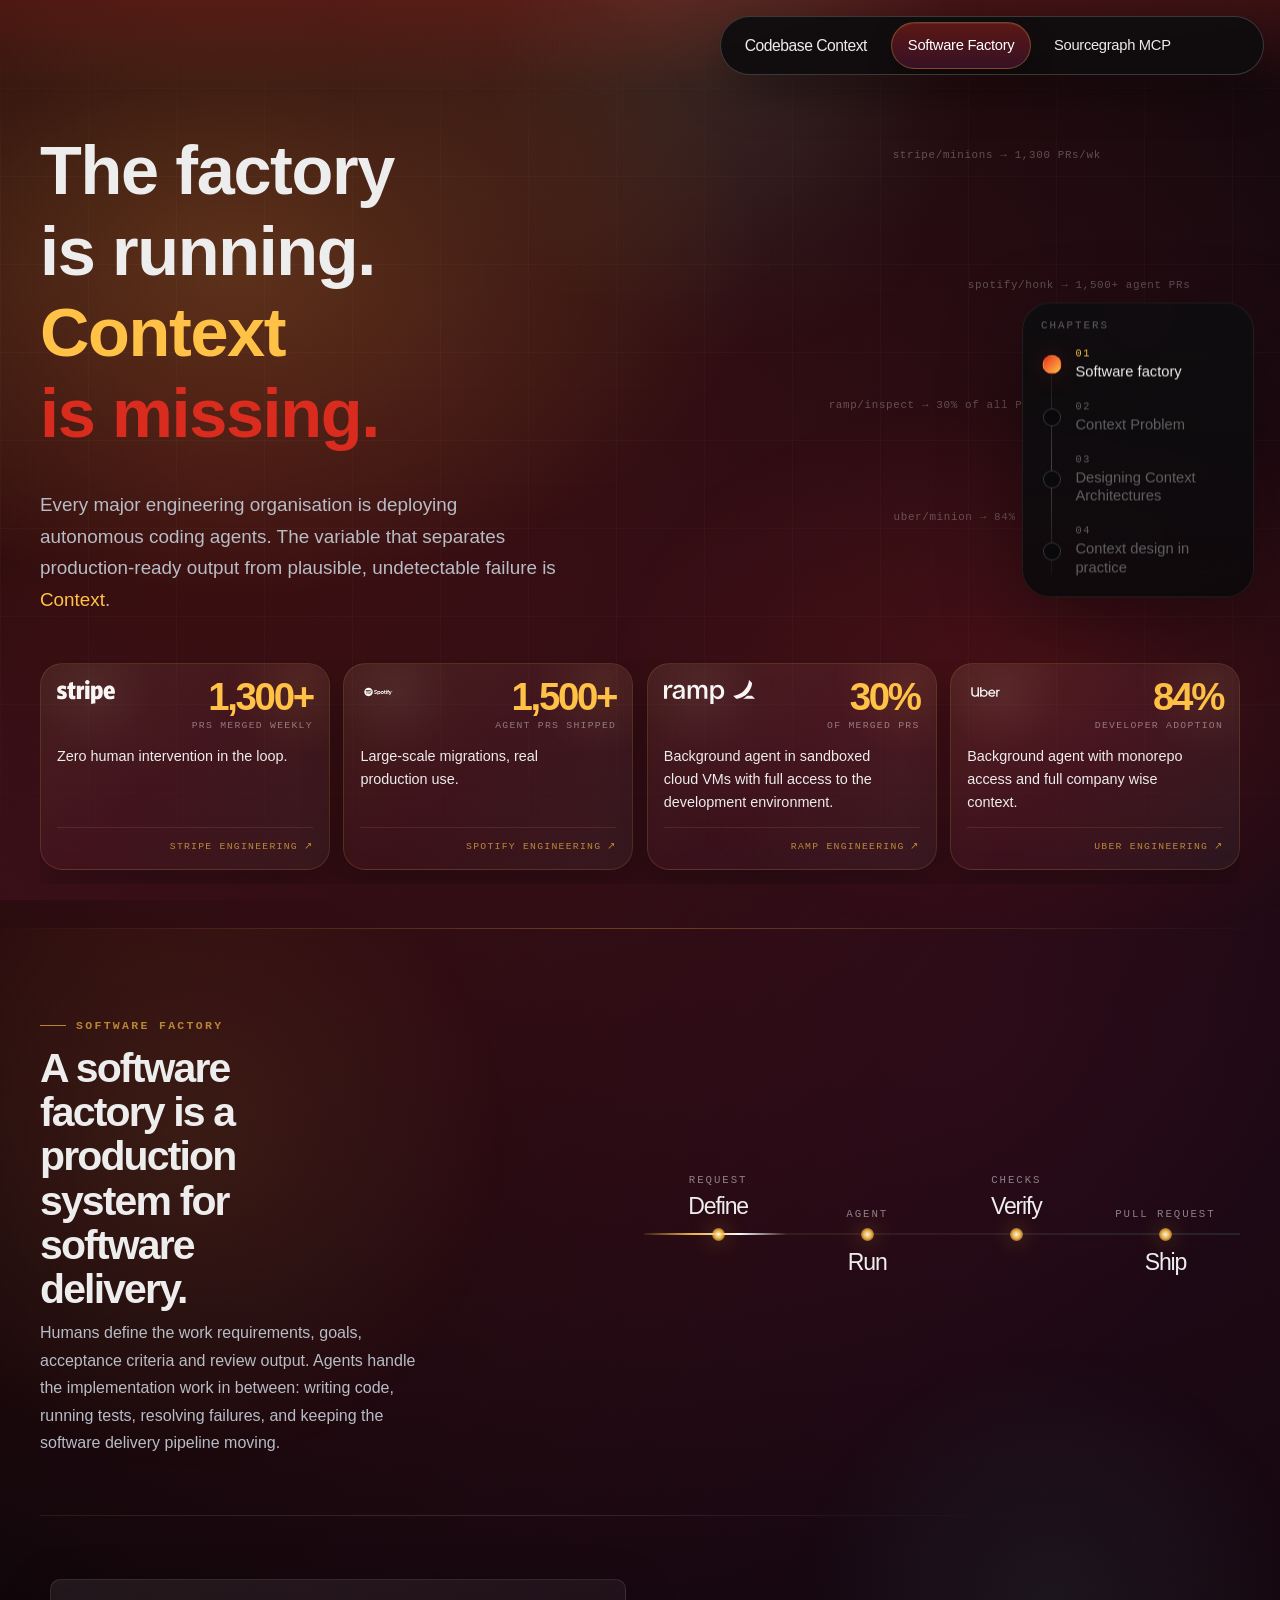
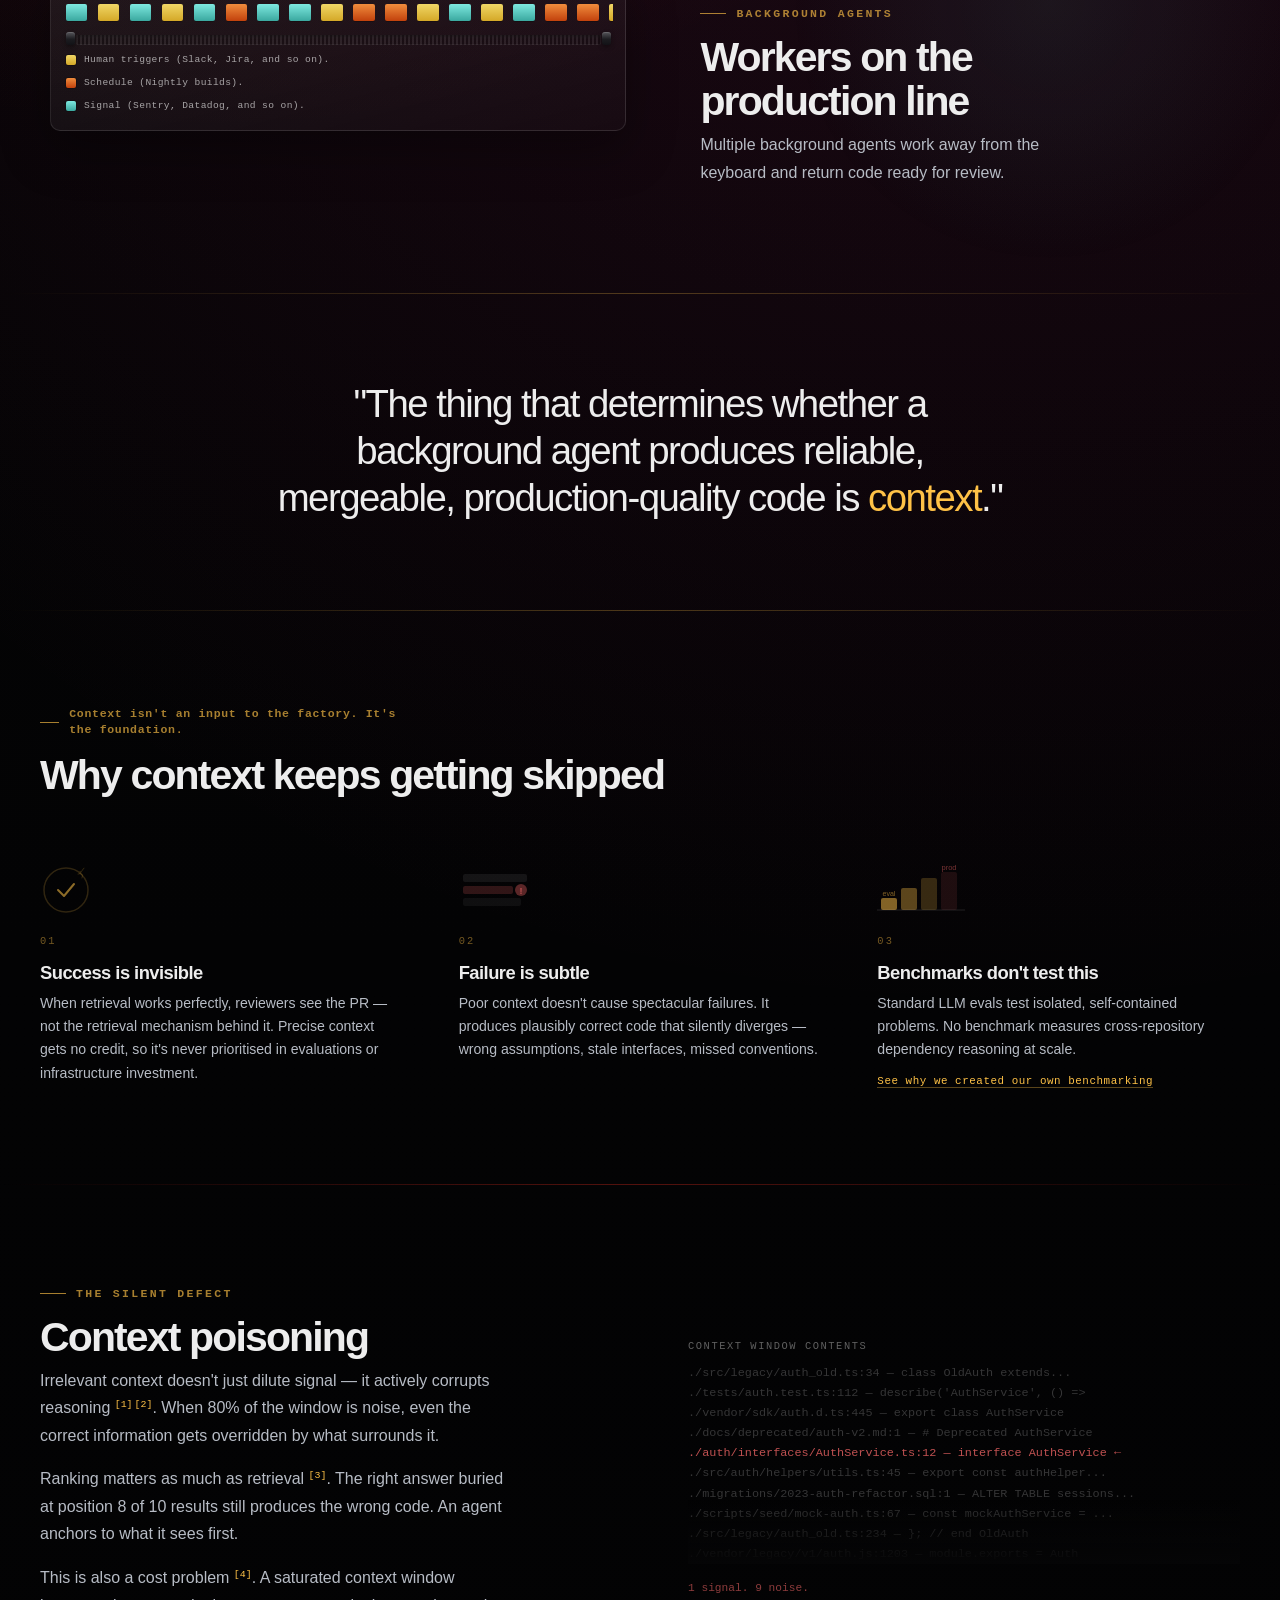
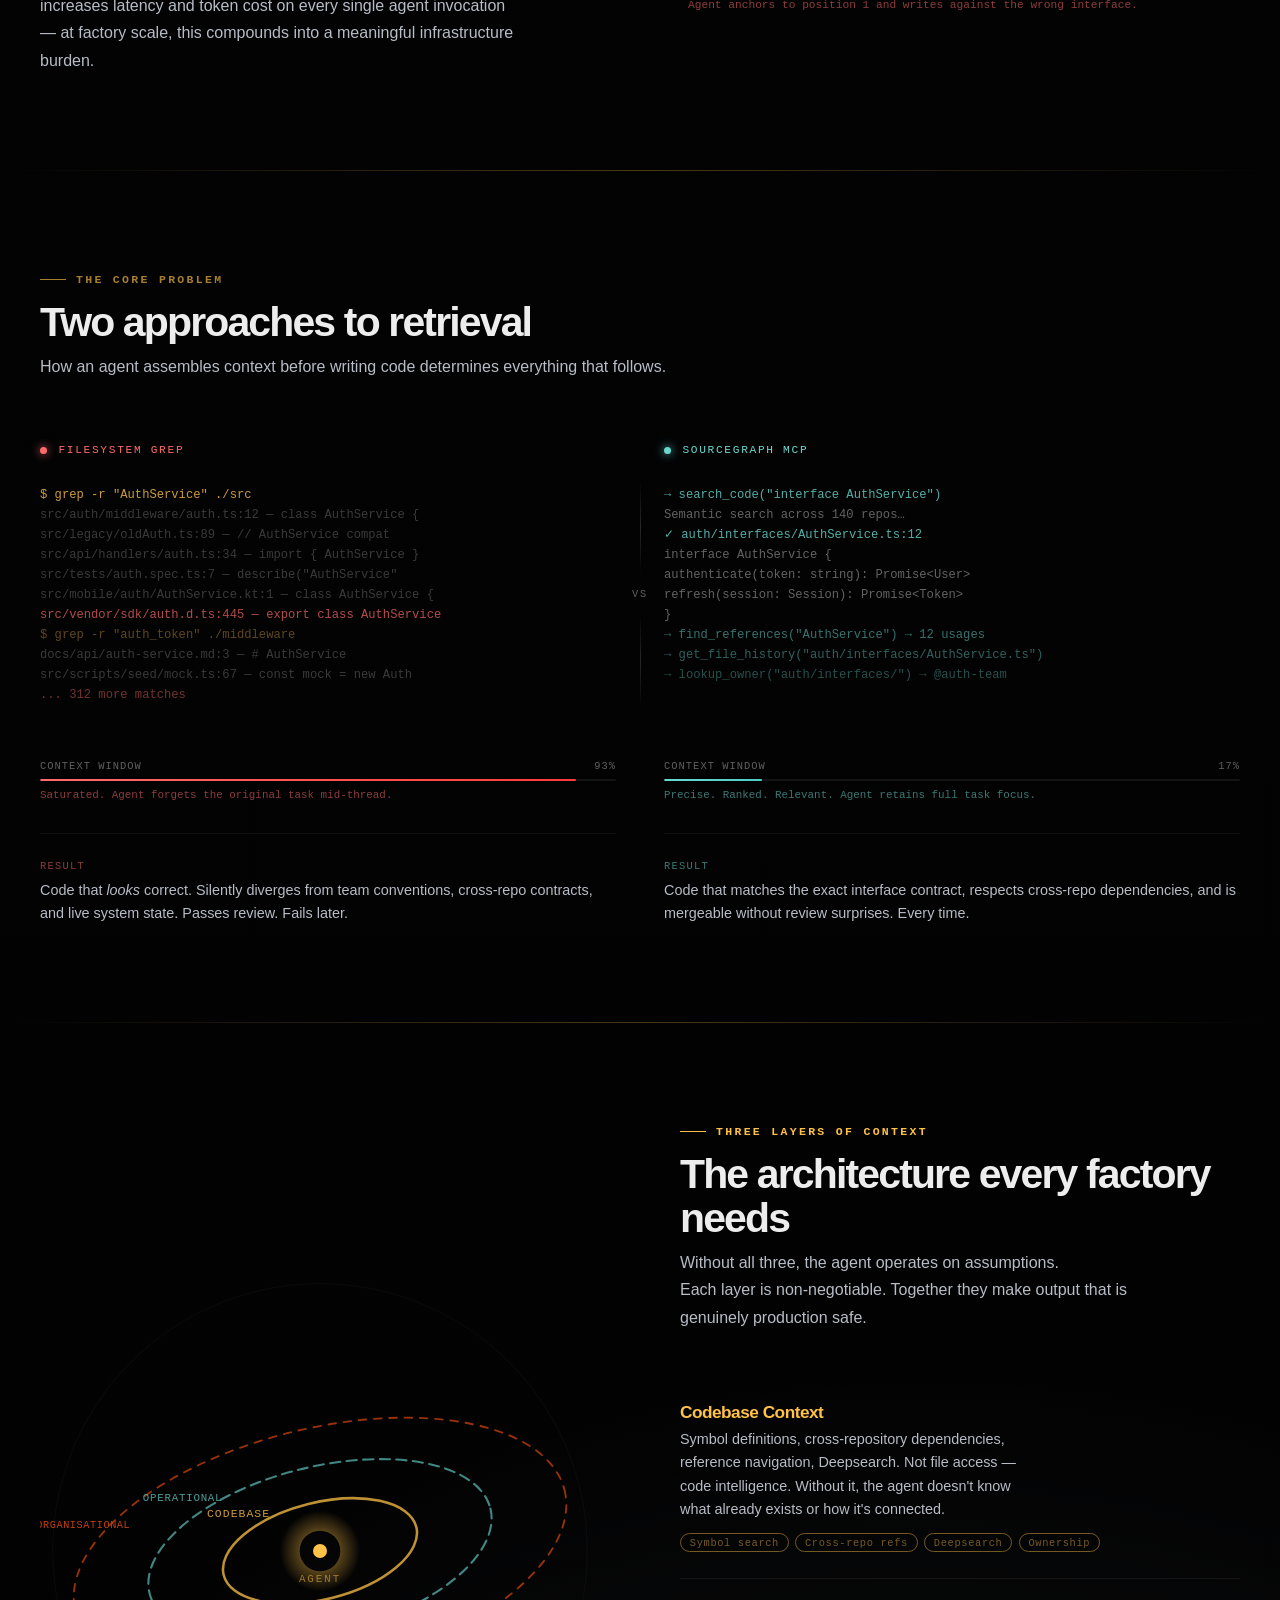
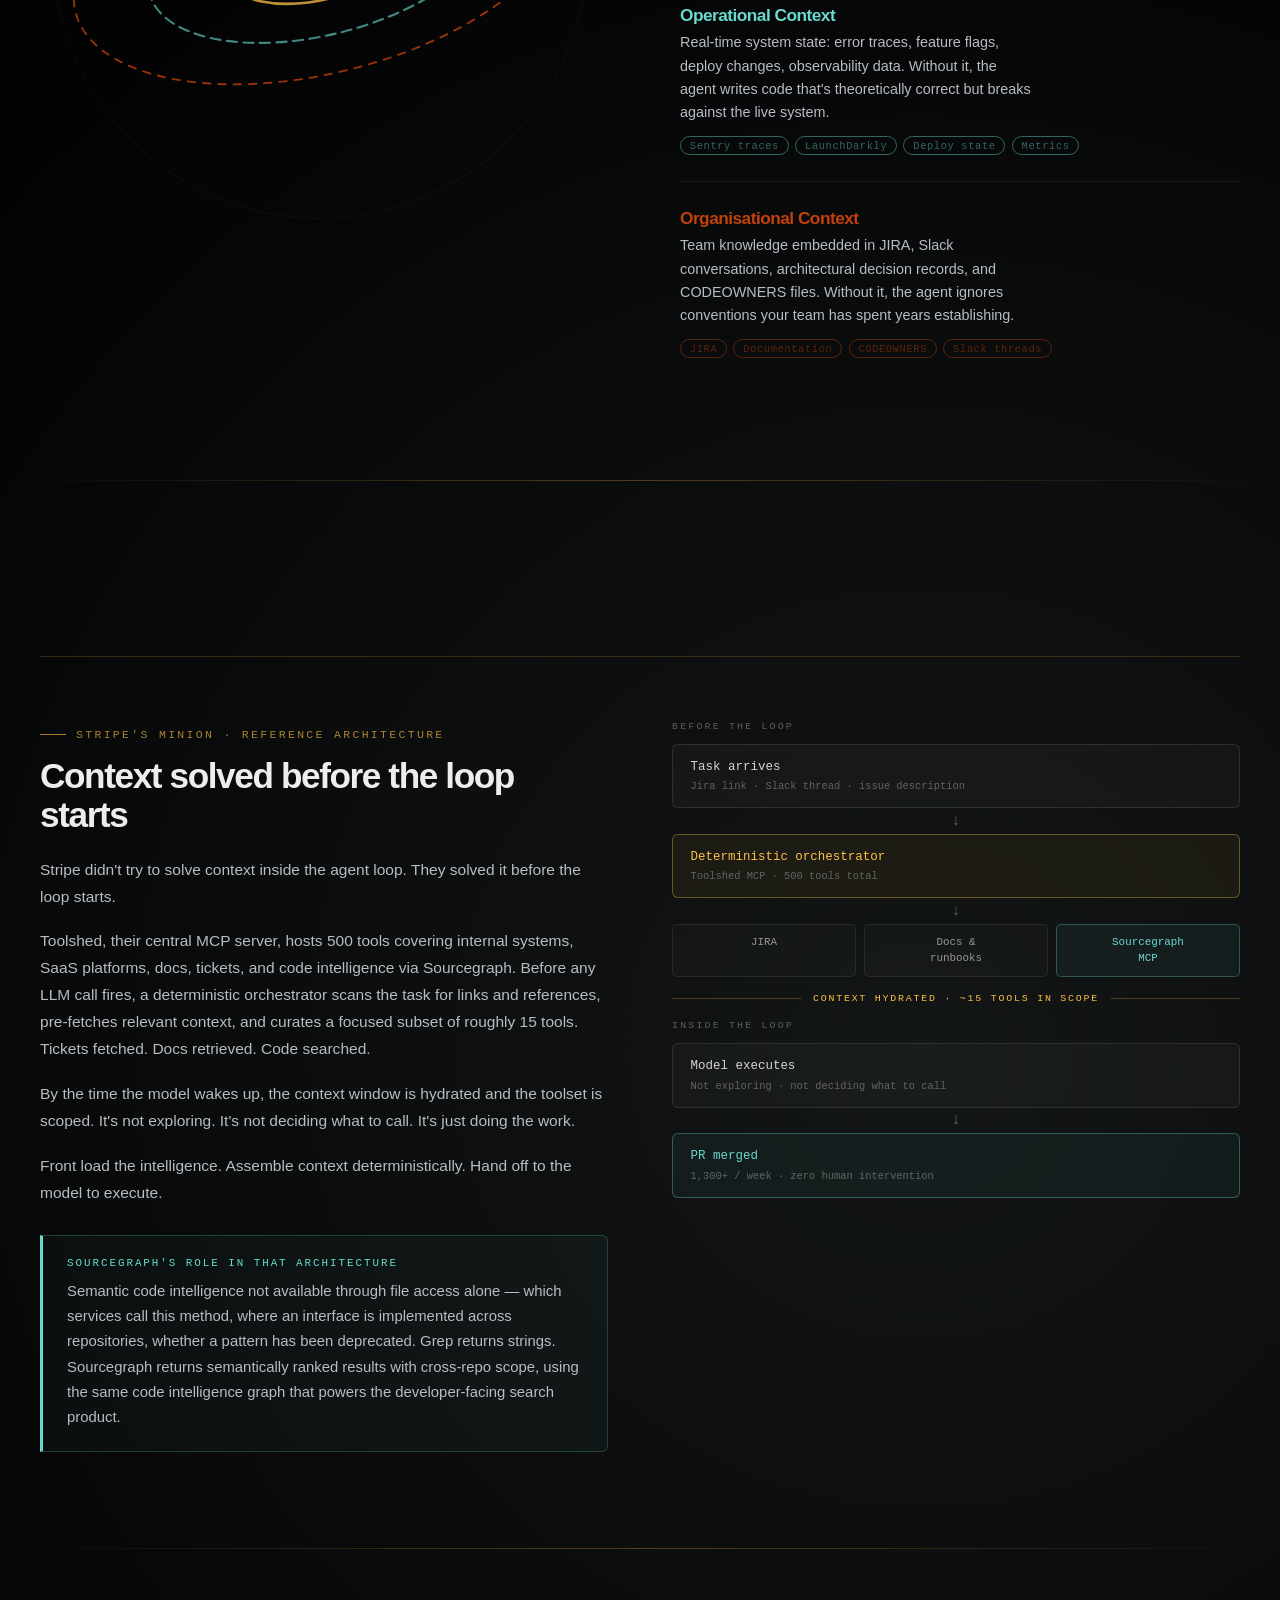
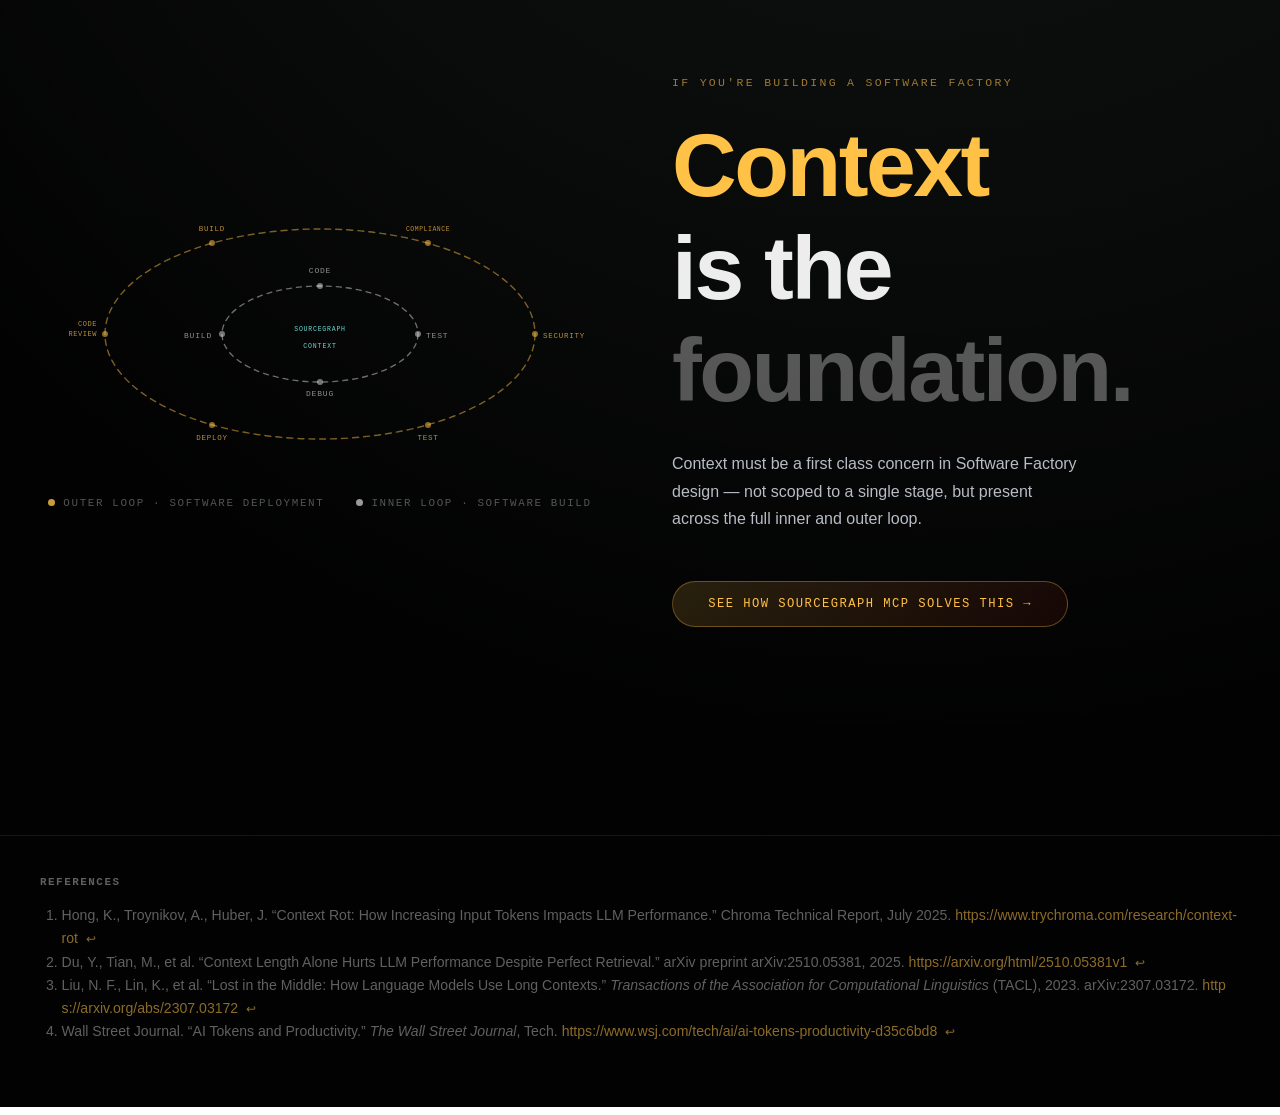
<file: context-problem.html>
<!DOCTYPE html>
<html lang="en">
<head>
  <meta charset="UTF-8">
  <meta name="viewport" content="width=device-width, initial-scale=1.0">
  <title>The Software Factory Is Here. Context Is Still Missing.</title>
  <meta name="description" content="Every major engineering organisation is building a software factory. The variable that separates production-ready output from plausible failure is always the same: context.">
  <link rel="icon" href="data:image/svg+xml,%3Csvg xmlns='http://www.w3.org/2000/svg' viewBox='0 0 64 64'%3E%3Cdefs%3E%3ClinearGradient id='g' x1='0%25' y1='0%25' x2='100%25' y2='100%25'%3E%3Cstop offset='0%25' stop-color='%23ffc247'/%3E%3Cstop offset='100%25' stop-color='%23ed2e20'/%3E%3C/linearGradient%3E%3C/defs%3E%3Crect width='64' height='64' rx='18' fill='%23040506'/%3E%3Ccircle cx='32' cy='32' r='18' fill='none' stroke='url(%23g)' stroke-width='2.5'/%3E%3Ccircle cx='32' cy='32' r='6' fill='url(%23g)'/%3E%3C/svg%3E">
  <link rel="preconnect" href="https://cdn.prod.website-files.com" crossorigin>
  <link rel="stylesheet" href="./assets/site.css">
  <style>
    /* ─── Palette ─────────────────────────────────────── */
    .factory-page {
      --f-gold:   #ffc247;
      --f-amber:  #ed2e20;
      --f-teal:   #69d9d0;
      /* Organisational layer: dark orange (readable on dark bg; replaces magenta) */
      --f-organisational: #c2410c;
      --f-dim:    rgba(255,255,255,0.32);
      --f-line:   rgba(255,194,71,0.18);
    }

    /* ─── Shared section chrome ───────────────────────── */
    .f-section {
      position: relative;
      padding: 6rem 0;
    }
    .f-section::before {
      content: "";
      position: absolute;
      inset: 0 0 auto;
      height: 1px;
      background: linear-gradient(90deg, transparent, rgba(255,194,71,0.28), transparent);
    }

    .f-kicker {
      display: inline-flex;
      align-items: center;
      gap: 0.65rem;
      margin-bottom: 0.9rem;
      font-family: var(--mono);
      font-size: 0.72rem;
      font-weight: 600;
      letter-spacing: 0.2em;
      text-transform: uppercase;
      color: var(--f-gold);
      opacity: 0.65;
    }
    .f-kicker::before {
      content: "";
      display: inline-block;
      width: 1.6rem;
      height: 1px;
      background: currentColor;
    }

    .f-kicker--sentence {
      text-transform: none;
      letter-spacing: 0.06em;
      line-height: 1.45;
      max-width: min(52ch, 100%);
    }

    .f-h2 {
      margin: 0 0 0.5rem;
      font-family: var(--display);
      font-size: clamp(1.7rem, 3.2vw, 2.6rem);
      font-weight: 700;
      line-height: 1.08;
      letter-spacing: -0.045em;
      max-width: 28ch;
    }

    .f-lead {
      max-width: 54ch;
      color: var(--text-dim);
      font-size: 1rem;
      line-height: 1.72;
      margin: 0.5rem 0 0;
    }

    /* Single-line lead when viewport is wide enough (avoids overflow on narrow screens) */
    .f-lead-one-line {
      max-width: none;
    }

    @media (min-width: 900px) {
      .f-lead-one-line {
        white-space: nowrap;
      }
    }

    .f-ref {
      font-family: var(--mono);
      font-size: 0.62em;
      line-height: 0;
      vertical-align: super;
    }

    .f-ref + .f-ref {
      margin-left: 0.2em;
    }

    .f-ref a {
      color: var(--f-gold);
      text-decoration: none;
      font-weight: 500;
    }

    .f-ref a:hover {
      text-decoration: underline;
      text-underline-offset: 0.1em;
    }

    .f-footnotes-wrap {
      margin-top: 4rem;
      padding: 2.5rem 0 4rem;
      border-top: 1px solid rgba(255, 255, 255, 0.08);
    }

    .f-footnotes-heading {
      margin: 0 0 1rem;
      font-family: var(--mono);
      font-size: 0.68rem;
      font-weight: 700;
      letter-spacing: 0.14em;
      text-transform: uppercase;
      color: var(--text-soft);
    }

    .f-footnotes-list {
      margin: 0;
      padding: 0 0 0 1.35rem;
      color: var(--text-soft);
      font-size: 0.88rem;
      line-height: 1.65;
    }

    .f-footnotes-list a {
      color: rgba(255, 194, 71, 0.55);
      word-break: break-all;
    }

    .f-footnotes-list a:hover {
      color: rgba(255, 194, 71, 0.85);
      text-decoration: underline;
    }

    .f-footnotes-back {
      margin-left: 0.25rem;
      color: var(--text-soft);
      text-decoration: none;
      font-size: 0.85em;
    }

    .f-footnotes-back:hover {
      color: var(--f-gold);
    }

    /* ─── Scroll reveal ───────────────────────────────── */
    .reveal {
      opacity: 0;
      transform: translateY(1.2rem);
      transition: opacity 0.65s ease, transform 0.65s ease;
    }
    .reveal.is-visible { opacity: 1; transform: none; }
    .reveal-d1 { transition-delay: 0.1s; }
    .reveal-d2 { transition-delay: 0.2s; }
    .reveal-d3 { transition-delay: 0.32s; }

    /* ─── HERO ────────────────────────────────────────── */
    .factory-hero {
      position: relative;
      min-height: 100svh;
      display: flex;
      align-items: flex-start;
      padding: calc(var(--utility-offset) + 2.5rem) 0 2.75rem;
      overflow: clip;
    }

    .factory-hero-bg {
      position: absolute;
      inset: 0;
      pointer-events: none;
    }
    .factory-hero-bg::before {
      content: "";
      position: absolute;
      inset: 0;
      background:
        radial-gradient(ellipse at 18% 28%, rgba(255,194,71,0.2) 0%, transparent 36%),
        radial-gradient(ellipse at 82% 72%, rgba(237,46,32,0.14) 0%, transparent 30%),
        radial-gradient(ellipse at 58% 8%,  rgba(105,217,208,0.08) 0%, transparent 24%);
    }
    .factory-hero-grid {
      position: absolute;
      inset: 0;
      background-image:
        linear-gradient(rgba(255,255,255,0.022) 1px, transparent 1px),
        linear-gradient(90deg, rgba(255,255,255,0.022) 1px, transparent 1px);
      background-size: 5.5rem 5.5rem;
      mask-image: linear-gradient(180deg, transparent 0%, black 16%, black 72%, transparent 100%);
      animation: gridDrift 28s linear infinite;
    }
    @keyframes gridDrift {
      from { background-position: 0 0; }
      to   { background-position: 5.5rem 5.5rem; }
    }

    .factory-hero-inner {
      position: relative;
      z-index: 1;
      width: 100%;
      min-height: calc(100svh - var(--utility-offset) - 5.25rem);
      display: flex;
      flex-direction: column;
      justify-content: space-between;
      gap: 2.5rem;
    }

    .factory-hero-copy {
      max-width: 40rem;
      padding-top: 0.35rem;
    }

    .factory-hero-eyebrow {
      display: inline-flex;
      align-items: center;
      gap: 0.75rem;
      margin-bottom: 2.2rem;
      font-family: var(--mono);
      font-size: 0.72rem;
      letter-spacing: 0.22em;
      text-transform: uppercase;
      color: var(--f-gold);
      opacity: 0.7;
    }
    .factory-hero-eyebrow::before {
      content: "";
      display: inline-block;
      width: 2.8rem;
      height: 1px;
      background: currentColor;
    }

    .factory-hero-title {
      display: flex;
      flex-direction: column;
      align-items: flex-start;
      gap: clamp(0.2rem, 0.55vw, 0.45rem);
      margin: 0 0 2.4rem;
      font-family: var(--display);
      font-size: clamp(2.15rem, 5.35vw, 4.7rem);
      font-weight: 700;
      line-height: 1.08;
      letter-spacing: -0.02em;
    }
    .factory-hero-title .line-white  { display: block; color: var(--text); }
    .factory-hero-title .line-gold   { display: block; color: var(--f-gold); }
    .factory-hero-title .line-red    { display: block; color: rgba(237,46,32,0.88); }
    .factory-hero-title .line-dim    { display: block; color: var(--f-dim); font-size: 0.58em; letter-spacing: 0.02em; margin-top: 0.08em; }

    .factory-hero-lede {
      max-width: 50ch;
      font-size: clamp(1rem, 1.5vw, 1.18rem);
      line-height: 1.68;
      color: var(--text-dim);
      margin: 0;
    }

    .factory-hero-lede-emphasis {
      color: var(--f-gold);
      font-weight: 500;
    }

    /* floating chips */
    .hero-chip {
      position: absolute;
      font-family: var(--mono);
      font-size: 0.68rem;
      color: rgba(255,255,255,0.28);
      white-space: nowrap;
      pointer-events: none;
      letter-spacing: 0.06em;
    }
    .hero-chip-1 { top: 16%; right: 14%; animation: chipFloat 9s ease-in-out infinite; }
    .hero-chip-2 { top: 30%; right: 7%;  animation: chipFloat 11s ease-in-out infinite 1.5s; }
    .hero-chip-3 { top: 43%; right: 19%; animation: chipFloat 8s ease-in-out infinite 3s; }
    .hero-chip-4 { top: 55%; right: 10%; animation: chipFloat 10s ease-in-out infinite 0.8s; }
    @keyframes chipFloat {
      0%,100% { transform: translateY(0); opacity: 0.28; }
      50%      { transform: translateY(-0.9rem); opacity: 0.55; }
    }

    /* ─── PRODUCTION GALLERY ─────────────────────────── */
    .factory-gallery {
      position: relative;
      overflow: clip;
    }

    .factory-gallery::after {
      content: "";
      position: absolute;
      inset: auto 0 0;
      height: 1px;
      background: linear-gradient(90deg, transparent, rgba(255,194,71,0.18), transparent);
      opacity: 0.8;
    }

    .factory-gallery-note {
      color: rgba(255,255,255,0.42);
      font-family: var(--mono);
      font-size: 0.68rem;
      letter-spacing: 0.14em;
      text-transform: uppercase;
      white-space: nowrap;
      display: block;
      width: fit-content;
      margin: 0 0 1.25rem auto;
    }

    .factory-gallery-track {
      display: grid;
      grid-auto-flow: column;
      grid-auto-columns: minmax(21rem, 29rem);
      align-items: stretch;
      gap: 1rem;
      overflow-x: auto;
      padding: 0.5rem 0 1.25rem;
      scroll-snap-type: x mandatory;
      scrollbar-width: thin;
      scrollbar-color: rgba(255,194,71,0.52) rgba(255,255,255,0.04);
    }

    .factory-gallery-track::-webkit-scrollbar {
      height: 10px;
    }

    .factory-gallery-track::-webkit-scrollbar-track {
      background: rgba(255,255,255,0.035);
      border-radius: 999px;
    }

    .factory-gallery-track::-webkit-scrollbar-thumb {
      background: linear-gradient(90deg, rgba(255,194,71,0.86), rgba(237,46,32,0.8));
      border-radius: 999px;
    }

    .factory-gallery-card {
      position: relative;
      min-height: 0;
      height: 100%;
      align-self: stretch;
      padding: 1.35rem 1.35rem 1.4rem;
      border-radius: 1.7rem;
      border: 1px solid rgba(255,194,71,0.14);
      background:
        linear-gradient(180deg, rgba(255,255,255,0.035), rgba(255,255,255,0.01)),
        linear-gradient(135deg, rgba(255,194,71,0.05), rgba(214,38,135,0.035) 48%, rgba(105,217,208,0.045));
      box-shadow: 0 26px 60px rgba(0,0,0,0.26);
      scroll-snap-align: start;
      display: flex;
      flex-direction: column;
      gap: 0.95rem;
    }

    .factory-gallery-card::before {
      content: "";
      position: absolute;
      inset: 0;
      border-radius: inherit;
      background:
        radial-gradient(circle at 18% 14%, rgba(255,255,255,0.05), transparent 22%),
        radial-gradient(circle at 90% 10%, rgba(255,194,71,0.08), transparent 24%);
      pointer-events: none;
    }

    .factory-gallery-top,
    .factory-gallery-bottom {
      position: relative;
      z-index: 1;
    }

    .factory-gallery-top {
      display: grid;
      gap: 1.1rem;
    }

    .factory-gallery-meta {
      display: flex;
      align-items: start;
      justify-content: space-between;
      gap: 1rem;
    }

    .factory-gallery-logo {
      height: clamp(1.9rem, 2.4vw, 2.45rem);
      width: auto;
      max-width: 8rem;
      filter: brightness(0) invert(1);
      opacity: 0.96;
    }

    .factory-gallery-value {
      text-align: right;
    }

    .factory-gallery-value strong {
      display: block;
      font-size: clamp(2.1rem, 4vw, 3.2rem);
      line-height: 0.9;
      letter-spacing: -0.06em;
      color: var(--f-gold);
    }

    .factory-gallery-value span {
      display: block;
      margin-top: 0.35rem;
      color: rgba(255,255,255,0.42);
      font-family: var(--mono);
      font-size: 0.68rem;
      letter-spacing: 0.14em;
      text-transform: uppercase;
    }

    .factory-gallery-body {
      margin: 0;
      color: rgba(236,236,239,0.82);
      font-size: 1rem;
      line-height: 1.7;
      max-width: 34ch;
    }

    .factory-gallery-body strong {
      color: var(--text);
      font-weight: 500;
    }

    .factory-gallery-bottom {
      display: flex;
      align-items: center;
      justify-content: flex-end;
      gap: 1rem;
      margin-top: auto;
      padding-top: 0.75rem;
      border-top: 1px solid rgba(255,194,71,0.12);
    }

    .factory-gallery-tag {
      color: rgba(255,194,71,0.7);
      font-family: var(--mono);
      font-size: 0.68rem;
      letter-spacing: 0.14em;
      text-transform: uppercase;
    }

    .factory-gallery-link {
      display: inline-flex;
      align-items: center;
      gap: 0.35rem;
      color: var(--f-gold);
      font-family: var(--mono);
      font-size: 0.68rem;
      letter-spacing: 0.12em;
      text-transform: uppercase;
      opacity: 0.66;
      transition: opacity 0.2s ease;
    }

    .factory-gallery-link:hover {
      opacity: 1;
    }

    .factory-gallery-link::after {
      content: "↗";
    }

    .factory-hero-gallery {
      position: relative;
      width: 100%;
      margin-top: 0.25rem;
    }

    .factory-hero-gallery .factory-gallery-note {
      margin-bottom: 0.8rem;
      font-size: 0.63rem;
      letter-spacing: 0.18em;
    }

    .factory-hero-gallery .factory-gallery-track {
      grid-auto-columns: minmax(17rem, 21rem);
      align-items: stretch;
      gap: 0.85rem;
      padding: 0.2rem 0 0.9rem;
    }

    .factory-hero-gallery .factory-gallery-card {
      min-height: 0;
      height: 100%;
      align-self: stretch;
      padding: 1rem 1rem 1.05rem;
      border-radius: 1.4rem;
      gap: 0.85rem;
      box-shadow: 0 18px 42px rgba(0,0,0,0.24);
    }

    .factory-hero-gallery .factory-gallery-top {
      gap: 0.9rem;
    }

    .factory-hero-gallery .factory-gallery-logo {
      height: clamp(1.45rem, 1.9vw, 1.85rem);
      max-width: 7.1rem;
    }

    .factory-hero-gallery .factory-gallery-value strong {
      font-size: clamp(1.85rem, 3vw, 2.75rem);
    }

    .factory-hero-gallery .factory-gallery-value span,
    .factory-hero-gallery .factory-gallery-tag,
    .factory-hero-gallery .factory-gallery-link {
      font-size: 0.61rem;
      letter-spacing: 0.13em;
    }

    .factory-hero-gallery .factory-gallery-body {
      font-size: 0.9rem;
      line-height: 1.58;
      max-width: 29ch;
    }

    .factory-hero-gallery .factory-gallery-bottom {
      padding-top: 0.75rem;
    }

    /* ─── SOFTWARE FACTORY PRIMER ────────────────────── */
    .factory-primer {
      position: relative;
      padding: 5.2rem 0 5rem;
      overflow: clip;
    }
    .factory-primer::before {
      content: "";
      position: absolute;
      inset: 0 0 auto;
      height: 1px;
      background: linear-gradient(90deg, transparent, rgba(255,194,71,0.28), transparent);
    }
    .factory-primer::after {
      content: "";
      position: absolute;
      inset: 0;
      pointer-events: none;
      background:
        radial-gradient(circle at 14% 22%, rgba(255,194,71,0.1), transparent 26%),
        radial-gradient(circle at 82% 70%, rgba(105,217,208,0.08), transparent 22%);
      opacity: 0.9;
    }

    .factory-primer-inner {
      position: relative;
      z-index: 1;
      display: grid;
      gap: 3.6rem;
    }

    .factory-primer-row {
      display: grid;
      grid-template-columns: minmax(0, 0.95fr) minmax(0, 1.05fr);
      gap: clamp(2rem, 5vw, 5rem);
      align-items: center;
    }

    .factory-primer-row--reverse {
      grid-template-columns: minmax(0, 1.05fr) minmax(0, 0.95fr);
    }

    .factory-primer-row--reverse .factory-primer-copy {
      order: 2;
    }

    .factory-primer-row--reverse .factory-primer-visual {
      order: 1;
    }

    .factory-primer-copy .f-h2,
    .factory-primer-copy .factory-primer-title {
      max-width: 13ch;
    }

    .factory-primer-copy .f-lead {
      max-width: 44ch;
    }

    .factory-primer-divider {
      height: 1px;
      background: linear-gradient(90deg, rgba(255,194,71,0.1), rgba(255,255,255,0.12), transparent 82%);
    }

    .factory-primer-visual {
      position: relative;
      min-height: 15rem;
    }

    .factory-flow {
      display: grid;
      grid-template-columns: repeat(4, minmax(0, 1fr));
      align-items: center;
      min-height: 100%;
      padding: 2rem 0;
      position: relative;
    }
    .factory-flow::before,
    .factory-flow::after {
      content: "";
      position: absolute;
      left: 0;
      right: 0;
      top: 50%;
      transform: translateY(-50%);
    }
    .factory-flow::before {
      height: 1px;
      background: linear-gradient(90deg, rgba(255,194,71,0.2), rgba(255,255,255,0.12), rgba(105,217,208,0.25));
    }
    .factory-flow::after {
      height: 2px;
      width: 24%;
      right: auto;
      background: linear-gradient(90deg, rgba(255,194,71,0), rgba(255,194,71,0.9), rgba(255,255,255,0.98), rgba(105,217,208,0));
      filter: blur(0.6px);
      animation: primerFlowPulse 4.8s cubic-bezier(0.35, 0, 0.2, 1) infinite;
    }

    .factory-flow-step {
      position: relative;
      z-index: 1;
      display: grid;
      grid-template-rows: 1fr auto 1fr;
      align-items: center;
      justify-items: center;
      gap: 0.35rem;
      text-align: center;
      min-height: 11.5rem;
    }

    .factory-flow-stack {
      display: flex;
      flex-direction: column;
      align-items: center;
      justify-content: center;
      gap: 0.45rem;
      max-width: 100%;
    }

    .factory-flow-stack--above {
      align-self: end;
      padding-bottom: 0.15rem;
    }

    .factory-flow-stack--below {
      align-self: start;
      padding-top: 0.15rem;
    }

    .factory-flow-void {
      min-height: 0;
      pointer-events: none;
    }

    .factory-flow-dot {
      width: 0.82rem;
      height: 0.82rem;
      border-radius: 50%;
      background: radial-gradient(circle, rgba(255,255,255,0.95) 0%, rgba(255,194,71,0.92) 42%, rgba(255,194,71,0.16) 100%);
      box-shadow: 0 0 22px rgba(255,194,71,0.4);
      animation: primerDotPulse 3.8s ease-in-out infinite;
    }

    .factory-flow-step:nth-child(2) .factory-flow-dot {
      animation-delay: -0.8s;
    }

    .factory-flow-step:nth-child(3) .factory-flow-dot {
      animation-delay: -1.4s;
    }

    .factory-flow-step:nth-child(4) .factory-flow-dot {
      animation-delay: -2s;
    }

    .factory-flow-label {
      font-family: var(--mono);
      font-size: 0.67rem;
      letter-spacing: 0.18em;
      text-transform: uppercase;
      color: rgba(255,255,255,0.48);
      white-space: nowrap;
    }

    .factory-flow-word {
      font-family: var(--display);
      font-size: clamp(1rem, 1.8vw, 1.45rem);
      letter-spacing: -0.05em;
      color: var(--text);
    }

    .factory-agent-system {
      position: relative;
      display: flex;
      flex-direction: column;
      align-items: stretch;
      justify-content: center;
      gap: 1rem;
      min-height: 100%;
      padding: 0.35rem 0;
    }

    .factory-agent-conveyor {
      width: 100%;
      max-width: 36rem;
      margin-inline: auto;
      border-radius: 10px;
      background: linear-gradient(165deg, rgba(255,255,255,0.07) 0%, rgba(255,255,255,0.02) 100%);
      border: 1px solid rgba(255,255,255,0.1);
      box-shadow: 0 18px 48px rgba(0,0,0,0.35);
      padding: 0.85rem 0.9rem 1rem;
    }

    .conveyor-viewport {
      position: relative;
      display: flex;
      flex-direction: column;
      gap: 0.5rem;
      border-radius: 6px;
      padding: 0.65rem 0 0.55rem;
    }

    .conveyor-blocks-row {
      overflow: hidden;
      margin: 0 -0.15rem;
      padding: 0 0.15rem 0.15rem;
    }

    .conveyor-marquee {
      display: flex;
      width: max-content;
      gap: 0.65rem;
      align-items: flex-end;
      animation: conveyorScrollRtl 20s linear infinite;
    }

    /* Items move right → left (strip translates left). */
    @keyframes conveyorScrollRtl {
      0% {
        transform: translateX(0);
      }

      100% {
        transform: translateX(-50%);
      }
    }

    .conveyor-belt-assembly {
      display: flex;
      align-items: flex-end;
      width: 100%;
      gap: 0;
    }

    .conveyor-belt-roller {
      flex-shrink: 0;
      width: 9px;
      height: 13px;
      border-radius: 3px;
      background: linear-gradient(180deg, rgba(90,90,95,0.95) 0%, rgba(28,28,32,1) 55%, rgba(18,18,22,1) 100%);
      box-shadow:
        inset 0 1px 0 rgba(255,255,255,0.12),
        0 2px 4px rgba(0,0,0,0.35);
    }

    .conveyor-belt-surface {
      flex: 1;
      min-width: 0;
      height: 10px;
      border-radius: 2px;
      margin: 0 1px;
      background-image:
        linear-gradient(180deg, rgba(255,255,255,0.07) 0%, transparent 42%),
        repeating-linear-gradient(
          90deg,
          rgba(255,255,255,0.07) 0 2px,
          rgba(0,0,0,0.15) 2px 4px
        );
      background-size: 100% 100%, 8px 100%;
      background-repeat: no-repeat, repeat;
      box-shadow:
        inset 0 2px 3px rgba(0,0,0,0.45),
        inset 0 -1px 0 rgba(255,255,255,0.06);
      animation: conveyorBeltTread 1.1s linear infinite;
    }

    @keyframes conveyorBeltTread {
      0% {
        background-position: 0 0, 0 0;
      }

      100% {
        background-position: 0 0, -8px 0;
      }
    }

    .conveyor-item {
      flex-shrink: 0;
      width: 1.35rem;
      height: 1.1rem;
      border-radius: 2px;
      box-shadow: 0 1px 0 rgba(0,0,0,0.25);
    }

    .conveyor-item--yellow {
      background: linear-gradient(180deg, #f0d666 0%, #d4a827 100%);
    }

    .conveyor-item--orange {
      background: linear-gradient(180deg, #f08c3d 0%, #c2410c 100%);
    }

    .conveyor-item--teal {
      background: linear-gradient(180deg, #7ee8df 0%, #3aa89f 100%);
    }

    .conveyor-legend {
      margin: 0;
      padding: 0;
      list-style: none;
      display: grid;
      gap: 0.5rem;
      font-family: var(--mono);
      font-size: 0.6rem;
      letter-spacing: 0.04em;
      line-height: 1.55;
      color: rgba(255,255,255,0.62);
    }

    .conveyor-legend li {
      display: flex;
      align-items: flex-start;
      gap: 0.5rem;
    }

    .conveyor-legend-swatch {
      flex-shrink: 0;
      width: 0.65rem;
      height: 0.65rem;
      border-radius: 2px;
      margin-top: 0.15em;
      box-shadow: 0 0 0 1px rgba(0,0,0,0.2);
    }

    .conveyor-legend-swatch--yellow {
      background: linear-gradient(180deg, #f0d666 0%, #d4a827 100%);
    }

    .conveyor-legend-swatch--orange {
      background: linear-gradient(180deg, #f08c3d 0%, #c2410c 100%);
    }

    .conveyor-legend-swatch--teal {
      background: linear-gradient(180deg, #7ee8df 0%, #3aa89f 100%);
    }

    @media (prefers-reduced-motion: reduce) {
      .conveyor-marquee {
        animation: none;
        transform: translateX(-18%);
      }

      .conveyor-belt-surface {
        animation: none;
      }
    }

    @keyframes primerFlowPulse {
      0% {
        transform: translate(0, -50%);
        opacity: 0;
      }

      12% {
        opacity: 1;
      }

      78% {
        opacity: 1;
      }

      100% {
        transform: translate(320%, -50%);
        opacity: 0;
      }
    }

    @keyframes primerDotPulse {
      0%,
      100% {
        transform: scale(0.92);
        opacity: 0.72;
      }

      50% {
        transform: scale(1.14);
        opacity: 1;
      }
    }

    /* ─── PULL QUOTE ──────────────────────────────────── */
    .factory-pullquote {
      position: relative;
      padding: 5.5rem 0;
      text-align: center;
    }
    .factory-pullquote::before {
      content: "";
      position: absolute;
      inset: 0 0 auto;
      height: 1px;
      background: linear-gradient(90deg, transparent, rgba(255,194,71,0.28), transparent);
    }
    .factory-pullquote blockquote {
      margin: 0 auto;
      max-width: 46rem;
      font-family: var(--display);
      font-size: clamp(1.5rem, 3vw, 2.5rem);
      font-weight: 500;
      line-height: 1.22;
      letter-spacing: -0.04em;
    }
    .factory-pullquote blockquote em {
      font-style: normal;
      color: var(--f-gold);
    }

    /* ─── CONTRAST ────────────────────────────────────── */
    .factory-contrast-grid {
      display: grid;
      grid-template-columns: 1fr 3rem 1fr;
      gap: 0;
      margin-top: 4rem;
      align-items: start;
    }

    .f-approach-label {
      display: flex;
      align-items: center;
      gap: 0.7rem;
      margin-bottom: 1.8rem;
      font-family: var(--mono);
      font-size: 0.7rem;
      letter-spacing: 0.15em;
      text-transform: uppercase;
    }
    .f-approach-label--chaos     { color: #ff6b6b; }
    .f-approach-label--precision { color: var(--f-teal); }
    .f-approach-dot {
      width: 0.45rem;
      height: 0.45rem;
      border-radius: 50%;
      background: currentColor;
      box-shadow: 0 0 10px currentColor;
      flex-shrink: 0;
    }

    .f-terminal {
      font-family: var(--mono);
      font-size: 0.76rem;
      line-height: 1.65;
      color: rgba(255,255,255,0.7);
      min-height: 15rem;
    }
    .f-terminal-cmd     { color: rgba(255,194,71,0.8); }
    .f-terminal-noise   { color: rgba(255,255,255,0.22); display: block; }
    .f-terminal-alert   { color: rgba(255,107,107,0.7); }
    .f-terminal-teal    { color: rgba(105,217,208,0.8); }
    .f-terminal-muted   { color: rgba(255,255,255,0.38); display: block; }

    .f-ctx-bar { margin-top: 2.2rem; }
    .f-ctx-bar-header {
      display: flex;
      justify-content: space-between;
      margin-bottom: 0.45rem;
      font-family: var(--mono);
      font-size: 0.65rem;
      letter-spacing: 0.1em;
      text-transform: uppercase;
      color: var(--text-soft);
    }
    .f-ctx-bar-track {
      height: 2px;
      background: rgba(255,255,255,0.07);
      border-radius: 999px;
      overflow: hidden;
    }
    .f-ctx-bar-fill {
      height: 100%;
      border-radius: 999px;
      width: 0%;
      transition: width 2.4s cubic-bezier(0.22,0.1,0.36,1);
    }
    .f-ctx-bar-fill--chaos     { background: linear-gradient(90deg,#ff6b6b,#ff3a3a); }
    .f-ctx-bar-fill--precision { background: linear-gradient(90deg,var(--f-teal),#4ecdc4); }
    .f-ctx-bar-note {
      margin-top: 0.5rem;
      font-family: var(--mono);
      font-size: 0.68rem;
      color: var(--text-soft);
    }

    .f-outcome {
      margin-top: 2rem;
      padding-top: 1.6rem;
      border-top: 1px solid rgba(255,255,255,0.06);
    }
    .f-outcome-label {
      font-family: var(--mono);
      font-size: 0.65rem;
      letter-spacing: 0.12em;
      text-transform: uppercase;
      margin-bottom: 0.45rem;
    }
    .f-outcome-label--chaos     { color: rgba(255,107,107,0.55); }
    .f-outcome-label--precision { color: rgba(105,217,208,0.55); }
    .f-outcome-text {
      font-size: 0.9rem;
      color: var(--text-dim);
      line-height: 1.62;
    }

    .f-contrast-divider {
      display: flex;
      flex-direction: column;
      align-items: center;
      gap: 0.8rem;
      padding-top: 2.2rem;
    }
    .f-contrast-divider-line {
      width: 1px;
      flex: 1;
      min-height: 6rem;
      background: linear-gradient(180deg, transparent, rgba(255,255,255,0.15), transparent);
    }
    .f-contrast-vs {
      font-family: var(--mono);
      font-size: 0.65rem;
      letter-spacing: 0.18em;
      text-transform: uppercase;
      color: var(--text-soft);
    }

    /* ─── THREE LAYERS ────────────────────────────────── */
    .factory-layers-layout {
      display: grid;
      grid-template-columns: 1fr 1fr;
      gap: 5rem;
      align-items: center;
    }

    .factory-layers-svg {
      max-width: 42rem;
      width: 100%;
    }
    /* Ring label must match organisational orange (explicit fill beats any inherited SVG/text styling) */
    .factory-layers-svg text.factory-org-ring-label {
      fill: var(--f-organisational);
      fill-opacity: 1;
    }

    .f-layer { padding: 1.6rem 0; }
    .f-layer + .f-layer { border-top: 1px solid rgba(255,255,255,0.07); }

    .f-layer-name {
      font-family: var(--display);
      font-size: 1.08rem;
      font-weight: 700;
      letter-spacing: -0.03em;
      margin-bottom: 0.35rem;
    }
    .f-layer-name--cb   { color: var(--f-gold); }
    .f-layer-name--ops  { color: var(--f-teal); }
    .f-layer-name--org  { color: var(--f-organisational); }

    .f-layer-desc {
      font-size: 0.9rem;
      color: var(--text-dim);
      line-height: 1.62;
      max-width: 44ch;
    }

    .f-layer-tags {
      display: flex;
      flex-wrap: wrap;
      gap: 0.4rem;
      margin-top: 0.7rem;
    }
    .f-tag {
      font-family: var(--mono);
      font-size: 0.65rem;
      letter-spacing: 0.06em;
      padding: 0.18rem 0.55rem;
      border-radius: 999px;
      border: 1px solid currentColor;
      opacity: 0.45;
    }
    .f-tag--cb  { color: var(--f-gold); }
    .f-tag--ops { color: var(--f-teal); }
    .f-tag--org { color: var(--f-organisational); }

    /* ─── WHY OVERLOOKED ──────────────────────────────── */
    .f-overlooked-grid {
      display: grid;
      grid-template-columns: repeat(3,1fr);
      gap: 3.5rem;
      margin-top: 4rem;
    }

    .f-overlooked-num {
      font-family: var(--mono);
      font-size: 0.65rem;
      letter-spacing: 0.2em;
      text-transform: uppercase;
      color: var(--f-gold);
      opacity: 0.45;
      margin-bottom: 0.9rem;
    }

    .f-overlooked-visual {
      height: 3.5rem;
      display: flex;
      align-items: center;
      margin-bottom: 1.1rem;
    }

    .f-overlooked-title {
      font-family: var(--display);
      font-size: 1.15rem;
      font-weight: 700;
      letter-spacing: -0.03em;
      margin-bottom: 0.5rem;
    }

    .f-overlooked-desc {
      font-size: 0.88rem;
      color: var(--text-dim);
      line-height: 1.66;
    }

    .f-overlooked-link {
      display: inline-block;
      margin-top: 0.85rem;
      font-family: var(--mono);
      font-size: 0.68rem;
      letter-spacing: 0.05em;
      color: var(--f-gold);
      text-decoration: none;
      border-bottom: 1px solid rgba(255,194,71,0.35);
      transition: border-color 0.2s, color 0.2s;
    }

    .f-overlooked-link:hover {
      border-bottom-color: rgba(255,194,71,0.65);
    }

    /* ─── CONTEXT POISONING ───────────────────────────── */
    .factory-poison::before {
      background: linear-gradient(90deg, transparent, rgba(237,46,32,0.35), transparent);
    }

    .factory-poison-layout {
      display: grid;
      grid-template-columns: 1fr 1fr;
      gap: 6rem;
      align-items: center;
    }

    .poison-window {
      font-family: var(--mono);
      font-size: 0.74rem;
      line-height: 1.7;
      position: relative;
      overflow: hidden;
      max-height: 20rem;
    }
    .poison-window::after {
      content: "";
      position: absolute;
      bottom: 0; left: 0; right: 0;
      height: 4rem;
      background: linear-gradient(0deg, #050506, transparent);
      pointer-events: none;
    }
    .poison-line        { display: block; color: rgba(255,255,255,0.2); }
    .poison-line-signal { display: block; color: rgba(255,107,107,0.75); position: relative; }
    .poison-line-signal::before {
      content: "←";
      position: absolute;
      right: -1.5rem;
      color: rgba(255,107,107,0.5);
    }

    .poison-caption {
      margin-top: 1rem;
      font-family: var(--mono);
      font-size: 0.7rem;
      color: rgba(255,107,107,0.55);
      line-height: 1.55;
    }

    /* ─── VERDICT ─────────────────────────────────────── */
    .factory-verdict {
      text-align: center;
    }
    .factory-verdict-title {
      margin: 0 auto 1.4rem;
      max-width: 24ch;
      font-family: var(--display);
      font-size: clamp(1.9rem, 4vw, 3.4rem);
      font-weight: 700;
      line-height: 1.12;
      letter-spacing: -0.05em;
    }
    .factory-verdict-title em {
      font-style: normal;
      color: var(--f-gold);
    }
    .factory-verdict-body {
      max-width: 56ch;
      margin: 0 auto;
      color: var(--text-dim);
      font-size: 1rem;
      line-height: 1.75;
    }

    /* ─── STRIPE ARCHITECTURE ─────────────────────────── */
    .stripe-arch-section {
      text-align: left;
    }
    .stripe-arch-inner {
      display: grid;
      grid-template-columns: 1fr 1fr;
      gap: 4rem;
      align-items: start;
      margin-top: 5rem;
      padding-top: 4rem;
      border-top: 1px solid var(--f-line);
    }
    .stripe-arch-eyebrow {
      display: inline-flex;
      align-items: center;
      gap: 0.65rem;
      margin-bottom: 1rem;
      font-family: var(--mono);
      font-size: 0.72rem;
      letter-spacing: 0.2em;
      text-transform: uppercase;
      color: var(--f-gold);
      opacity: 0.65;
    }
    .stripe-arch-eyebrow::before {
      content: "";
      display: inline-block;
      width: 1.6rem;
      height: 1px;
      background: currentColor;
    }
    .stripe-arch-title {
      margin: 0 0 1.4rem;
      font-family: var(--display);
      font-size: clamp(1.5rem, 2.8vw, 2.2rem);
      font-weight: 700;
      line-height: 1.1;
      letter-spacing: -0.04em;
    }
    .stripe-arch-body {
      color: var(--text-dim);
      font-size: 0.97rem;
      line-height: 1.74;
      margin: 0 0 1.1rem;
    }
    .stripe-arch-sg {
      margin-top: 1.8rem;
      padding: 1.3rem 1.5rem;
      border: 1px solid rgba(105,217,208,0.22);
      border-left: 3px solid #69d9d0;
      border-radius: 0 6px 6px 0;
      background: rgba(105,217,208,0.04);
    }
    .stripe-arch-sg-label {
      font-family: var(--mono);
      font-size: 0.68rem;
      letter-spacing: 0.18em;
      text-transform: uppercase;
      color: #69d9d0;
      margin-bottom: 0.6rem;
    }
    .stripe-arch-sg p {
      color: var(--text-dim);
      font-size: 0.93rem;
      line-height: 1.7;
      margin: 0;
    }

    /* Pipeline diagram */
    .arch-diagram {
      display: flex;
      flex-direction: column;
      align-items: stretch;
      gap: 0;
      font-family: var(--mono);
      font-size: 0.78rem;
    }
    .arch-phase-label {
      font-size: 0.62rem;
      letter-spacing: 0.22em;
      text-transform: uppercase;
      color: var(--f-dim);
      margin-bottom: 0.75rem;
    }
    .arch-node {
      position: relative;
      padding: 0.85rem 1.1rem;
      border: 1px solid rgba(255,255,255,0.1);
      border-radius: 6px;
      background: rgba(255,255,255,0.03);
      color: rgba(255,255,255,0.82);
      line-height: 1.4;
    }
    .arch-node-sub {
      display: block;
      font-size: 0.65rem;
      color: var(--f-dim);
      margin-top: 0.2rem;
    }
    .arch-node-gold {
      border-color: rgba(255,194,71,0.35);
      background: rgba(255,194,71,0.05);
      color: var(--f-gold);
    }
    .arch-node-teal {
      border-color: rgba(105,217,208,0.35);
      background: rgba(105,217,208,0.05);
      color: #69d9d0;
    }
    .arch-arrow {
      display: flex;
      justify-content: center;
      color: var(--f-dim);
      font-size: 1rem;
      line-height: 1;
      padding: 0.3rem 0;
    }
    .arch-tools {
      display: grid;
      grid-template-columns: repeat(3, 1fr);
      gap: 0.5rem;
    }
    .arch-tool {
      padding: 0.65rem 0.5rem;
      border: 1px solid rgba(255,255,255,0.08);
      border-radius: 5px;
      background: rgba(255,255,255,0.02);
      text-align: center;
      font-size: 0.68rem;
      color: rgba(255,255,255,0.55);
      line-height: 1.4;
    }
    .arch-tool-sg {
      border-color: rgba(105,217,208,0.3);
      background: rgba(105,217,208,0.06);
      color: #69d9d0;
    }
    .arch-divider {
      display: flex;
      align-items: center;
      gap: 0.75rem;
      margin: 1rem 0;
      font-size: 0.62rem;
      letter-spacing: 0.18em;
      text-transform: uppercase;
      color: var(--f-gold);
    }
    .arch-divider::before,
    .arch-divider::after {
      content: "";
      flex: 1;
      height: 1px;
      background: rgba(255,194,71,0.25);
    }

    @media (max-width: 860px) {
      .stripe-arch-inner {
        grid-template-columns: 1fr;
        gap: 2.5rem;
      }
    }

    /* ─── CLOSE ───────────────────────────────────────── */
    .factory-close {
      padding: 8rem 0 9rem;
    }
    .factory-close::before {
      content: "";
      position: absolute;
      inset: 0 0 auto;
      height: 1px;
      background: linear-gradient(90deg, transparent, rgba(255,194,71,0.28), transparent);
    }
    .factory-close { position: relative; }

    .factory-close-eyebrow {
      font-family: var(--mono);
      font-size: 0.72rem;
      letter-spacing: 0.2em;
      text-transform: uppercase;
      color: var(--f-gold);
      opacity: 0.6;
      margin-bottom: 1.8rem;
    }

    .factory-close-title {
      display: flex;
      flex-direction: column;
      align-items: flex-start;
      gap: clamp(0.22rem, 0.6vw, 0.55rem);
      margin: 0 auto 0.6rem;
      font-family: var(--display);
      font-size: clamp(3rem, 7vw, 6.5rem);
      font-weight: 700;
      line-height: 1.06;
      letter-spacing: -0.028em;
    }
    .factory-close-title .line-gold { display: block; color: var(--f-gold); }
    .factory-close-title .line-white { display: block; color: var(--text); }
    .factory-close-title .line-dim  { display: block; color: var(--f-dim); }

    .factory-close-sub {
      max-width: 46ch;
      margin: 2rem 0 3rem;
      color: var(--text-dim);
      font-size: 1rem;
      line-height: 1.72;
    }

    .factory-cta {
      display: inline-flex;
      align-items: center;
      gap: 0.7rem;
      padding: 0.95rem 2.2rem;
      border-radius: 999px;
      background: linear-gradient(135deg, rgba(255,194,71,0.15), rgba(237,46,32,0.08));
      border: 1px solid rgba(255,194,71,0.32);
      color: var(--f-gold);
      font-family: var(--mono);
      font-size: 0.76rem;
      letter-spacing: 0.12em;
      text-transform: uppercase;
      transition: border-color 0.22s, background 0.22s;
    }
    .factory-cta:hover {
      border-color: rgba(255,194,71,0.58);
      background: linear-gradient(135deg, rgba(255,194,71,0.22), rgba(237,46,32,0.12));
    }

    /* ─── LOOPS VISUAL ───────────────────────────────── */
    .factory-close-inner {
      display: grid;
      grid-template-columns: 1fr 1fr;
      gap: 4rem;
      align-items: center;
      text-align: left;
    }
    .loops-visual { max-width: 560px; }
    .loops-visual svg { width: 100%; display: block; }
    @media (max-width: 860px) {
      .factory-close-inner { grid-template-columns: 1fr; gap: 3rem; }
      .factory-close-inner .factory-close-title { font-size: clamp(2.4rem, 6vw, 3.8rem); }
    }
    .loops-legend {
      display: flex;
      justify-content: center;
      gap: 2rem;
      margin-top: 1.4rem;
      font-family: var(--mono);
      font-size: 0.68rem;
      letter-spacing: 0.15em;
      text-transform: uppercase;
    }
    .loops-legend-item {
      display: flex;
      align-items: center;
      gap: 0.5rem;
      color: var(--f-dim);
    }
    .loops-dot {
      display: inline-block;
      width: 7px; height: 7px;
      border-radius: 50%;
      flex-shrink: 0;
    }
    .loops-dot-outer { background: rgba(255,194,71,0.8); }
    .loops-dot-inner { background: rgba(255,255,255,0.6); }

    /* ─── Responsive ──────────────────────────────────── */
    @media (max-width: 860px) {
      .factory-hero             { padding: calc(var(--utility-offset) + 1.6rem) 0 2rem; }
      .factory-hero-inner       { min-height: auto; gap: 2rem; }
      .factory-hero-copy        { max-width: 100%; padding-top: 0; }
      .factory-primer           { padding: 4.2rem 0 4rem; }
      .factory-primer-inner     { gap: 3rem; }
      .factory-primer-row,
      .factory-primer-row--reverse { grid-template-columns: 1fr; gap: 1.8rem; }
      .factory-primer-row--reverse .factory-primer-copy,
      .factory-primer-row--reverse .factory-primer-visual { order: initial; }
      .factory-primer-copy .f-h2,
      .factory-primer-copy .factory-primer-title { max-width: 12ch; }
      .factory-primer-visual    { min-height: auto; }
      .factory-flow             { gap: 1rem; }
      .factory-flow::before,
      .factory-flow::after      { left: 9%; right: 9%; }
      .factory-flow-step        { min-height: 10rem; }
      .factory-flow-label       { max-width: 4.8rem; white-space: normal; line-height: 1.25; font-size: 0.58rem; letter-spacing: 0.14em; }
      .factory-flow-word        { font-size: 0.94rem; }
      .factory-agent-core       { inset: 50% auto auto 52%; font-size: clamp(1.7rem, 12vw, 2.8rem); }
      .factory-agent-lane       { grid-template-columns: auto minmax(0, 1fr); gap: 0.8rem; }
      .factory-agent-result     { grid-column: 2; text-align: left; margin-top: 0.45rem; }
      .hero-chip                { display: none; }
      .factory-contrast-grid    { grid-template-columns: 1fr; }
      .f-contrast-divider       { display: none; }
      .factory-layers-layout    { grid-template-columns: 1fr; }
      .factory-layers-svg       { max-width: 26rem; margin: 0 auto; }
      .f-overlooked-grid        { grid-template-columns: 1fr; gap: 2.2rem; }
      .factory-poison-layout    { grid-template-columns: 1fr; gap: 2.8rem; }
      .factory-gallery-note     { margin-left: 0; }
      .factory-gallery-track    { grid-auto-columns: minmax(18.5rem, 86vw); }
      .factory-hero-gallery .factory-gallery-track { grid-auto-columns: minmax(15.75rem, 78vw); }
    }

    /* Chapter rail: longer labels wrap on this page */
    .factory-page .chapter-rail {
      width: 14.5rem;
    }
    .factory-page .chapter-rail .chapter-copy {
      white-space: normal;
    }
    .factory-page .chapter-rail .chapter-title {
      line-height: 1.28;
    }
  </style>
</head>
<body class="factory-page">
  <div class="page-progress" aria-hidden="true"></div>

  <div class="site-utility">
    <nav class="utility-group" aria-label="Primary">
      <a class="utility-link utility-link-brand" href="./index.html">
        <span class="brand-text">Codebase Context</span>
      </a>
      <a class="utility-link" href="./context-problem.html" aria-current="page">Software Factory</a>
      <a class="utility-link" href="./mcp-guide.html">Sourcegraph MCP</a>
    </nav>
  </div>

  <aside class="chapter-rail" aria-label="Page chapters">
    <span class="chapter-kicker">Chapters</span>
    <a class="chapter-link is-active" href="#factory-primer" data-chapter-target="factory-primer" aria-current="location">
      <span class="chapter-dot" aria-hidden="true"></span>
      <span class="chapter-copy">
        <span class="chapter-index">01</span>
        <span class="chapter-title">Software factory</span>
      </span>
    </a>
    <a class="chapter-link" href="#why-context-skipped" data-chapter-target="why-context-skipped">
      <span class="chapter-dot" aria-hidden="true"></span>
      <span class="chapter-copy">
        <span class="chapter-index">02</span>
        <span class="chapter-title">Context Problem</span>
      </span>
    </a>
    <a class="chapter-link" href="#context-layers" data-chapter-target="context-layers">
      <span class="chapter-dot" aria-hidden="true"></span>
      <span class="chapter-copy">
        <span class="chapter-index">03</span>
        <span class="chapter-title">Designing Context Architectures</span>
      </span>
    </a>
    <a class="chapter-link" href="#stripe-minion" data-chapter-target="stripe-minion">
      <span class="chapter-dot" aria-hidden="true"></span>
      <span class="chapter-copy">
        <span class="chapter-index">04</span>
        <span class="chapter-title">Context design in practice</span>
      </span>
    </a>
  </aside>

  <!-- ════════════════════════════════════════
       HERO
  ════════════════════════════════════════ -->
  <section class="factory-hero" id="factory-hero">
    <div class="factory-hero-bg" aria-hidden="true">
      <div class="factory-hero-grid"></div>
    </div>

    <!-- Floating production stats -->
    <div aria-hidden="true">
      <span class="hero-chip hero-chip-1">stripe/minions → 1,300 PRs/wk</span>
      <span class="hero-chip hero-chip-2">spotify/honk → 1,500+ agent PRs</span>
      <span class="hero-chip hero-chip-3">ramp/inspect → 30% of all PRs</span>
      <span class="hero-chip hero-chip-4">uber/minion → 84% developer adoption</span>
    </div>

    <div class="container">
      <div class="factory-hero-inner">
        <div class="factory-hero-copy">
          <h1 class="factory-hero-title reveal is-visible">
            <span class="line-white">The factory</span>
            <span class="line-white">is running.</span>
            <span class="line-gold">Context</span>
            <span class="line-red">is missing.</span>
          </h1>
          <p class="factory-hero-lede reveal reveal-d1 is-visible">Every major engineering organisation is deploying autonomous coding agents. The variable that separates production-ready output from plausible, undetectable failure is <span class="factory-hero-lede-emphasis">Context</span>.</p>
        </div>

        <div class="factory-hero-gallery reveal reveal-d2 is-visible">
          <div class="factory-gallery-track" aria-label="Software factory examples">
            <article class="factory-gallery-card">
              <div class="factory-gallery-top">
                <div class="factory-gallery-meta">
                  <img class="factory-gallery-logo" src="./assets/stripe.svg" alt="Stripe">
                  <div class="factory-gallery-value">
                    <strong>1,300+</strong>
                    <span>PRs merged weekly</span>
                  </div>
                </div>
                <p class="factory-gallery-body"><strong>Zero human intervention in the loop.</strong></p>
              </div>
              <div class="factory-gallery-bottom">
                <a class="factory-gallery-link" href="https://stripe.com/blog" target="_blank" rel="noopener">Stripe engineering</a>
              </div>
            </article>

            <article class="factory-gallery-card">
              <div class="factory-gallery-top">
                <div class="factory-gallery-meta">
                  <img class="factory-gallery-logo" src="./assets/spotify.svg" alt="Spotify">
                  <div class="factory-gallery-value">
                    <strong>1,500+</strong>
                    <span>Agent PRs shipped</span>
                  </div>
                </div>
                <p class="factory-gallery-body"><strong>Large-scale migrations, real production use.</strong></p>
              </div>
              <div class="factory-gallery-bottom">
                <a class="factory-gallery-link" href="https://engineering.atspotify.com" target="_blank" rel="noopener">Spotify engineering</a>
              </div>
            </article>

            <article class="factory-gallery-card">
              <div class="factory-gallery-top">
                <div class="factory-gallery-meta">
                  <img class="factory-gallery-logo" src="./assets/ramp.svg" alt="Ramp">
                  <div class="factory-gallery-value">
                    <strong>30%</strong>
                    <span>Of merged PRs</span>
                  </div>
                </div>
                <p class="factory-gallery-body"><strong>Background agent in sandboxed cloud VMs with full access to the development environment.</strong></p>
              </div>
              <div class="factory-gallery-bottom">
                <a class="factory-gallery-link" href="https://engineering.ramp.com" target="_blank" rel="noopener">Ramp engineering</a>
              </div>
            </article>

            <article class="factory-gallery-card">
              <div class="factory-gallery-top">
                <div class="factory-gallery-meta">
                  <img class="factory-gallery-logo" src="./assets/uber.svg" alt="Uber">
                  <div class="factory-gallery-value">
                    <strong>84%</strong>
                    <span>Developer adoption</span>
                  </div>
                </div>
                <p class="factory-gallery-body"><strong>Background agent with monorepo access and full company wise context.</strong></p>
              </div>
              <div class="factory-gallery-bottom">
                <a class="factory-gallery-link" href="https://www.uber.com/blog/engineering" target="_blank" rel="noopener">Uber engineering</a>
              </div>
            </article>
          </div>
        </div>
      </div>
    </div>
  </section>

  <!-- ════════════════════════════════════════
       SOFTWARE FACTORY PRIMER
  ════════════════════════════════════════ -->
  <section class="factory-primer" id="factory-primer">
    <div class="container">
      <div class="factory-primer-inner">
        <div class="factory-primer-row">
          <div class="factory-primer-copy reveal">
            <div class="f-kicker">Software factory</div>
            <h2 class="f-h2">A software factory is a production system for software delivery.</h2>
            <p class="f-lead">Humans define the work requirements, goals, acceptance criteria and review output. Agents handle the implementation work in between: writing code, running tests, resolving failures, and keeping the software delivery pipeline moving.</p>
          </div>

          <div class="factory-primer-visual reveal reveal-d1" aria-hidden="true">
            <div class="factory-flow">
              <div class="factory-flow-step">
                <div class="factory-flow-stack factory-flow-stack--above">
                  <span class="factory-flow-label">Request</span>
                  <span class="factory-flow-word">Define</span>
                </div>
                <span class="factory-flow-dot"></span>
                <span class="factory-flow-void" aria-hidden="true"></span>
              </div>
              <div class="factory-flow-step">
                <div class="factory-flow-stack factory-flow-stack--above">
                  <span class="factory-flow-label">Agent</span>
                </div>
                <span class="factory-flow-dot"></span>
                <div class="factory-flow-stack factory-flow-stack--below">
                  <span class="factory-flow-word">Run</span>
                </div>
              </div>
              <div class="factory-flow-step">
                <div class="factory-flow-stack factory-flow-stack--above">
                  <span class="factory-flow-label">Checks</span>
                  <span class="factory-flow-word">Verify</span>
                </div>
                <span class="factory-flow-dot"></span>
                <span class="factory-flow-void" aria-hidden="true"></span>
              </div>
              <div class="factory-flow-step">
                <div class="factory-flow-stack factory-flow-stack--above">
                  <span class="factory-flow-label">Pull request</span>
                </div>
                <span class="factory-flow-dot"></span>
                <div class="factory-flow-stack factory-flow-stack--below">
                  <span class="factory-flow-word">Ship</span>
                </div>
              </div>
            </div>
          </div>
        </div>

        <div class="factory-primer-divider" aria-hidden="true"></div>

        <div class="factory-primer-row factory-primer-row--reverse">
          <div class="factory-primer-copy reveal reveal-d1">
            <div class="f-kicker">Background agents</div>
            <h3 class="f-h2 factory-primer-title">Workers on the production line</h3>
            <p class="f-lead">Multiple background agents work away from the keyboard and return code ready for review.</p>
          </div>

          <div class="factory-primer-visual reveal reveal-d2">
            <div class="factory-agent-system">
              <div class="factory-agent-conveyor">
                <div class="conveyor-viewport" aria-hidden="true">
                  <div class="conveyor-blocks-row">
                    <div class="conveyor-marquee" id="conveyor-marquee"></div>
                  </div>
                  <div class="conveyor-belt-assembly">
                    <div class="conveyor-belt-roller conveyor-belt-roller--left" aria-hidden="true"></div>
                    <div class="conveyor-belt-surface" aria-hidden="true"></div>
                    <div class="conveyor-belt-roller conveyor-belt-roller--right" aria-hidden="true"></div>
                  </div>
                </div>
                <ul class="conveyor-legend">
                  <li>
                    <span class="conveyor-legend-swatch conveyor-legend-swatch--yellow" aria-hidden="true"></span>
                    <span>Human triggers (Slack, Jira, and so on).</span>
                  </li>
                  <li>
                    <span class="conveyor-legend-swatch conveyor-legend-swatch--orange" aria-hidden="true"></span>
                    <span>Schedule (Nightly builds).</span>
                  </li>
                  <li>
                    <span class="conveyor-legend-swatch conveyor-legend-swatch--teal" aria-hidden="true"></span>
                    <span>Signal (Sentry, Datadog, and so on).</span>
                  </li>
                </ul>
              </div>
            </div>
          </div>
        </div>
      </div>
    </div>
  </section>

  <!-- ════════════════════════════════════════
       PULL QUOTE
  ════════════════════════════════════════ -->
  <div class="factory-pullquote">
    <div class="container">
      <blockquote class="reveal">
        "The thing that determines whether a background agent produces reliable, mergeable, production-quality code is <em>context</em>."
      </blockquote>
    </div>
  </div>

  <!-- ════════════════════════════════════════
       WHY CONTEXT IS OVERLOOKED
  ════════════════════════════════════════ -->
  <section class="f-section" id="why-context-skipped">
    <div class="container">
      <div class="reveal">
        <div class="f-kicker f-kicker--sentence">Context isn't an input to the factory. It's the foundation.</div>
        <h2 class="f-h2">Why context keeps getting skipped</h2>
      </div>

      <div class="f-overlooked-grid">

        <div class="f-overlooked-item reveal">
          <div class="f-overlooked-visual">
            <svg width="52" height="52" viewBox="0 0 52 52" fill="none" xmlns="http://www.w3.org/2000/svg">
              <circle cx="26" cy="26" r="22" stroke="rgba(255,194,71,0.18)" stroke-width="1.5"/>
              <path d="M18 26l6 6 10-12" stroke="rgba(255,194,71,0.55)" stroke-width="2"
                stroke-linecap="round" stroke-linejoin="round"/>
              <path d="M38 10 Q44 8 42 14" stroke="rgba(255,194,71,0.2)" stroke-width="1"
                fill="none" stroke-linecap="round"/>
              <text x="38" y="10" font-size="10" fill="rgba(255,194,71,0.2)">✓</text>
            </svg>
          </div>
          <div class="f-overlooked-num">01</div>
          <div class="f-overlooked-title">Success is invisible</div>
          <div class="f-overlooked-desc">When retrieval works perfectly, reviewers see the PR — not the retrieval mechanism behind it. Precise context gets no credit, so it's never prioritised in evaluations or infrastructure investment.</div>
        </div>

        <div class="f-overlooked-item reveal reveal-d1">
          <div class="f-overlooked-visual">
            <svg width="72" height="52" viewBox="0 0 72 52" fill="none" xmlns="http://www.w3.org/2000/svg">
              <rect x="4"  y="10" width="64" height="8" rx="2" fill="rgba(255,255,255,0.07)"/>
              <rect x="4"  y="22" width="50" height="8" rx="2" fill="rgba(255,107,107,0.18)"/>
              <rect x="4"  y="34" width="58" height="8" rx="2" fill="rgba(255,255,255,0.05)"/>
              <circle cx="62" cy="26" r="6" fill="rgba(255,107,107,0.35)"/>
              <text x="62" y="30" font-size="9" fill="rgba(255,107,107,0.9)" text-anchor="middle">!</text>
            </svg>
          </div>
          <div class="f-overlooked-num">02</div>
          <div class="f-overlooked-title">Failure is subtle</div>
          <div class="f-overlooked-desc">Poor context doesn't cause spectacular failures. It produces plausibly correct code that silently diverges — wrong assumptions, stale interfaces, missed conventions.</div>
        </div>

        <div class="f-overlooked-item reveal reveal-d2">
          <div class="f-overlooked-visual">
            <svg width="88" height="52" viewBox="0 0 88 52" fill="none" xmlns="http://www.w3.org/2000/svg">
              <rect x="4"  y="34" width="16" height="12" rx="2" fill="rgba(255,194,71,0.5)"/>
              <rect x="24" y="24" width="16" height="22" rx="2" fill="rgba(255,194,71,0.35)"/>
              <rect x="44" y="14" width="16" height="32" rx="2" fill="rgba(255,194,71,0.2)"/>
              <rect x="64" y="8"  width="16" height="38" rx="2" fill="rgba(255,107,107,0.1)"/>
              <line x1="0" y1="46" x2="88" y2="46" stroke="rgba(255,255,255,0.12)" stroke-width="1"/>
              <text x="72" y="6" font-size="7.5" fill="rgba(255,107,107,0.45)" text-anchor="middle">prod</text>
              <text x="12" y="32" font-size="7" fill="rgba(255,194,71,0.5)" text-anchor="middle">eval</text>
            </svg>
          </div>
          <div class="f-overlooked-num">03</div>
          <div class="f-overlooked-title">Benchmarks don't test this</div>
          <div class="f-overlooked-desc">Standard LLM evals test isolated, self-contained problems. No benchmark measures cross-repository dependency reasoning at scale.</div>
          <a class="f-overlooked-link" href="https://medium.com/@steph.jarmak/i-couldnt-find-a-good-enough-benchmark-for-large-scale-software-development-so-i-built-one-d2cc5946e963" target="_blank" rel="noopener noreferrer">See why we created our own benchmarking</a>
        </div>

      </div>
    </div>
  </section>

  <!-- ════════════════════════════════════════
       CONTEXT POISONING (added insight)
  ════════════════════════════════════════ -->
  <section class="f-section factory-poison" id="context-poisoning">
    <div class="container">
      <div class="factory-poison-layout">

        <div class="reveal">
          <div class="f-kicker">The silent defect</div>
          <h2 class="f-h2">Context poisoning</h2>
          <p class="f-lead">Irrelevant context doesn't just dilute signal — it actively corrupts reasoning <span class="f-ref"><a href="#footnote-1" id="ref-footnote-1">[1]</a></span><span class="f-ref"><a href="#footnote-2" id="ref-footnote-2">[2]</a></span>. When 80% of the window is noise, even the correct information gets overridden by what surrounds it.</p>
          <p class="f-lead" style="margin-top: 1rem;">Ranking matters as much as retrieval <span class="f-ref"><a href="#footnote-3" id="ref-footnote-3">[3]</a></span>. The right answer buried at position 8 of 10 results still produces the wrong code. An agent anchors to what it sees first.</p>
          <p class="f-lead" style="margin-top: 1rem;">This is also a cost problem <span class="f-ref"><a href="#footnote-4" id="ref-footnote-4">[4]</a></span>. A saturated context window increases latency and token cost on every single agent invocation — at factory scale, this compounds into a meaningful infrastructure burden.</p>
        </div>

        <div class="reveal reveal-d1">
          <div style="font-family: var(--mono); font-size: 0.65rem; letter-spacing: 0.15em; text-transform: uppercase; color: var(--text-soft); margin-bottom: 0.7rem;">Context window contents</div>
          <div class="poison-window">
            <span class="poison-line">./src/legacy/auth_old.ts:34 — class OldAuth extends...</span>
            <span class="poison-line">./tests/auth.test.ts:112 — describe('AuthService', () =></span>
            <span class="poison-line">./vendor/sdk/auth.d.ts:445 — export class AuthService</span>
            <span class="poison-line">./docs/deprecated/auth-v2.md:1 — # Deprecated AuthService</span>
            <span class="poison-line-signal">./auth/interfaces/AuthService.ts:12 — interface AuthService ←</span>
            <span class="poison-line">./src/auth/helpers/utils.ts:45 — export const authHelper...</span>
            <span class="poison-line">./migrations/2023-auth-refactor.sql:1 — ALTER TABLE sessions...</span>
            <span class="poison-line">./scripts/seed/mock-auth.ts:67 — const mockAuthService = ...</span>
            <span class="poison-line">./src/legacy/auth_old.ts:234 — }; // end OldAuth</span>
            <span class="poison-line">./vendor/legacy/v1/auth.js:1203 — module.exports = Auth</span>
          </div>
          <div class="poison-caption">
            1 signal. 9 noise.<br>
            Agent anchors to position 1 and writes against the wrong interface.
          </div>
        </div>

      </div>
    </div>
  </section>

  <!-- ════════════════════════════════════════
       THE CONTRAST
  ════════════════════════════════════════ -->
  <section class="f-section" id="retrieval-contrast">
    <div class="container">
      <div class="reveal">
        <div class="f-kicker">The core problem</div>
        <h2 class="f-h2">Two approaches to retrieval</h2>
        <p class="f-lead f-lead-one-line">How an agent assembles context before writing code determines everything that follows.</p>
      </div>

      <div class="factory-contrast-grid">

        <!-- CHAOS: Grep -->
        <div class="reveal reveal-d1">
          <div class="f-approach-label f-approach-label--chaos">
            <span class="f-approach-dot"></span>
            Filesystem grep
          </div>

          <div class="f-terminal" id="chaos-terminal">
            <span class="f-terminal-cmd">$ grep -r "AuthService" ./src</span><br>
            <span class="f-terminal-noise" id="g1"></span>
            <span class="f-terminal-noise" id="g2"></span>
            <span class="f-terminal-noise" id="g3"></span>
            <span class="f-terminal-noise" id="g4"></span>
            <span class="f-terminal-noise" id="g5"></span>
            <span class="f-terminal-alert" id="g6">... 847 matches across 234 files</span><br>
            <span class="f-terminal-cmd" style="opacity:0.45;">$ grep -r "auth_token" ./middleware</span><br>
            <span class="f-terminal-noise" id="g7"></span>
            <span class="f-terminal-noise" id="g8"></span>
            <span class="f-terminal-noise" style="color:rgba(255,107,107,0.45);">... 312 more matches</span>
          </div>

          <div class="f-ctx-bar">
            <div class="f-ctx-bar-header">
              <span>Context window</span>
              <span id="chaos-pct">0%</span>
            </div>
            <div class="f-ctx-bar-track">
              <div class="f-ctx-bar-fill f-ctx-bar-fill--chaos" id="chaos-fill"></div>
            </div>
            <div class="f-ctx-bar-note" style="color:rgba(255,107,107,0.55);">Saturated. Agent forgets the original task mid-thread.</div>
          </div>

          <div class="f-outcome">
            <div class="f-outcome-label f-outcome-label--chaos">Result</div>
            <div class="f-outcome-text">Code that <em>looks</em> correct. Silently diverges from team conventions, cross-repo contracts, and live system state. Passes review. Fails later.</div>
          </div>
        </div>

        <!-- DIVIDER -->
        <div class="f-contrast-divider" aria-hidden="true">
          <div class="f-contrast-divider-line"></div>
          <div class="f-contrast-vs">vs</div>
          <div class="f-contrast-divider-line"></div>
        </div>

        <!-- PRECISION: MCP -->
        <div class="reveal reveal-d2">
          <div class="f-approach-label f-approach-label--precision">
            <span class="f-approach-dot"></span>
            Sourcegraph MCP
          </div>

          <div class="f-terminal">
            <span class="f-terminal-teal">→ search_code("interface AuthService")</span><br>
            <span class="f-terminal-muted">  Semantic search across 140 repos…</span>
            <span class="f-terminal-teal">✓ auth/interfaces/AuthService.ts:12</span><br>
            <span class="f-terminal-muted">  interface AuthService &#123;</span>
            <span class="f-terminal-muted">    authenticate(token: string): Promise&lt;User&gt;</span>
            <span class="f-terminal-muted">    refresh(session: Session): Promise&lt;Token&gt;</span>
            <span class="f-terminal-muted">  &#125;</span>
            <span class="f-terminal-teal" style="opacity:0.65;">→ find_references("AuthService") → 12 usages</span><br>
            <span class="f-terminal-teal" style="opacity:0.55;">→ get_file_history("auth/interfaces/AuthService.ts")</span><br>
            <span class="f-terminal-teal" style="opacity:0.45;">→ lookup_owner("auth/interfaces/") → @auth-team</span>
          </div>

          <div class="f-ctx-bar">
            <div class="f-ctx-bar-header">
              <span>Context window</span>
              <span id="precision-pct">0%</span>
            </div>
            <div class="f-ctx-bar-track">
              <div class="f-ctx-bar-fill f-ctx-bar-fill--precision" id="precision-fill"></div>
            </div>
            <div class="f-ctx-bar-note" style="color:rgba(105,217,208,0.55);">Precise. Ranked. Relevant. Agent retains full task focus.</div>
          </div>

          <div class="f-outcome">
            <div class="f-outcome-label f-outcome-label--precision">Result</div>
            <div class="f-outcome-text">Code that matches the exact interface contract, respects cross-repo dependencies, and is mergeable without review surprises. Every time.</div>
          </div>
        </div>

      </div>
    </div>
  </section>

  <!-- ════════════════════════════════════════
       THREE CONTEXT LAYERS
  ════════════════════════════════════════ -->
  <section class="f-section" id="context-layers">
    <div class="container">
      <div class="factory-layers-layout">

        <!-- Orbital SVG -->
        <div class="reveal">
          <svg class="factory-layers-svg" viewBox="0 0 440 440" xmlns="http://www.w3.org/2000/svg" aria-hidden="true">
            <defs>
              <radialGradient id="agentCore" cx="50%" cy="50%" r="50%">
                <stop offset="0%"   stop-color="#ffc247" stop-opacity="1"/>
                <stop offset="55%"  stop-color="#ffc247" stop-opacity="0.35"/>
                <stop offset="100%" stop-color="#ffc247" stop-opacity="0"/>
              </radialGradient>
            </defs>

            <!-- Subtle bg circle -->
            <circle cx="220" cy="220" r="210" fill="none" stroke="rgba(255,255,255,0.03)" stroke-width="1"/>

            <!-- Outer ring — Organisational (dark orange) -->
            <ellipse cx="220" cy="220" rx="198" ry="96" fill="none"
              stroke="#c2410c" stroke-width="1.45" stroke-opacity="0.78" stroke-dasharray="6 6" stroke-linecap="round"
              transform="rotate(-14, 220, 220)"/>

            <!-- Middle ring — Operational (teal) -->
            <ellipse cx="220" cy="220" rx="138" ry="66" fill="none"
              stroke="#69d9d0" stroke-width="1.65" stroke-opacity="0.62" stroke-dasharray="8 5" stroke-linecap="round"
              transform="rotate(-14, 220, 220)"/>

            <!-- Inner ring — Codebase (gold) -->
            <ellipse cx="220" cy="220" rx="78" ry="38" fill="none"
              stroke="#ffc247" stroke-width="2" stroke-opacity="0.75"
              transform="rotate(-14, 220, 220)"/>

            <!-- Agent core -->
            <circle cx="220" cy="220" r="32" fill="url(#agentCore)" opacity="0.85"/>
            <circle cx="220" cy="220" r="16" fill="#050506"/>
            <circle cx="220" cy="220" r="5.5" fill="#ffc247"/>
            <text x="220" y="244" text-anchor="middle"
              font-family="Poly Sans Mono, monospace" font-size="8.5"
              fill="rgba(255,194,71,0.55)" letter-spacing="0.18em">AGENT</text>

            <!-- Ring labels: left arc — outer (smallest x) → inner (largest x). ORG on orange, OPS on teal, CODE on gold. -->
            <text x="34" y="202" text-anchor="middle" class="factory-org-ring-label"
              font-family="Poly Sans Mono, monospace" font-size="8" letter-spacing="0.06em">ORGANISATIONAL</text>

            <text x="112" y="181" text-anchor="middle"
              font-family="Poly Sans Mono, monospace" font-size="8.5" fill="#69d9d0" fill-opacity="0.72" letter-spacing="0.07em">OPERATIONAL</text>

            <text x="156" y="193" text-anchor="middle"
              font-family="Poly Sans Mono, monospace" font-size="9" fill="#ffc247" fill-opacity="0.8" letter-spacing="0.09em">CODEBASE</text>
          </svg>
        </div>

        <!-- Layer descriptions -->
        <div>
          <div class="f-kicker reveal">Three layers of context</div>
          <h2 class="f-h2 reveal">The architecture every factory needs</h2>
          <p class="f-lead reveal">Without all three, the agent operates on assumptions.<br>
Each layer is non-negotiable. Together they make output that is genuinely production safe.</p>

          <div style="margin-top: 2.8rem;">

            <div class="f-layer reveal">
              <div class="f-layer-name f-layer-name--cb">Codebase Context</div>
              <div class="f-layer-desc">Symbol definitions, cross-repository dependencies, reference navigation, Deepsearch. Not file access — code intelligence. Without it, the agent doesn't know what already exists or how it's connected.</div>
              <div class="f-layer-tags">
                <span class="f-tag f-tag--cb">Symbol search</span>
                <span class="f-tag f-tag--cb">Cross-repo refs</span>
                <span class="f-tag f-tag--cb">Deepsearch</span>
                <span class="f-tag f-tag--cb">Ownership</span>
              </div>
            </div>

            <div class="f-layer reveal reveal-d1">
              <div class="f-layer-name f-layer-name--ops">Operational Context</div>
              <div class="f-layer-desc">Real-time system state: error traces, feature flags, deploy changes, observability data. Without it, the agent writes code that's theoretically correct but breaks against the live system.</div>
              <div class="f-layer-tags">
                <span class="f-tag f-tag--ops">Sentry traces</span>
                <span class="f-tag f-tag--ops">LaunchDarkly</span>
                <span class="f-tag f-tag--ops">Deploy state</span>
                <span class="f-tag f-tag--ops">Metrics</span>
              </div>
            </div>

            <div class="f-layer reveal reveal-d2">
              <div class="f-layer-name f-layer-name--org">Organisational Context</div>
              <div class="f-layer-desc">Team knowledge embedded in JIRA, Slack conversations, architectural decision records, and CODEOWNERS files. Without it, the agent ignores conventions your team has spent years establishing.</div>
              <div class="f-layer-tags">
                <span class="f-tag f-tag--org">JIRA</span>
                <span class="f-tag f-tag--org">Documentation</span>
                <span class="f-tag f-tag--org">CODEOWNERS</span>
                <span class="f-tag f-tag--org">Slack threads</span>
              </div>
            </div>

          </div>
        </div>

      </div>
    </div>
  </section>

  <!-- ════════════════════════════════════════
       STRIPE ARCHITECTURE
  ════════════════════════════════════════ -->
  <section class="f-section stripe-arch-section" id="stripe-minion">
    <div class="container">
      <div class="stripe-arch-inner">

        <!-- Text -->
        <div class="reveal">
          <div class="stripe-arch-eyebrow">Stripe's Minion · Reference architecture</div>
          <h3 class="stripe-arch-title">Context solved before the loop starts</h3>
          <p class="stripe-arch-body">Stripe didn't try to solve context inside the agent loop. They solved it before the loop starts.</p>
          <p class="stripe-arch-body">Toolshed, their central MCP server, hosts 500 tools covering internal systems, SaaS platforms, docs, tickets, and code intelligence via Sourcegraph. Before any LLM call fires, a deterministic orchestrator scans the task for links and references, pre-fetches relevant context, and curates a focused subset of roughly 15 tools. Tickets fetched. Docs retrieved. Code searched.</p>
          <p class="stripe-arch-body">By the time the model wakes up, the context window is hydrated and the toolset is scoped. It's not exploring. It's not deciding what to call. It's just doing the work.</p>
          <p class="stripe-arch-body">Front load the intelligence. Assemble context deterministically. Hand off to the model to execute.</p>
          <div class="stripe-arch-sg">
            <div class="stripe-arch-sg-label">Sourcegraph's role in that architecture</div>
            <p>Semantic code intelligence not available through file access alone — which services call this method, where an interface is implemented across repositories, whether a pattern has been deprecated. Grep returns strings. Sourcegraph returns semantically ranked results with cross-repo scope, using the same code intelligence graph that powers the developer-facing search product.</p>
          </div>
        </div>

        <!-- Diagram -->
        <div class="arch-diagram reveal reveal-d1">
          <div class="arch-phase-label">Before the loop</div>

          <div class="arch-node">
            Task arrives
            <span class="arch-node-sub">Jira link · Slack thread · issue description</span>
          </div>

          <div class="arch-arrow">↓</div>

          <div class="arch-node arch-node-gold">
            Deterministic orchestrator
            <span class="arch-node-sub">Toolshed MCP · 500 tools total</span>
          </div>

          <div class="arch-arrow">↓</div>

          <div class="arch-tools">
            <div class="arch-tool">
              JIRA
            </div>
            <div class="arch-tool">
              Docs &amp;<br>runbooks
            </div>
            <div class="arch-tool arch-tool-sg">
              Sourcegraph<br>MCP
            </div>
          </div>

          <div class="arch-divider">Context hydrated · ~15 tools in scope</div>

          <div class="arch-phase-label">Inside the loop</div>

          <div class="arch-node">
            Model executes
            <span class="arch-node-sub">Not exploring · not deciding what to call</span>
          </div>

          <div class="arch-arrow">↓</div>

          <div class="arch-node arch-node-teal">
            PR merged
            <span class="arch-node-sub">1,300+ / week · zero human intervention</span>
          </div>
        </div>

      </div>
    </div>
  </section>

  <!-- ════════════════════════════════════════
       CLOSE
  ════════════════════════════════════════ -->
  <section class="factory-close" id="context-foundation">
    <div class="container">

      <div class="factory-close-inner">

      <!-- Inner / outer loop diagram (static — no orbiting animation) -->
      <div class="loops-visual reveal">
        <svg viewBox="0 0 560 280" xmlns="http://www.w3.org/2000/svg" aria-label="Outer loop: software deployment. Inner loop: software build. Center: Sourcegraph Context.">
          <!-- ── Outer ellipse (software deployment) ── -->
          <ellipse cx="280" cy="140" rx="215" ry="105"
            stroke="rgba(255,194,71,0.48)" stroke-width="1.4" fill="none" stroke-dasharray="6 5" stroke-linecap="round"/>

          <!-- ── Inner ellipse (software build) ── -->
          <ellipse cx="280" cy="140" rx="98" ry="48"
            stroke="rgba(255,255,255,0.42)" stroke-width="1.35" fill="none" stroke-dasharray="5 5" stroke-linecap="round"/>

          <!-- ── Outer loop: security → test → deploy → code review → build → compliance (clockwise from right) ── -->
          <circle cx="495" cy="140" r="3" fill="rgba(255,194,71,0.55)"/>
          <text x="503" y="144" font-family="monospace" font-size="7.5" fill="rgba(255,194,71,0.72)" letter-spacing="0.1em">SECURITY</text>

          <circle cx="388" cy="231" r="3" fill="rgba(255,194,71,0.55)"/>
          <text x="388" y="246" text-anchor="middle" font-family="monospace" font-size="7.5" fill="rgba(255,194,71,0.72)" letter-spacing="0.1em">TEST</text>

          <circle cx="172" cy="231" r="3" fill="rgba(255,194,71,0.55)"/>
          <text x="172" y="246" text-anchor="middle" font-family="monospace" font-size="7.5" fill="rgba(255,194,71,0.72)" letter-spacing="0.1em">DEPLOY</text>

          <circle cx="65" cy="140" r="3" fill="rgba(255,194,71,0.55)"/>
          <text x="57" y="132" text-anchor="end" font-family="monospace" font-size="7" fill="rgba(255,194,71,0.72)" letter-spacing="0.08em">CODE</text>
          <text x="57" y="142" text-anchor="end" font-family="monospace" font-size="7" fill="rgba(255,194,71,0.72)" letter-spacing="0.08em">REVIEW</text>

          <circle cx="172" cy="49" r="3" fill="rgba(255,194,71,0.55)"/>
          <text x="172" y="37" text-anchor="middle" font-family="monospace" font-size="7.5" fill="rgba(255,194,71,0.72)" letter-spacing="0.1em">BUILD</text>

          <circle cx="388" cy="49" r="3" fill="rgba(255,194,71,0.55)"/>
          <text x="388" y="37" text-anchor="middle" font-family="monospace" font-size="6.5" fill="rgba(255,194,71,0.72)" letter-spacing="0.08em">COMPLIANCE</text>

          <!-- ── Inner loop: code → test → debug → build (clockwise from top) ── -->
          <circle cx="280" cy="92" r="3" fill="rgba(255,255,255,0.45)"/>
          <text x="280" y="79" text-anchor="middle" font-family="monospace" font-size="8" fill="rgba(255,255,255,0.55)" letter-spacing="0.1em">CODE</text>

          <circle cx="378" cy="140" r="3" fill="rgba(255,255,255,0.45)"/>
          <text x="386" y="144" font-family="monospace" font-size="8" fill="rgba(255,255,255,0.55)" letter-spacing="0.1em">TEST</text>

          <circle cx="280" cy="188" r="3" fill="rgba(255,255,255,0.45)"/>
          <text x="280" y="202" text-anchor="middle" font-family="monospace" font-size="8" fill="rgba(255,255,255,0.55)" letter-spacing="0.1em">DEBUG</text>

          <circle cx="182" cy="140" r="3" fill="rgba(255,255,255,0.45)"/>
          <text x="172" y="144" text-anchor="end" font-family="monospace" font-size="8" fill="rgba(255,255,255,0.55)" letter-spacing="0.1em">BUILD</text>

          <!-- ── Center: Sourcegraph Context ── -->
          <text x="280" y="137" text-anchor="middle" font-family="monospace" font-size="6.5" fill="#69d9d0" letter-spacing="0.12em">SOURCEGRAPH</text>
          <text x="280" y="154" text-anchor="middle" font-family="monospace" font-size="6.5" fill="#69d9d0" letter-spacing="0.14em">CONTEXT</text>
        </svg>

        <div class="loops-legend">
          <div class="loops-legend-item">
            <span class="loops-dot loops-dot-outer"></span>
            Outer loop · software deployment
          </div>
          <div class="loops-legend-item">
            <span class="loops-dot loops-dot-inner"></span>
            Inner loop · software build
          </div>
        </div>
      </div>

      <div class="reveal">
        <div class="factory-close-eyebrow">If you're building a software factory</div>
        <h2 class="factory-close-title">
          <span class="line-gold">Context</span>
          <span class="line-white">is the</span>
          <span class="line-dim">foundation.</span>
        </h2>
        <p class="factory-close-sub">Context must be a first class concern in Software Factory design — not scoped to a single stage, but present across the full inner and outer loop.</p>
        <a class="factory-cta" href="./mcp-guide.html">See how Sourcegraph MCP solves this →</a>
      </div>

      </div><!-- /.factory-close-inner -->
    </div>
  </section>

  <footer class="f-footnotes-wrap" aria-label="References">
    <div class="container">
      <h2 class="f-footnotes-heading">References</h2>
      <ol class="f-footnotes-list">
        <li id="footnote-1">Hong, K., Troynikov, A., Huber, J. “Context Rot: How Increasing Input Tokens Impacts LLM Performance.” Chroma Technical Report, July 2025. <a href="https://www.trychroma.com/research/context-rot" target="_blank" rel="noopener noreferrer">https://www.trychroma.com/research/context-rot</a> <a href="#ref-footnote-1" class="f-footnotes-back" aria-label="Back to citation 1">↩</a></li>
        <li id="footnote-2">Du, Y., Tian, M., et al. “Context Length Alone Hurts LLM Performance Despite Perfect Retrieval.” arXiv preprint arXiv:2510.05381, 2025. <a href="https://arxiv.org/html/2510.05381v1" target="_blank" rel="noopener noreferrer">https://arxiv.org/html/2510.05381v1</a> <a href="#ref-footnote-2" class="f-footnotes-back" aria-label="Back to citation 2">↩</a></li>
        <li id="footnote-3">Liu, N. F., Lin, K., et al. “Lost in the Middle: How Language Models Use Long Contexts.” <i>Transactions of the Association for Computational Linguistics</i> (TACL), 2023. arXiv:2307.03172. <a href="https://arxiv.org/abs/2307.03172" target="_blank" rel="noopener noreferrer">https://arxiv.org/abs/2307.03172</a> <a href="#ref-footnote-3" class="f-footnotes-back" aria-label="Back to citation 3">↩</a></li>
        <li id="footnote-4">Wall Street Journal. “AI Tokens and Productivity.” <i>The Wall Street Journal</i>, Tech. <a href="https://www.wsj.com/tech/ai/ai-tokens-productivity-d35c6bd8" target="_blank" rel="noopener noreferrer">https://www.wsj.com/tech/ai/ai-tokens-productivity-d35c6bd8</a> <a href="#ref-footnote-4" class="f-footnotes-back" aria-label="Back to citation 4">↩</a></li>
      </ol>
    </div>
  </footer>

  <script src="./assets/site.js"></script>
  <script>
    // Progress bar
    const progress = document.querySelector('.page-progress');
    if (progress) {
      window.addEventListener('scroll', () => {
        const pct = window.scrollY / (document.documentElement.scrollHeight - window.innerHeight);
        progress.style.width = (pct * 100) + '%';
      }, { passive: true });
    }

    // Scroll reveal
    const revealEls = document.querySelectorAll('.reveal');
    const revealObserver = new IntersectionObserver((entries) => {
      entries.forEach(e => { if (e.isIntersecting) e.target.classList.add('is-visible'); });
    }, { threshold: 0.1, rootMargin: '0px 0px -40px 0px' });
    revealEls.forEach(el => revealObserver.observe(el));

    // Background agents conveyor: randomize block colours (two identical halves for seamless loop)
    (function initConveyorMarquee() {
      const root = document.getElementById('conveyor-marquee');
      if (!root) return;
      const kinds = ['yellow', 'orange', 'teal'];
      const n = 24;
      const seq = Array.from({ length: n }, () => kinds[Math.floor(Math.random() * kinds.length)]);
      for (let i = seq.length - 1; i > 0; i--) {
        const j = Math.floor(Math.random() * (i + 1));
        const t = seq[i];
        seq[i] = seq[j];
        seq[j] = t;
      }
      const doubled = seq.concat(seq);
      root.innerHTML = doubled.map((k) => '<span class="conveyor-item conveyor-item--' + k + '"></span>').join('');
    })();

    // Context bar + grep animation (fires once when contrast section enters view)
    let barsAnimated = false;
    const contrastSection = document.querySelector('.factory-contrast-grid');
    if (contrastSection) {
      new IntersectionObserver((entries) => {
        entries.forEach(e => {
          if (e.isIntersecting && !barsAnimated) {
            barsAnimated = true;
            animateBars();
            animateGrep();
          }
        });
      }, { threshold: 0.25 }).observe(contrastSection);
    }

    function animateBars() {
      const chaosEl     = document.getElementById('chaos-fill');
      const chaosPct    = document.getElementById('chaos-pct');
      const precisionEl = document.getElementById('precision-fill');
      const precisionPct = document.getElementById('precision-pct');
      if (!chaosEl || !precisionEl) return;

      let c = 0, p = 0;
      const cTarget = 93, pTarget = 17;
      const tick = setInterval(() => {
        if (c < cTarget) { c = Math.min(c + 2.1, cTarget); chaosEl.style.width = c + '%'; chaosPct.textContent = Math.round(c) + '%'; }
        if (p < pTarget) { p = Math.min(p + 0.38, pTarget); precisionEl.style.width = p + '%'; precisionPct.textContent = Math.round(p) + '%'; }
        if (c >= cTarget && p >= pTarget) clearInterval(tick);
      }, 18);
    }

    const grepLines = [
      'src/auth/middleware/auth.ts:12 — class AuthService {',
      'src/legacy/oldAuth.ts:89 — // AuthService compat',
      'src/api/handlers/auth.ts:34 — import { AuthService }',
      'src/tests/auth.spec.ts:7 — describe("AuthService"',
      'src/mobile/auth/AuthService.kt:1 — class AuthService {',
      'src/vendor/sdk/auth.d.ts:445 — export class AuthService',
      'docs/api/auth-service.md:3 — # AuthService',
      'src/scripts/seed/mock.ts:67 — const mock = new Auth',
    ];

    function animateGrep() {
      grepLines.forEach((line, i) => {
        if (i >= 8) return;
        setTimeout(() => {
          const el = document.getElementById('g' + (i + 1));
          if (!el) return;
          el.style.opacity = '0';
          el.textContent = line;
          requestAnimationFrame(() => {
            el.style.transition = 'opacity 0.18s';
            el.style.opacity = '1';
          });
        }, i * 210);
      });
    }
  </script>
</body>
</html>
</file>
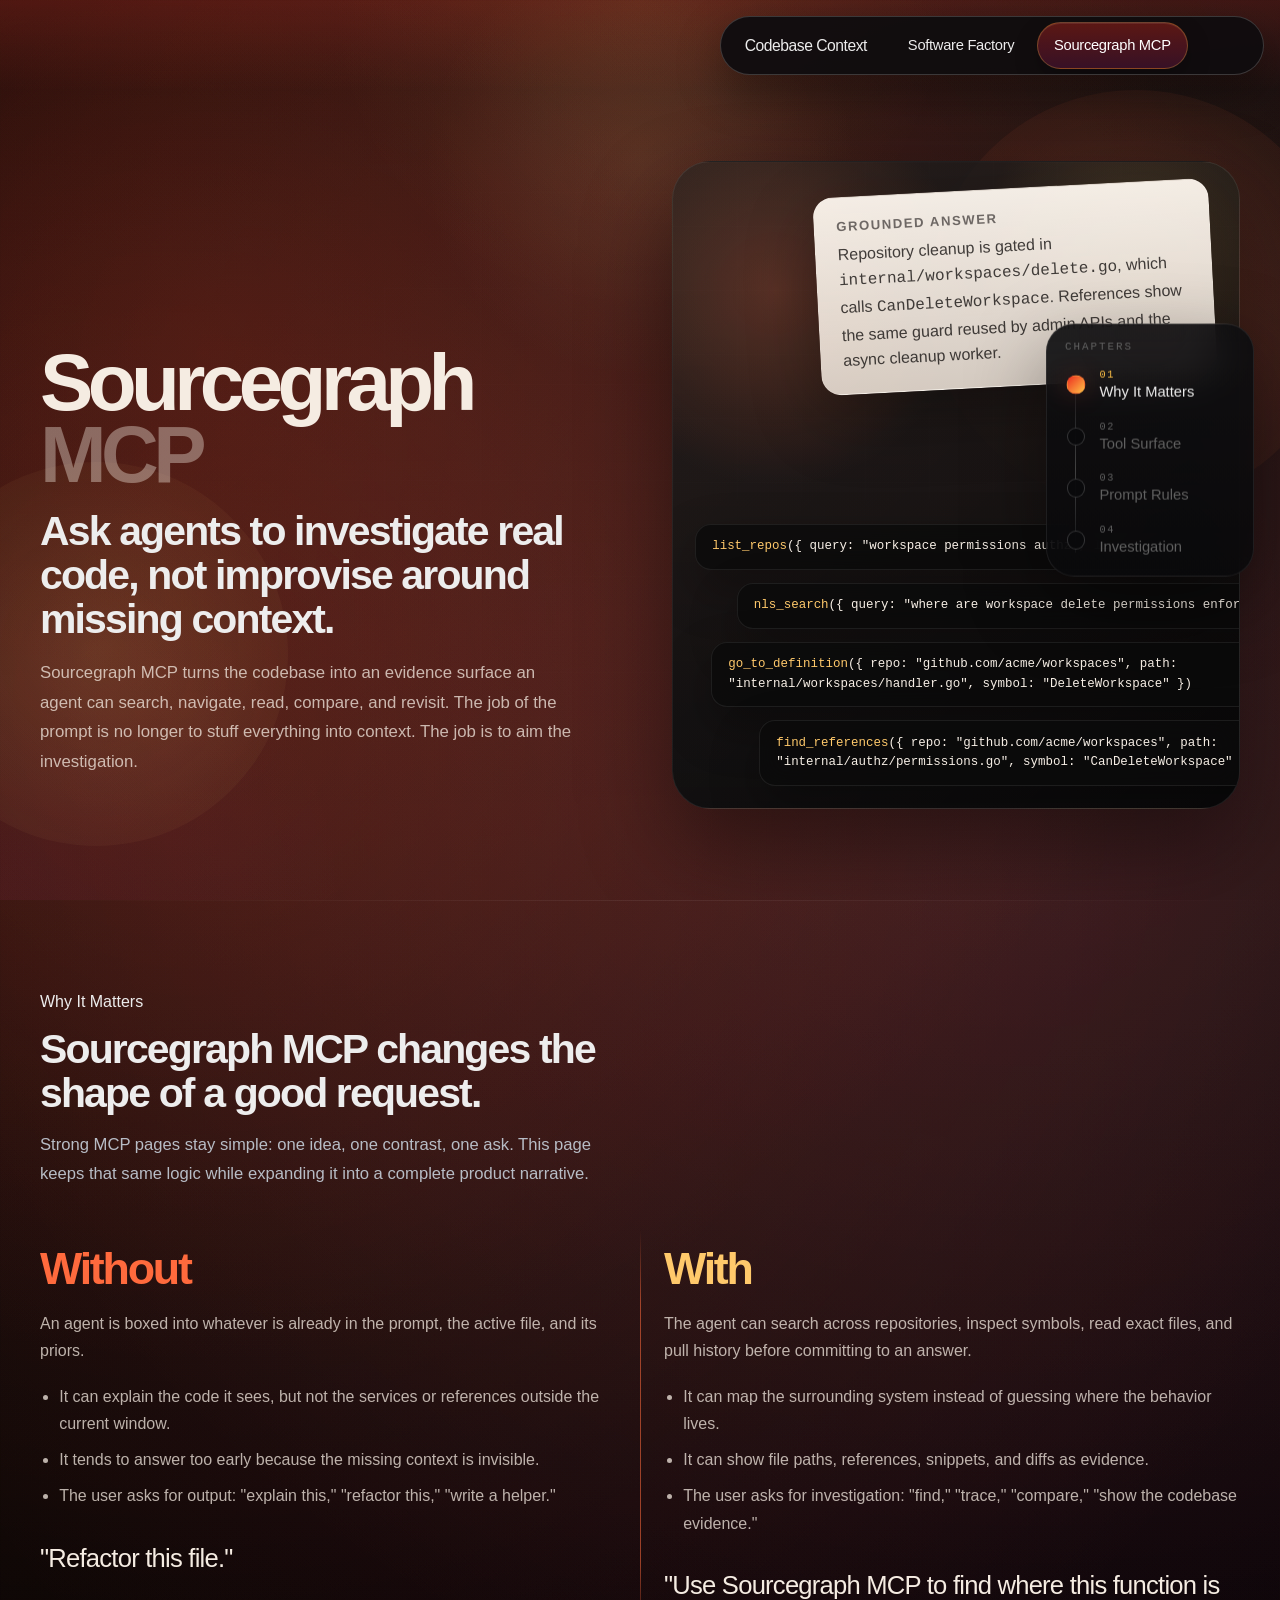
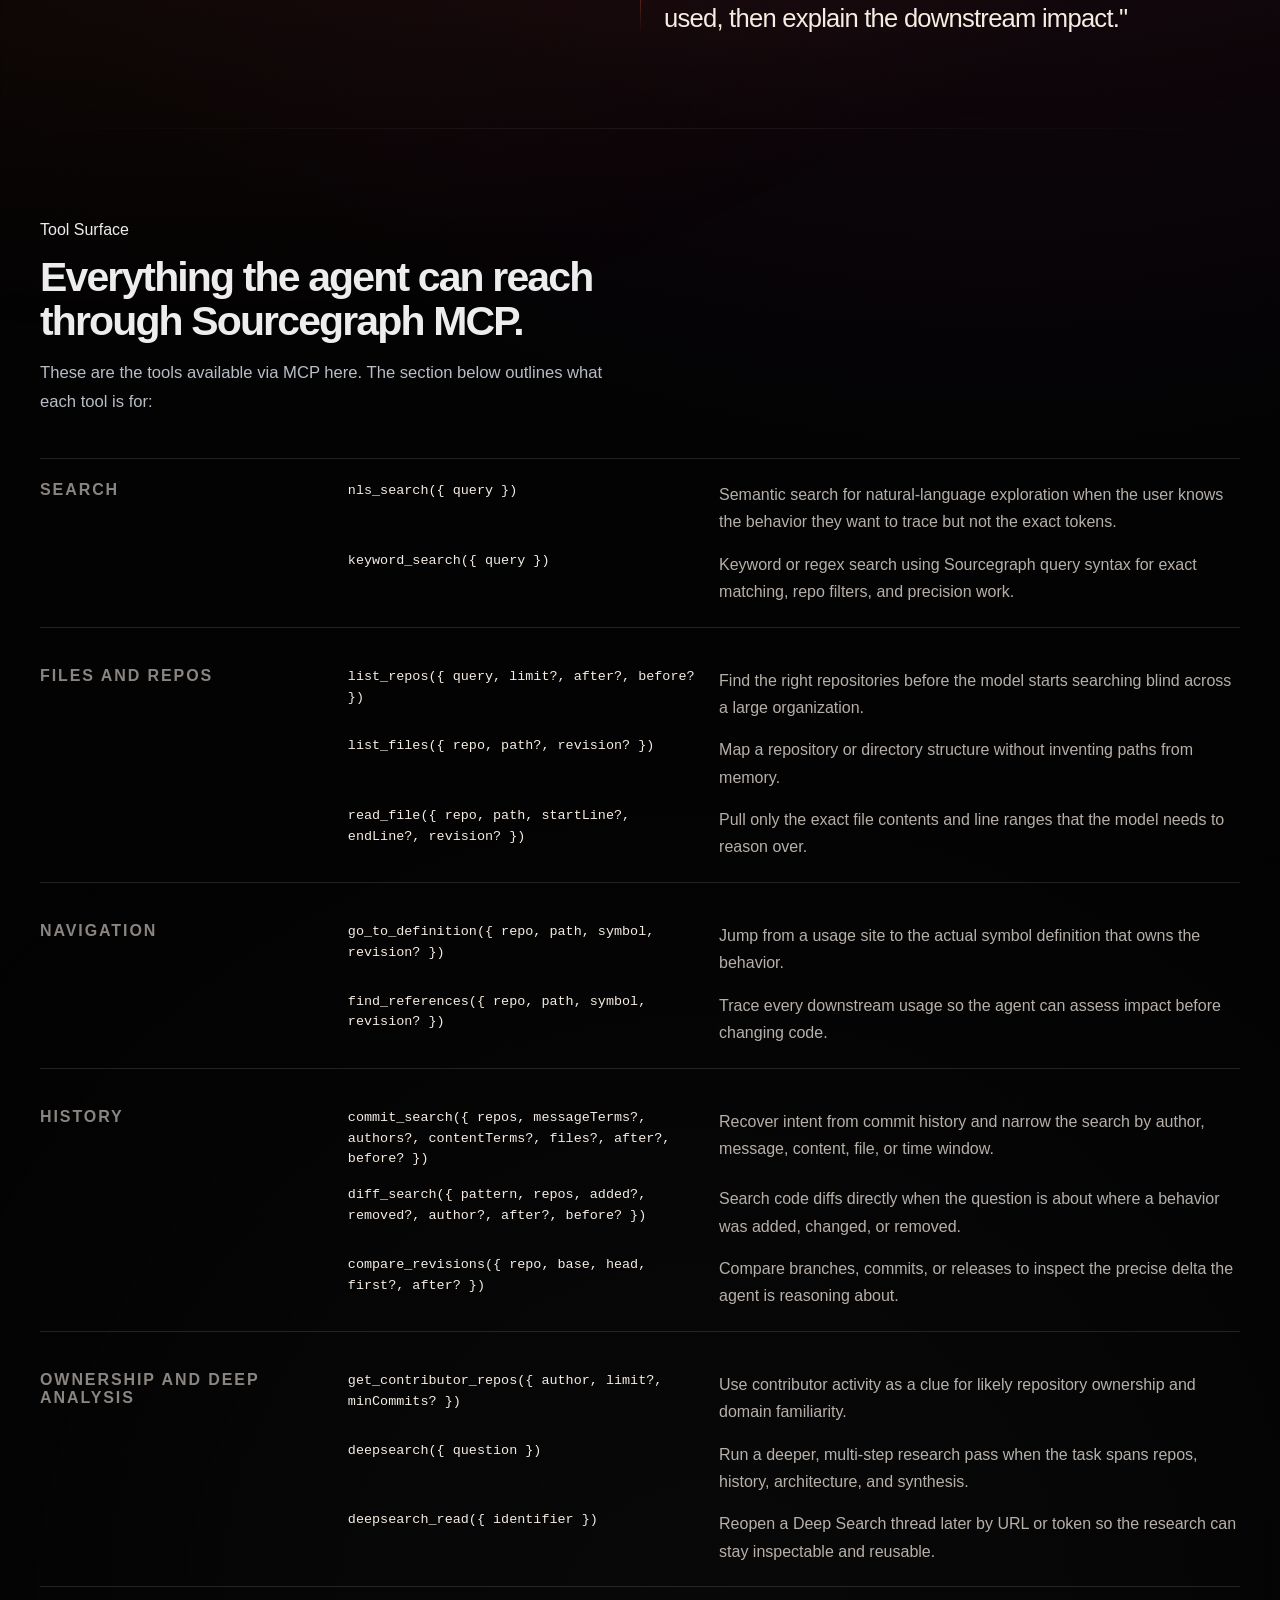
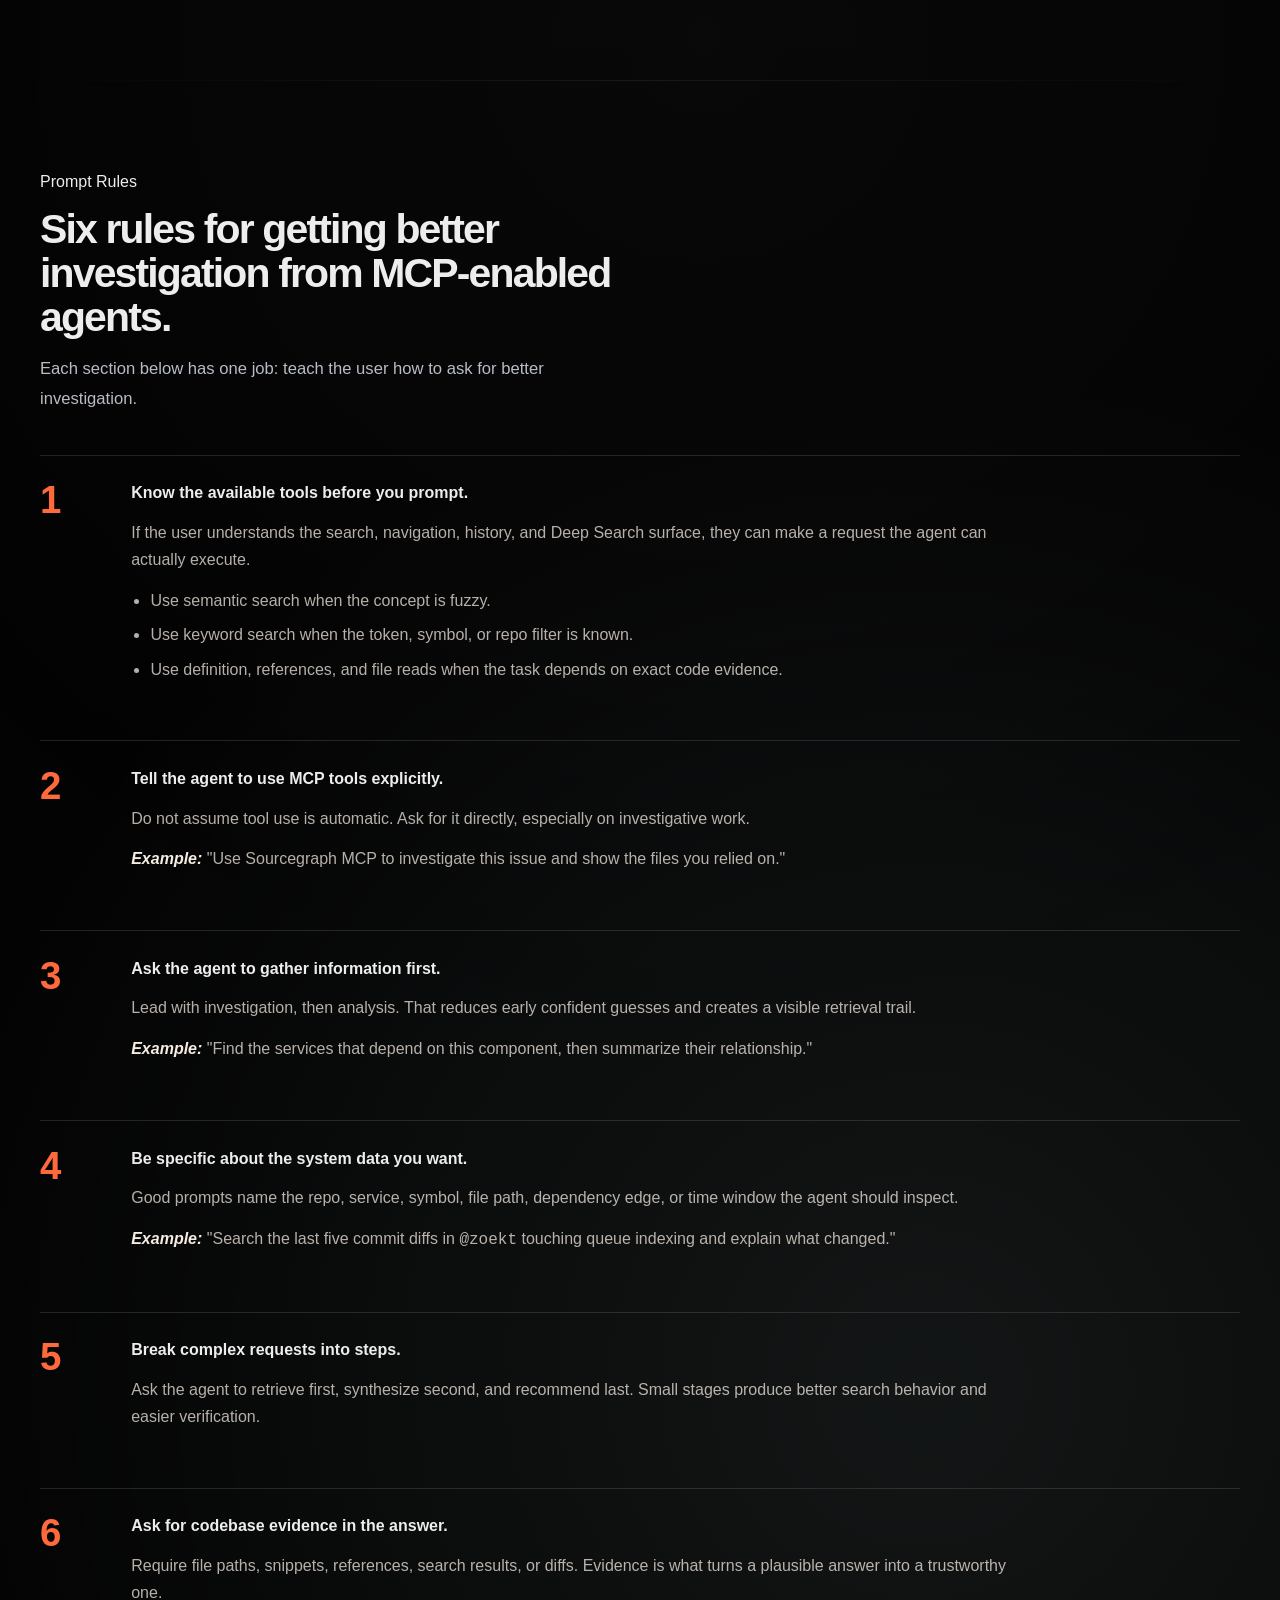
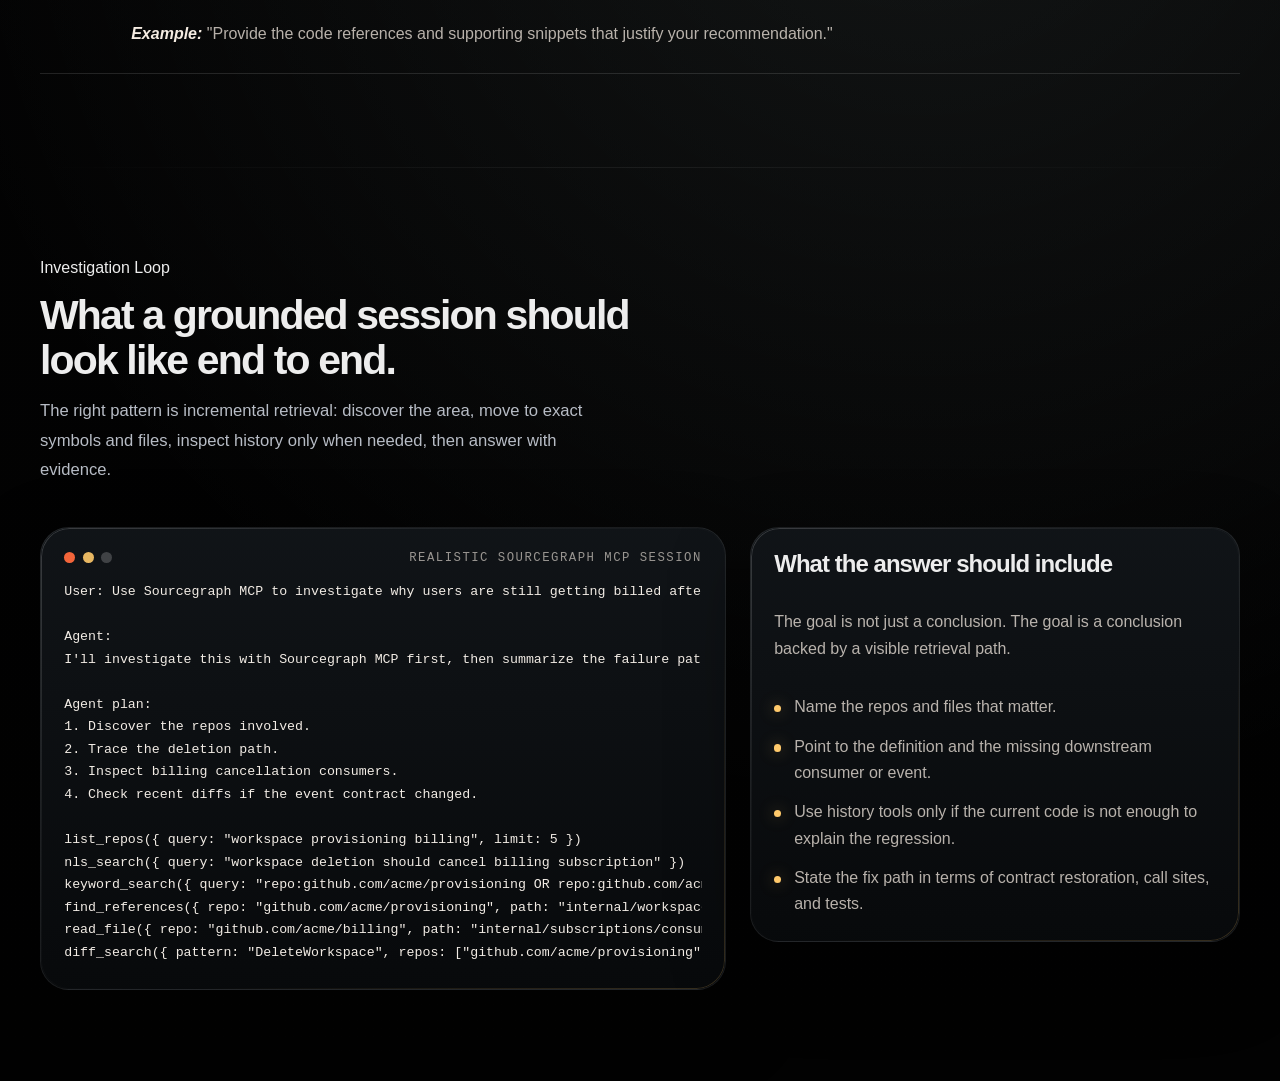
<file: mcp-guide.html>
<!DOCTYPE html>
<html lang="en">
<head>
  <meta charset="UTF-8">
  <meta name="viewport" content="width=device-width, initial-scale=1.0">
  <title>Sourcegraph MCP | Ask Agents To Investigate Real Code</title>
  <meta name="description" content="Use Sourcegraph MCP to investigate codebases with search, navigation, history, and evidence-backed prompting patterns.">
  <link rel="icon" href="data:image/svg+xml,%3Csvg xmlns='http://www.w3.org/2000/svg' viewBox='0 0 64 64'%3E%3Cdefs%3E%3ClinearGradient id='g' x1='0%25' y1='0%25' x2='100%25' y2='100%25'%3E%3Cstop offset='0%25' stop-color='%23ff8c5a'/%3E%3Cstop offset='100%25' stop-color='%23ffd36d'/%3E%3C/linearGradient%3E%3C/defs%3E%3Crect width='64' height='64' rx='18' fill='%23040506'/%3E%3Cpath d='M18 20c4-6 12-10 20-10 5 0 9 1 12 3l-8 9c-2-1-5-2-8-2-6 0-11 3-14 8l-2 4-9-3 9-9Z' fill='url(%23g)'/%3E%3Cpath d='M46 44c-4 6-12 10-20 10-5 0-9-1-12-3l8-9c2 1 5 2 8 2 6 0 11-3 14-8l2-4 9 3-9 9Z' fill='%23ffe7c9'/%3E%3C/svg%3E">
  <link rel="preconnect" href="https://cdn.prod.website-files.com" crossorigin>
  <link rel="stylesheet" href="./assets/site.css">
  <style>
    .mcp-guide-page {
      --mcp-accent: #ff6a3d;
      --mcp-accent-soft: #ffc96b;
      --mcp-paper: #f5ece2;
      --mcp-ink: #171312;
      --mcp-muted: rgba(245, 236, 226, 0.74);
      --mcp-line: rgba(255, 255, 255, 0.12);
      --mcp-surface: rgba(255, 248, 240, 0.05);
      position: relative;
    }

    .mcp-guide-page::before {
      content: "";
      position: absolute;
      inset: 0;
      pointer-events: none;
      background:
        radial-gradient(circle at 15% 12%, rgba(255, 106, 61, 0.18), transparent 24%),
        radial-gradient(circle at 80% 10%, rgba(255, 201, 107, 0.12), transparent 22%),
        radial-gradient(circle at 55% 55%, rgba(255, 255, 255, 0.03), transparent 36%);
      opacity: 0.95;
    }

    .mcp-guide-page .container {
      position: relative;
      z-index: 1;
    }

    .mcp-hero {
      position: relative;
      min-height: 100vh;
      padding: 7.4rem 0 3rem;
      overflow: clip;
      display: flex;
      align-items: center;
      background:
        linear-gradient(180deg, rgba(0, 0, 0, 0.1), rgba(0, 0, 0, 0)),
        radial-gradient(circle at 50% 18%, rgba(255, 180, 122, 0.12), transparent 22%);
    }

    .mcp-hero::before,
    .mcp-hero::after {
      content: "";
      position: absolute;
      inset: auto;
      border-radius: 999px;
      filter: blur(0);
      opacity: 0.9;
      animation: mcpFloat 14s ease-in-out infinite;
      pointer-events: none;
    }

    .mcp-hero::before {
      width: 26rem;
      height: 26rem;
      top: 10%;
      right: -4rem;
      background: radial-gradient(circle, rgba(255, 106, 61, 0.24), rgba(255, 106, 61, 0));
    }

    .mcp-hero::after {
      width: 24rem;
      height: 24rem;
      bottom: 6%;
      left: -6rem;
      background: radial-gradient(circle, rgba(255, 201, 107, 0.16), rgba(255, 201, 107, 0));
      animation-delay: -7s;
    }

    .mcp-hero-layout {
      position: relative;
      display: grid;
      align-items: end;
      grid-template-columns: minmax(0, 0.95fr) minmax(20rem, 0.9fr);
      gap: 2rem;
    }

    .mcp-hero-copy {
      max-width: 42rem;
      padding-bottom: 2rem;
    }

    .mcp-brand {
      margin: 0;
      font-size: clamp(2.8rem, 7vw, 5rem);
      line-height: 0.9;
      letter-spacing: -0.07em;
      font-weight: 700;
      color: var(--mcp-paper);
    }

    .mcp-brand span {
      display: block;
      color: rgba(245, 236, 226, 0.38);
    }

    .mcp-hero h1 {
      margin: 1.15rem 0 1rem;
      max-width: 28ch;
      font-family: var(--display);
      font-size: clamp(1.7rem, 3.2vw, 2.6rem);
      font-weight: 700;
      line-height: 1.08;
      letter-spacing: -0.045em;
    }

    .mcp-hero .lede {
      max-width: 58ch;
      color: var(--mcp-muted);
      font-size: 1.05rem;
    }

    .mcp-hero-visual {
      position: relative;
      min-height: min(72vh, 44rem);
      border-radius: 2.4rem;
      overflow: hidden;
      isolation: isolate;
      background:
        linear-gradient(135deg, rgba(255, 248, 240, 0.07), rgba(255, 248, 240, 0.015)),
        radial-gradient(circle at 18% 20%, rgba(255, 106, 61, 0.24), transparent 28%),
        radial-gradient(circle at 82% 14%, rgba(255, 201, 107, 0.18), transparent 22%),
        linear-gradient(180deg, rgba(14, 12, 11, 0.8), rgba(5, 5, 6, 0.98));
      border: 1px solid rgba(255, 255, 255, 0.08);
      box-shadow: 0 40px 90px rgba(0, 0, 0, 0.42);
    }

    .mcp-hero-grid {
      position: absolute;
      inset: 0;
      background-image:
        linear-gradient(rgba(255, 255, 255, 0.04) 1px, transparent 1px),
        linear-gradient(90deg, rgba(255, 255, 255, 0.035) 1px, transparent 1px);
      background-size: 4rem 4rem;
      mask-image: linear-gradient(180deg, rgba(0, 0, 0, 0.9), transparent 92%);
      opacity: 0.35;
    }

    .mcp-command-stack {
      position: absolute;
      inset: 1.4rem;
      display: grid;
      align-content: end;
      gap: 0.8rem;
      z-index: 1;
    }

    .mcp-command {
      width: max-content;
      max-width: min(92%, 36rem);
      padding: 0.78rem 1rem;
      border: 1px solid rgba(255, 255, 255, 0.08);
      border-radius: 1rem;
      background: rgba(11, 10, 11, 0.8);
      backdrop-filter: blur(14px);
      color: #f7efe6;
      font-family: var(--mono);
      font-size: 0.78rem;
      line-height: 1.55;
      box-shadow: 0 20px 50px rgba(0, 0, 0, 0.3);
      animation: mcpRise 900ms ease both;
    }

    .mcp-command:nth-child(2) {
      margin-left: 2.6rem;
      animation-delay: 160ms;
    }

    .mcp-command:nth-child(3) {
      margin-left: 1rem;
      animation-delay: 300ms;
    }

    .mcp-command:nth-child(4) {
      margin-left: 4rem;
      animation-delay: 440ms;
    }

    .mcp-command strong {
      color: var(--mcp-accent-soft);
      font-weight: 400;
    }

    .mcp-hero-answer {
      position: absolute;
      top: 1.6rem;
      right: 1.6rem;
      width: min(70%, 28rem);
      padding: 1.3rem 1.35rem 1.25rem;
      border-radius: 1.25rem;
      border: 1px solid rgba(255, 255, 255, 0.09);
      background: linear-gradient(180deg, rgba(255, 248, 240, 0.95), rgba(238, 228, 217, 0.88));
      color: var(--mcp-ink);
      box-shadow: 0 22px 70px rgba(0, 0, 0, 0.3);
      transform: rotate(-3deg);
    }

    .mcp-hero-answer p {
      margin: 0;
      line-height: 1.6;
      color: rgba(23, 19, 18, 0.8);
    }

    .mcp-hero-answer strong {
      display: block;
      margin-bottom: 0.5rem;
      font-size: 0.82rem;
      letter-spacing: 0.12em;
      text-transform: uppercase;
      color: rgba(23, 19, 18, 0.6);
    }

    .mcp-section {
      position: relative;
      padding: 5.8rem 0;
    }

    .mcp-section::before {
      content: "";
      position: absolute;
      inset: 0 0 auto;
      height: 1px;
      background: linear-gradient(90deg, transparent, rgba(255, 255, 255, 0.12), transparent);
      opacity: 0.55;
    }

    .mcp-section-heading {
      max-width: 52rem;
      margin-bottom: 2.6rem;
    }

    .mcp-section-heading h2 {
      margin: 1rem 0 0.9rem;
      font-family: var(--display);
      font-size: clamp(1.7rem, 3.2vw, 2.6rem);
      font-weight: 700;
      line-height: 1.08;
      letter-spacing: -0.045em;
      max-width: 28ch;
    }

    .mcp-comparison {
      display: grid;
      grid-template-columns: repeat(2, minmax(0, 1fr));
      gap: 3rem;
      position: relative;
      padding-top: 1rem;
    }

    .mcp-comparison::before {
      content: "";
      position: absolute;
      top: 0;
      bottom: 0;
      left: 50%;
      width: 1px;
      background: linear-gradient(180deg, transparent, rgba(255, 106, 61, 0.75) 18%, rgba(255, 106, 61, 0.75) 82%, transparent);
      opacity: 0.75;
    }

    .mcp-side h3 {
      margin: 0 0 1.15rem;
      font-size: clamp(2rem, 3.5vw, 3.1rem);
      line-height: 1;
      letter-spacing: -0.05em;
    }

    .mcp-side p,
    .mcp-side li,
    .mcp-rule-copy p,
    .mcp-evidence-panel p,
    .mcp-config-note,
    .mcp-reference-list a {
      color: var(--mcp-muted);
      line-height: 1.7;
    }

    .mcp-side ul {
      margin: 1.2rem 0 0;
      padding-left: 1.2rem;
    }

    .mcp-side li + li {
      margin-top: 0.55rem;
    }

    .mcp-side blockquote {
      margin: 2rem 0 0;
      padding: 0;
      border: 0;
      font-size: clamp(1.25rem, 2vw, 1.7rem);
      line-height: 1.3;
      letter-spacing: -0.03em;
      color: var(--mcp-paper);
    }

    .mcp-side.without h3,
    .mcp-rule-number {
      color: var(--mcp-accent);
    }

    .mcp-side.with h3 {
      color: var(--mcp-accent-soft);
    }

    .mcp-tool-groups {
      display: grid;
      gap: 1.1rem;
    }

    .mcp-tool-group {
      display: grid;
      grid-template-columns: minmax(10rem, 0.32fr) minmax(0, 1fr);
      gap: 1.4rem;
      padding: 1.35rem 0;
      border-bottom: 1px solid var(--mcp-line);
    }

    .mcp-tool-group:first-child {
      border-top: 1px solid var(--mcp-line);
    }

    .mcp-tool-group h3 {
      margin: 0;
      font-size: 1rem;
      letter-spacing: 0.12em;
      text-transform: uppercase;
      color: rgba(245, 236, 226, 0.56);
    }

    .mcp-tool-list {
      display: grid;
      gap: 0.95rem;
    }

    .mcp-tool {
      display: grid;
      grid-template-columns: minmax(0, 22rem) minmax(0, 1fr);
      gap: 1.2rem;
      align-items: start;
    }

    .mcp-tool code {
      display: block;
      color: var(--mcp-paper);
      font-size: 0.84rem;
      line-height: 1.55;
      white-space: normal;
      word-break: break-word;
    }

    .mcp-tool p {
      margin: 0;
      color: var(--mcp-muted);
      line-height: 1.7;
    }

    .mcp-rules {
      display: grid;
      gap: 2rem;
    }

    .mcp-rule {
      display: grid;
      grid-template-columns: minmax(3rem, 4.5rem) minmax(0, 1fr);
      gap: 1.2rem;
      padding: 1.6rem 0;
      border-top: 1px solid var(--mcp-line);
    }

    .mcp-rule:last-child {
      border-bottom: 1px solid var(--mcp-line);
    }

    .mcp-rule-number {
      font-size: clamp(1.6rem, 3vw, 2.4rem);
      line-height: 1;
      font-weight: 700;
      letter-spacing: -0.05em;
    }

    .mcp-rule-copy {
      display: grid;
      gap: 0.85rem;
      max-width: 56rem;
    }

    .mcp-rule-copy h3 {
      margin: 0;
      font-family: inherit;
      font-size: 1rem;
      font-weight: 700;
      line-height: 1.5;
      letter-spacing: 0;
    }

    .mcp-rule-copy ul {
      margin: 0;
      padding-left: 1.2rem;
      color: var(--mcp-muted);
      line-height: 1.7;
    }

    .mcp-rule-copy li + li {
      margin-top: 0.45rem;
    }

    .mcp-rule-copy p {
      margin: 0;
      max-width: 56rem;
    }

    .mcp-emphasis {
      color: var(--mcp-paper);
      font-weight: 700;
      font-style: italic;
    }

    .mcp-evidence {
      display: grid;
      grid-template-columns: minmax(0, 1.05fr) minmax(18rem, 0.75fr);
      gap: 1.5rem;
      align-items: start;
    }

    .mcp-terminal,
    .mcp-evidence-panel,
    .mcp-config-shell {
      position: relative;
      overflow: hidden;
      border-radius: 1.8rem;
      border: 1px solid rgba(255, 255, 255, 0.08);
      background:
        linear-gradient(180deg, rgba(18, 22, 26, 0.9), rgba(8, 10, 12, 0.95)),
        rgba(255, 255, 255, 0.02);
      box-shadow: 0 30px 80px rgba(0, 0, 0, 0.4);
    }

    .mcp-terminal::before,
    .mcp-evidence-panel::before,
    .mcp-config-shell::before {
      content: "";
      position: absolute;
      inset: 0;
      border-radius: inherit;
      padding: 1px;
      background: linear-gradient(145deg, rgba(255, 255, 255, 0.18), rgba(255, 255, 255, 0.05) 34%, transparent 60%, rgba(255, 201, 107, 0.2) 100%);
      -webkit-mask:
        linear-gradient(#fff 0 0) content-box,
        linear-gradient(#fff 0 0);
      -webkit-mask-composite: xor;
      mask-composite: exclude;
      pointer-events: none;
    }

    .mcp-terminal {
      padding: 1.45rem 1.45rem 1.55rem;
    }

    .mcp-terminal-bar,
    .config-topbar {
      display: flex;
      align-items: center;
      justify-content: space-between;
      gap: 1rem;
      margin-bottom: 1rem;
    }

    .mcp-terminal-dots {
      display: flex;
      gap: 0.45rem;
    }

    .mcp-terminal-dots span {
      width: 0.7rem;
      height: 0.7rem;
      border-radius: 50%;
      background: rgba(255, 255, 255, 0.2);
    }

    .mcp-terminal-dots span:first-child {
      background: rgba(255, 106, 61, 0.95);
    }

    .mcp-terminal-dots span:nth-child(2) {
      background: rgba(255, 201, 107, 0.9);
    }

    .mcp-terminal-title {
      color: rgba(245, 236, 226, 0.6);
      font-family: var(--mono);
      font-size: 0.77rem;
      letter-spacing: 0.12em;
      text-transform: uppercase;
    }

    .mcp-terminal pre,
    .mcp-config-shell pre {
      margin: 0;
      overflow-x: auto;
      color: #f2ece5;
      font-size: 0.83rem;
      line-height: 1.7;
    }

    .mcp-evidence-panel {
      padding: 1.45rem;
      display: grid;
      gap: 1rem;
    }

    .mcp-evidence-panel h3,
    .mcp-config-note h3 {
      margin: 0;
      font-size: 1.5rem;
      line-height: 1.05;
      letter-spacing: -0.04em;
    }

    .mcp-checklist {
      margin: 0;
      padding: 0;
      list-style: none;
      display: grid;
      gap: 0.8rem;
    }

    .mcp-checklist li {
      position: relative;
      padding-left: 1.25rem;
      color: var(--mcp-muted);
      line-height: 1.65;
    }

    .mcp-checklist li::before {
      content: "";
      position: absolute;
      top: 0.68rem;
      left: 0;
      width: 0.45rem;
      height: 0.45rem;
      border-radius: 50%;
      background: var(--mcp-accent-soft);
      box-shadow: 0 0 16px rgba(255, 201, 107, 0.4);
    }

    .mcp-config-layout {
      display: grid;
      grid-template-columns: minmax(0, 1fr) minmax(17rem, 0.42fr);
      gap: 1.4rem;
      align-items: start;
    }

    .mcp-config-shell {
      padding: 1.35rem;
    }

    .mcp-config-note {
      padding: 1.45rem 0;
    }

    .mcp-config-note p {
      margin: 0 0 1rem;
    }

    .mcp-reference-list {
      display: grid;
      gap: 0.9rem;
      margin-top: 1rem;
    }

    .mcp-reference-list a {
      display: inline-flex;
      align-items: center;
      gap: 0.6rem;
      width: fit-content;
      color: var(--mcp-paper);
      font-weight: 600;
    }

    .mcp-reference-list a::after {
      content: "->";
      color: var(--mcp-accent-soft);
      transition: transform 180ms ease;
    }

    .mcp-reference-list a:hover::after {
      transform: translateX(4px);
    }

    @keyframes mcpFloat {
      0%, 100% {
        transform: translate3d(0, 0, 0);
      }
      50% {
        transform: translate3d(0, 1.5rem, 0);
      }
    }

    @keyframes mcpRise {
      from {
        opacity: 0;
        transform: translate3d(0, 20px, 0);
      }
      to {
        opacity: 1;
        transform: translate3d(0, 0, 0);
      }
    }

    @media (prefers-reduced-motion: reduce) {
      .mcp-hero::before,
      .mcp-hero::after,
      .mcp-command {
        animation: none;
      }
    }

    @media (max-width: 1040px) {
      .mcp-hero {
        min-height: auto;
        padding-top: 7rem;
      }

      .mcp-hero-layout,
      .mcp-evidence,
      .mcp-config-layout {
        grid-template-columns: 1fr;
      }

      .mcp-hero-copy {
        padding-bottom: 0;
      }

      .mcp-hero-visual {
        min-height: 34rem;
      }

      .mcp-comparison {
        grid-template-columns: 1fr;
        gap: 2.5rem;
      }

      .mcp-comparison::before {
        left: 0;
        right: 0;
        top: 50%;
        bottom: auto;
        width: auto;
        height: 1px;
        background: linear-gradient(90deg, transparent, rgba(255, 106, 61, 0.75) 18%, rgba(255, 106, 61, 0.75) 82%, transparent);
      }

      .mcp-tool-group,
      .mcp-tool {
        grid-template-columns: 1fr;
      }
    }

    @media (max-width: 720px) {
      .mcp-hero {
        padding: 6.6rem 0 4.5rem;
      }

      .mcp-brand {
        font-size: clamp(3rem, 18vw, 4.6rem);
      }

      .mcp-hero h1 {
        max-width: 28ch;
        font-size: clamp(1.55rem, 5vw, 2.4rem);
      }

      .mcp-hero-visual {
        min-height: 29rem;
        border-radius: 1.8rem;
      }

      .mcp-hero-answer {
        position: absolute;
        top: 1rem;
        right: 1rem;
        left: 1rem;
        width: auto;
        transform: none;
      }

      .mcp-command-stack {
        inset: auto 1rem 1rem;
      }

      .mcp-command,
      .mcp-command:nth-child(2),
      .mcp-command:nth-child(3),
      .mcp-command:nth-child(4) {
        margin-left: 0;
        max-width: 100%;
      }

      .mcp-section {
        padding: 4.7rem 0;
      }

      .mcp-rule {
        grid-template-columns: 1fr;
        gap: 0.8rem;
      }

      .config-topbar {
        flex-direction: column;
        align-items: stretch;
      }

      .config-tab-row {
        width: 100%;
        overflow-x: auto;
      }
    }
  </style>
</head>
<body>
  <div class="page-progress" aria-hidden="true"></div>
  <div class="site-utility">
    <nav class="utility-group" aria-label="Primary">
      <a class="utility-link utility-link-brand" href="./index.html">
        <span class="brand-text">Codebase Context</span>
      </a>
      <a class="utility-link" href="./context-problem.html">Software Factory</a>
      <a class="utility-link" href="./mcp-guide.html" aria-current="page">Sourcegraph MCP</a>
    </nav>
  </div>

  <aside class="chapter-rail" aria-label="Page chapters">
    <span class="chapter-kicker">Chapters</span>
    <a class="chapter-link is-active" href="#why-it-changes-the-ask" data-chapter-target="why-it-changes-the-ask" aria-current="location">
      <span class="chapter-dot" aria-hidden="true"></span>
      <span class="chapter-copy">
        <span class="chapter-index">01</span>
        <span class="chapter-title">Why It Matters</span>
      </span>
    </a>
    <a class="chapter-link" href="#tool-surface" data-chapter-target="tool-surface">
      <span class="chapter-dot" aria-hidden="true"></span>
      <span class="chapter-copy">
        <span class="chapter-index">02</span>
        <span class="chapter-title">Tool Surface</span>
      </span>
    </a>
    <a class="chapter-link" href="#prompt-rules" data-chapter-target="prompt-rules">
      <span class="chapter-dot" aria-hidden="true"></span>
      <span class="chapter-copy">
        <span class="chapter-index">03</span>
        <span class="chapter-title">Prompt Rules</span>
      </span>
    </a>
    <a class="chapter-link" href="#investigation-loop" data-chapter-target="investigation-loop">
      <span class="chapter-dot" aria-hidden="true"></span>
      <span class="chapter-copy">
        <span class="chapter-index">04</span>
        <span class="chapter-title">Investigation</span>
      </span>
    </a>
  </aside>

  <main class="mcp-guide-page">
    <section class="mcp-hero">
      <div class="container mcp-hero-layout">
        <div class="mcp-hero-copy reveal">
          <p class="mcp-brand">Sourcegraph <span>MCP</span></p>
          <h1>Ask agents to investigate real code, not improvise around missing context.</h1>
          <p class="lede">
            Sourcegraph MCP turns the codebase into an evidence surface an agent can search, navigate, read, compare, and revisit. The job of the prompt is no longer to stuff everything into context. The job is to aim the investigation.
          </p>
        </div>

        <div class="mcp-hero-visual reveal" aria-hidden="true">
          <div class="mcp-hero-grid"></div>
          <div class="mcp-hero-answer">
            <strong>Grounded answer</strong>
            <p>
              Repository cleanup is gated in <code>internal/workspaces/delete.go</code>, which calls
              <code>CanDeleteWorkspace</code>. References show the same guard reused by admin APIs and the async cleanup worker.
            </p>
          </div>
          <div class="mcp-command-stack">
            <div class="mcp-command"><strong>list_repos</strong>({ query: "workspace permissions authz", limit: 3 })</div>
            <div class="mcp-command"><strong>nls_search</strong>({ query: "where are workspace delete permissions enforced" })</div>
            <div class="mcp-command"><strong>go_to_definition</strong>({ repo: "github.com/acme/workspaces", path: "internal/workspaces/handler.go", symbol: "DeleteWorkspace" })</div>
            <div class="mcp-command"><strong>find_references</strong>({ repo: "github.com/acme/workspaces", path: "internal/authz/permissions.go", symbol: "CanDeleteWorkspace" })</div>
          </div>
        </div>
      </div>

    </section>

    <section class="mcp-section" id="why-it-changes-the-ask">
      <div class="container">
        <div class="mcp-section-heading reveal">
          <div class="mcp-kicker">Why It Matters</div>
          <h2>Sourcegraph MCP changes the shape of a good request.</h2>
          <p class="lede">
            Strong MCP pages stay simple: one idea, one contrast, one ask. This page keeps that same logic while expanding it into a complete product narrative.
          </p>
        </div>

        <div class="mcp-comparison reveal">
          <div class="mcp-side without">
            <h3>Without</h3>
            <p>An agent is boxed into whatever is already in the prompt, the active file, and its priors.</p>
            <ul>
              <li>It can explain the code it sees, but not the services or references outside the current window.</li>
              <li>It tends to answer too early because the missing context is invisible.</li>
              <li>The user asks for output: "explain this," "refactor this," "write a helper."</li>
            </ul>
            <blockquote>"Refactor this file."</blockquote>
          </div>

          <div class="mcp-side with">
            <h3>With</h3>
            <p>The agent can search across repositories, inspect symbols, read exact files, and pull history before committing to an answer.</p>
            <ul>
              <li>It can map the surrounding system instead of guessing where the behavior lives.</li>
              <li>It can show file paths, references, snippets, and diffs as evidence.</li>
              <li>The user asks for investigation: "find," "trace," "compare," "show the codebase evidence."</li>
            </ul>
            <blockquote>"Use Sourcegraph MCP to find where this function is used, then explain the downstream impact."</blockquote>
          </div>
        </div>
      </div>
    </section>

    <section class="mcp-section" id="tool-surface">
      <div class="container">
        <div class="mcp-section-heading reveal">
          <div class="mcp-kicker">Tool Surface</div>
          <h2>Everything the agent can reach through Sourcegraph MCP.</h2>
          <p class="lede">
            These are the tools available via MCP here. The section below outlines what each tool is for:
          </p>
        </div>

        <div class="mcp-tool-groups reveal">
          <div class="mcp-tool-group">
            <h3>Search</h3>
            <div class="mcp-tool-list">
              <div class="mcp-tool">
                <code>nls_search({ query })</code>
                <p>Semantic search for natural-language exploration when the user knows the behavior they want to trace but not the exact tokens.</p>
              </div>
              <div class="mcp-tool">
                <code>keyword_search({ query })</code>
                <p>Keyword or regex search using Sourcegraph query syntax for exact matching, repo filters, and precision work.</p>
              </div>
            </div>
          </div>

          <div class="mcp-tool-group">
            <h3>Files and Repos</h3>
            <div class="mcp-tool-list">
              <div class="mcp-tool">
                <code>list_repos({ query, limit?, after?, before? })</code>
                <p>Find the right repositories before the model starts searching blind across a large organization.</p>
              </div>
              <div class="mcp-tool">
                <code>list_files({ repo, path?, revision? })</code>
                <p>Map a repository or directory structure without inventing paths from memory.</p>
              </div>
              <div class="mcp-tool">
                <code>read_file({ repo, path, startLine?, endLine?, revision? })</code>
                <p>Pull only the exact file contents and line ranges that the model needs to reason over.</p>
              </div>
            </div>
          </div>

          <div class="mcp-tool-group">
            <h3>Navigation</h3>
            <div class="mcp-tool-list">
              <div class="mcp-tool">
                <code>go_to_definition({ repo, path, symbol, revision? })</code>
                <p>Jump from a usage site to the actual symbol definition that owns the behavior.</p>
              </div>
              <div class="mcp-tool">
                <code>find_references({ repo, path, symbol, revision? })</code>
                <p>Trace every downstream usage so the agent can assess impact before changing code.</p>
              </div>
            </div>
          </div>

          <div class="mcp-tool-group">
            <h3>History</h3>
            <div class="mcp-tool-list">
              <div class="mcp-tool">
                <code>commit_search({ repos, messageTerms?, authors?, contentTerms?, files?, after?, before? })</code>
                <p>Recover intent from commit history and narrow the search by author, message, content, file, or time window.</p>
              </div>
              <div class="mcp-tool">
                <code>diff_search({ pattern, repos, added?, removed?, author?, after?, before? })</code>
                <p>Search code diffs directly when the question is about where a behavior was added, changed, or removed.</p>
              </div>
              <div class="mcp-tool">
                <code>compare_revisions({ repo, base, head, first?, after? })</code>
                <p>Compare branches, commits, or releases to inspect the precise delta the agent is reasoning about.</p>
              </div>
            </div>
          </div>

          <div class="mcp-tool-group">
            <h3>Ownership and Deep Analysis</h3>
            <div class="mcp-tool-list">
              <div class="mcp-tool">
                <code>get_contributor_repos({ author, limit?, minCommits? })</code>
                <p>Use contributor activity as a clue for likely repository ownership and domain familiarity.</p>
              </div>
              <div class="mcp-tool">
                <code>deepsearch({ question })</code>
                <p>Run a deeper, multi-step research pass when the task spans repos, history, architecture, and synthesis.</p>
              </div>
              <div class="mcp-tool">
                <code>deepsearch_read({ identifier })</code>
                <p>Reopen a Deep Search thread later by URL or token so the research can stay inspectable and reusable.</p>
              </div>
            </div>
          </div>
        </div>
      </div>
    </section>

    <section class="mcp-section" id="prompt-rules">
      <div class="container">
        <div class="mcp-section-heading reveal">
          <div class="mcp-kicker">Prompt Rules</div>
          <h2>Six rules for getting better investigation from MCP-enabled agents.</h2>
          <p class="lede">
            Each section below has one job: teach the user how to ask for better investigation.
          </p>
        </div>

        <div class="mcp-rules reveal">
          <div class="mcp-rule">
            <div class="mcp-rule-number">1</div>
            <div class="mcp-rule-copy">
              <h3>Know the available tools before you prompt.</h3>
              <p>If the user understands the search, navigation, history, and Deep Search surface, they can make a request the agent can actually execute.</p>
              <ul>
                <li>Use semantic search when the concept is fuzzy.</li>
                <li>Use keyword search when the token, symbol, or repo filter is known.</li>
                <li>Use definition, references, and file reads when the task depends on exact code evidence.</li>
              </ul>
            </div>
          </div>

          <div class="mcp-rule">
            <div class="mcp-rule-number">2</div>
            <div class="mcp-rule-copy">
              <h3>Tell the agent to use MCP tools explicitly.</h3>
              <p>Do not assume tool use is automatic. Ask for it directly, especially on investigative work.</p>
              <p><span class="mcp-emphasis">Example:</span> "Use Sourcegraph MCP to investigate this issue and show the files you relied on."</p>
            </div>
          </div>

          <div class="mcp-rule">
            <div class="mcp-rule-number">3</div>
            <div class="mcp-rule-copy">
              <h3>Ask the agent to gather information first.</h3>
              <p>Lead with investigation, then analysis. That reduces early confident guesses and creates a visible retrieval trail.</p>
              <p><span class="mcp-emphasis">Example:</span> "Find the services that depend on this component, then summarize their relationship."</p>
            </div>
          </div>

          <div class="mcp-rule">
            <div class="mcp-rule-number">4</div>
            <div class="mcp-rule-copy">
              <h3>Be specific about the system data you want.</h3>
              <p>Good prompts name the repo, service, symbol, file path, dependency edge, or time window the agent should inspect.</p>
              <p><span class="mcp-emphasis">Example:</span> "Search the last five commit diffs in <code>@zoekt</code> touching queue indexing and explain what changed."</p>
            </div>
          </div>

          <div class="mcp-rule">
            <div class="mcp-rule-number">5</div>
            <div class="mcp-rule-copy">
              <h3>Break complex requests into steps.</h3>
              <p>Ask the agent to retrieve first, synthesize second, and recommend last. Small stages produce better search behavior and easier verification.</p>
            </div>
          </div>

          <div class="mcp-rule">
            <div class="mcp-rule-number">6</div>
            <div class="mcp-rule-copy">
              <h3>Ask for codebase evidence in the answer.</h3>
              <p>Require file paths, snippets, references, search results, or diffs. Evidence is what turns a plausible answer into a trustworthy one.</p>
              <p><span class="mcp-emphasis">Example:</span> "Provide the code references and supporting snippets that justify your recommendation."</p>
            </div>
          </div>
        </div>
      </div>
    </section>

    <section class="mcp-section" id="investigation-loop">
      <div class="container">
        <div class="mcp-section-heading reveal">
          <div class="mcp-kicker">Investigation Loop</div>
          <h2>What a grounded session should look like end to end.</h2>
          <p class="lede">
            The right pattern is incremental retrieval: discover the area, move to exact symbols and files, inspect history only when needed, then answer with evidence.
          </p>
        </div>

        <div class="mcp-evidence reveal">
          <article class="mcp-terminal">
            <div class="mcp-terminal-bar">
              <div class="mcp-terminal-dots" aria-hidden="true">
                <span></span>
                <span></span>
                <span></span>
              </div>
              <div class="mcp-terminal-title">Realistic Sourcegraph MCP session</div>
            </div>
            <pre><code>User: Use Sourcegraph MCP to investigate why users are still getting billed after a workspace is deleted. Find the repos involved, trace the deletion path, inspect the downstream billing consumer, and check whether the event contract changed recently.

Agent:
I'll investigate this with Sourcegraph MCP first, then summarize the failure path with codebase evidence.

Agent plan:
1. Discover the repos involved.
2. Trace the deletion path.
3. Inspect billing cancellation consumers.
4. Check recent diffs if the event contract changed.

list_repos({ query: "workspace provisioning billing", limit: 5 })
nls_search({ query: "workspace deletion should cancel billing subscription" })
keyword_search({ query: "repo:github.com/acme/provisioning OR repo:github.com/acme/billing \"DeleteWorkspace\" OR \"CancelSubscription\"" })
find_references({ repo: "github.com/acme/provisioning", path: "internal/workspaces/delete.go", symbol: "DeleteWorkspace" })
read_file({ repo: "github.com/acme/billing", path: "internal/subscriptions/consumer.go", startLine: 1, endLine: 180 })
diff_search({ pattern: "DeleteWorkspace", repos: ["github.com/acme/provisioning"], removed: true, after: "2026-01-01" })
</code></pre>
          </article>

          <aside class="mcp-evidence-panel">
            <h3>What the answer should include</h3>
            <p>The goal is not just a conclusion. The goal is a conclusion backed by a visible retrieval path.</p>
            <ul class="mcp-checklist">
              <li>Name the repos and files that matter.</li>
              <li>Point to the definition and the missing downstream consumer or event.</li>
              <li>Use history tools only if the current code is not enough to explain the regression.</li>
              <li>State the fix path in terms of contract restoration, call sites, and tests.</li>
            </ul>
          </aside>
        </div>
      </div>
    </section>

  </main>

  <script src="./assets/site.js"></script>
</body>
</html>
</file>
<file: assets/site.css>
@font-face {
  font-family: "Poly Sans";
  src: url("https://cdn.prod.website-files.com/673f71b4ebbb99190437de75/67a65a1bf1b61ae0a9bf86fb_PolySans-Slim-300.woff2") format("woff2");
  font-weight: 300;
  font-style: normal;
  font-display: swap;
}

@font-face {
  font-family: "Poly Sans";
  src: url("https://cdn.prod.website-files.com/673f71b4ebbb99190437de75/6797d415f3c544b1b38896d6_PolySans-Neutral.woff2") format("woff2");
  font-weight: 400;
  font-style: normal;
  font-display: swap;
}

@font-face {
  font-family: "Poly Sans";
  src: url("https://cdn.prod.website-files.com/673f71b4ebbb99190437de75/6797d3e6f3c544b1b3886ff6_PolySans-Median.woff2") format("woff2");
  font-weight: 500;
  font-style: normal;
  font-display: swap;
}

@font-face {
  font-family: "Poly Sans";
  src: url("https://cdn.prod.website-files.com/673f71b4ebbb99190437de75/67a65a1b9a6c93b3f0e47b62_PolySans-Bulky-700.woff2") format("woff2");
  font-weight: 700;
  font-style: normal;
  font-display: swap;
}

@font-face {
  font-family: "Poly Sans Mono";
  src: url("https://cdn.prod.website-files.com/673f71b4ebbb99190437de75/67a65a9d3aca84231d57380a_PolySans-SlimMono-300.woff2") format("woff2");
  font-weight: 300;
  font-style: normal;
  font-display: swap;
}

@font-face {
  font-family: "Poly Sans Mono";
  src: url("https://cdn.prod.website-files.com/673f71b4ebbb99190437de75/67a65a9e8bd8b0fe39496334_PolySans-NeutralMono-400.woff2") format("woff2");
  font-weight: 400;
  font-style: normal;
  font-display: swap;
}

:root {
  --bg: #050506;
  --bg-deep: #020202;
  --surface: rgba(12, 12, 14, 0.74);
  --surface-strong: rgba(9, 9, 11, 0.9);
  --surface-soft: rgba(255, 255, 255, 0.035);
  --line: rgba(255, 255, 255, 0.08);
  --line-strong: #343434;
  --text: #ededed;
  --text-dim: #b7bcc5;
  --text-soft: #606060;
  --amber: #ed2e20;
  --gold: #ffc247;
  --teal: #d62687;
  --ice: #dcfefe;
  --blind: #ffdfdc;
  --shadow: 0 40px 90px rgba(0, 0, 0, 0.5);
  --radius: 30px;
  --radius-sm: 18px;
  --container: min(1200px, calc(100vw - 2.6rem));
  --display: "Poly Sans", Arial, sans-serif;
  --body: "Poly Sans", Arial, sans-serif;
  --mono: "Poly Sans Mono", "Roboto Mono", ui-monospace, monospace;
  --utility-offset: 88px;
}

*,
*::before,
*::after {
  box-sizing: border-box;
}

html {
  scroll-behavior: smooth;
}

body {
  margin: 0;
  font-family: var(--body);
  color: var(--text);
  background:
    radial-gradient(circle at 16% 6%, rgba(237, 46, 32, 0.2), transparent 18%),
    radial-gradient(circle at 78% 14%, rgba(214, 38, 135, 0.14), transparent 24%),
    radial-gradient(circle at 72% 78%, rgba(220, 254, 254, 0.08), transparent 22%),
    linear-gradient(180deg, #070707 0%, #030304 34%, #020202 100%);
  min-height: 100vh;
  overflow-x: hidden;
}

body::before {
  content: "";
  position: fixed;
  inset: 0;
  pointer-events: none;
  background-image:
    linear-gradient(rgba(255, 255, 255, 0.03) 1px, transparent 1px),
    linear-gradient(90deg, rgba(255, 255, 255, 0.03) 1px, transparent 1px);
  background-size: 96px 96px;
  mask-image: radial-gradient(circle at center, black 36%, transparent 82%);
  opacity: 0.28;
}

body::after {
  content: "";
  position: fixed;
  inset: 0;
  pointer-events: none;
  background:
    linear-gradient(180deg, rgba(237, 46, 32, 0.18) 0%, transparent 10%),
    radial-gradient(circle at 50% 0%, rgba(255, 194, 71, 0.08), transparent 28%),
    radial-gradient(circle at 0% 100%, rgba(214, 38, 135, 0.08), transparent 22%);
  mix-blend-mode: screen;
}

a {
  color: inherit;
  text-decoration: none;
}

button,
input,
select,
textarea {
  font: inherit;
}

img,
svg,
canvas {
  display: block;
  max-width: 100%;
}

code,
pre {
  font-family: var(--mono);
}

::selection {
  background: rgba(255, 182, 105, 0.25);
  color: white;
}

::-webkit-scrollbar {
  width: 10px;
}

::-webkit-scrollbar-track {
  background: #020304;
}

::-webkit-scrollbar-thumb {
  background: linear-gradient(180deg, rgba(255, 182, 105, 0.9), rgba(105, 217, 208, 0.7));
  border-radius: 999px;
  border: 2px solid #020304;
}

.page-progress {
  position: fixed;
  top: 0;
  left: 0;
  width: 0;
  height: 3px;
  z-index: 200;
  background: linear-gradient(90deg, var(--amber), var(--gold), var(--ice));
  box-shadow: 0 0 30px rgba(255, 182, 105, 0.45);
}

.container {
  width: var(--container);
  margin: 0 auto;
}

.section-anchor {
  position: relative;
  top: calc(var(--utility-offset) * -1);
  display: block;
  height: 0;
}

section[id] {
  scroll-margin-top: var(--utility-offset);
}

.section {
  position: relative;
  padding: 5rem 0;
}

.section::before {
  content: "";
  position: absolute;
  inset: 0 0 auto;
  height: 1px;
  background: linear-gradient(90deg, transparent, rgba(255, 255, 255, 0.12), transparent);
  opacity: 0.45;
}

.section-compact {
  padding: 4.5rem 0;
}

.section-market-grid {
  padding-top: 1.5rem;
  overflow: hidden;
}

.market-proof {
  position: relative;
  display: grid;
  gap: 0;
}

.market-proof::before {
  content: "";
  position: absolute;
  top: 0.6rem;
  bottom: 0.6rem;
  left: clamp(8rem, 14vw, 10rem);
  width: 1px;
  background: linear-gradient(180deg, transparent, rgba(255, 255, 255, 0.18), rgba(255, 194, 71, 0.24), transparent);
  opacity: 0.9;
}

.market-proof-item {
  position: relative;
  display: grid;
  grid-template-columns: minmax(7rem, 10rem) minmax(0, 1fr);
  gap: clamp(1.5rem, 3vw, 3rem);
  align-items: start;
  padding: clamp(1.8rem, 4vw, 2.8rem) 0;
}

.market-proof-item::before {
  content: "";
  position: absolute;
  top: 0;
  left: 0;
  right: 0;
  height: 1px;
  background: linear-gradient(90deg, rgba(255, 194, 71, 0.34), rgba(255, 255, 255, 0.12), transparent 82%);
  transform-origin: left center;
  transition: transform 240ms ease, opacity 240ms ease;
}

.market-proof-item:first-child {
  padding-top: 0;
}

.market-proof-item:first-child::before {
  opacity: 0;
}

.market-proof-item:last-child {
  padding-bottom: 0;
}

.market-proof-item:hover::before {
  transform: scaleX(1.03);
}

.market-proof-brand {
  position: relative;
  min-height: 3rem;
  padding-top: 0.2rem;
}

.market-proof-brand::after {
  content: "";
  position: absolute;
  top: 50%;
  left: -0.6rem;
  width: 6.5rem;
  height: 6.5rem;
  border-radius: 50%;
  background: radial-gradient(circle, rgba(255, 194, 71, 0.18) 0%, rgba(237, 46, 32, 0.12) 42%, transparent 72%);
  transform: translateY(-50%);
  filter: blur(20px);
  animation: marketGlow 7s ease-in-out infinite;
}

.market-proof-item:nth-child(even) .market-proof-brand::after {
  background: radial-gradient(circle, rgba(113, 235, 170, 0.18) 0%, rgba(255, 194, 71, 0.08) 42%, transparent 72%);
  animation-delay: -2.4s;
}

.market-proof-logo {
  position: relative;
  z-index: 1;
  display: block;
  width: auto;
  max-width: 100%;
  height: clamp(1.85rem, 2.4vw, 2.7rem);
  filter: brightness(0) invert(1);
  opacity: 0.96;
}

.market-proof-logo-stripe {
  width: clamp(7.2rem, 10vw, 8.9rem);
  height: auto;
}

.market-proof-logo-spotify {
  width: clamp(7.5rem, 10.8vw, 9.3rem);
  height: auto;
}

.market-proof-logo-ramp {
  width: clamp(6.6rem, 9vw, 8rem);
  height: auto;
}

.market-proof-logo-uber {
  width: clamp(5.1rem, 7vw, 6.3rem);
  height: auto;
}

.market-proof-copy {
  max-width: 54rem;
}

.market-proof-copy p {
  margin: 0;
  color: rgba(236, 236, 239, 0.82);
  font-size: 1rem;
  line-height: 1.68;
}

.market-proof-copy a {
  color: var(--gold);
  text-decoration: underline;
  text-decoration-thickness: 1px;
  text-underline-offset: 0.16em;
}

.market-proof-copy a:hover {
  color: #fff1c7;
}

@keyframes marketGlow {
  0%,
  100% {
    opacity: 0.52;
    transform: translateY(-50%) scale(0.92);
  }

  50% {
    opacity: 0.9;
    transform: translateY(-50%) scale(1.04);
  }
}

.eyebrow {
  display: inline-flex;
  align-items: center;
  gap: 0.7rem;
  color: var(--gold);
  font-family: var(--mono);
  font-size: 0.75rem;
  letter-spacing: 0.18em;
  text-transform: uppercase;
}

.eyebrow::before {
  content: "";
  width: 0.55rem;
  height: 0.55rem;
  border-radius: 50%;
  background: currentColor;
  box-shadow: 0 0 18px currentColor;
}

.section-heading {
  max-width: 58rem;
  margin-bottom: 2.6rem;
}

.problem-section .section-heading,
.loop-section .section-heading,
.protocol-section .section-heading,
.loop-mcp-section .section-heading {
  max-width: none;
}

.section-heading.centered {
  margin-left: auto;
  margin-right: auto;
  text-align: center;
}

.section-heading-inline {
  margin-bottom: 1.8rem;
}

.section-title {
  margin: 1rem 0 0.9rem;
  font-family: var(--display);
  font-size: clamp(2.2rem, 5vw, 4.5rem);
  line-height: 0.98;
  letter-spacing: -0.05em;
}

.section-title-small {
  font-size: clamp(1.8rem, 3.4vw, 2.75rem);
}

.statement-title {
  font-family: var(--display);
  font-size: clamp(1.18rem, 2vw, 1.72rem);
  font-weight: 500;
  line-height: 1.15;
  letter-spacing: -0.04em;
}

.statement-emphasis {
  color: var(--amber);
  font-style: italic;
  text-shadow: 0 0 18px rgba(237, 46, 32, 0.16);
}

.section-copy,
.hero-support,
.contrast-copy,
.protocol-active p,
.facet-panel p,
.loop-note p,
.workbench-panel p,
.use-case-spotlight p,
.cta-inner p {
  margin: 0;
  color: var(--text-dim);
  line-height: 1.78;
  font-size: 1.04rem;
}

.section-copy + .section-copy {
  margin-top: 1rem;
}

.actions {
  display: flex;
  flex-wrap: wrap;
  gap: 0.9rem;
  margin-top: 2rem;
}

.actions-center {
  justify-content: center;
}

.btn,
.ghost-btn,
.nav-cta,
.question-pill,
.config-tab,
.copy-button,
.use-case-trigger,
.protocol-node,
.text-link {
  transition:
    transform 180ms ease,
    border-color 180ms ease,
    background-color 180ms ease,
    color 180ms ease,
    box-shadow 180ms ease,
    opacity 180ms ease;
}

.btn,
.ghost-btn,
.nav-cta {
  display: inline-flex;
  align-items: center;
  justify-content: center;
  gap: 0.7rem;
  padding: 0.95rem 1.35rem;
  border-radius: 999px;
  border: 1px solid transparent;
  font-weight: 700;
}

.btn {
  color: #14171f;
  background: linear-gradient(180deg, #ffffff 0%, #f5f7fb 100%);
  box-shadow: 0 18px 44px rgba(255, 255, 255, 0.1);
}

.ghost-btn,
.nav-cta {
  color: var(--text);
  border-color: rgba(255, 255, 255, 0.14);
  background: rgba(14, 14, 16, 0.64);
  backdrop-filter: blur(14px);
}

.btn:hover,
.ghost-btn:hover,
.nav-cta:hover,
.question-pill:hover,
.config-tab:hover,
.copy-button:hover,
.use-case-trigger:hover,
.protocol-node:hover,
.text-link:hover {
  transform: translateY(-2px);
}

.ghost-btn:hover,
.nav-cta:hover {
  border-color: rgba(255, 255, 255, 0.24);
  background: rgba(18, 18, 21, 0.82);
}

.text-link {
  display: inline-flex;
  align-items: center;
  gap: 0.5rem;
  margin-top: 1.25rem;
  color: var(--gold);
  font-weight: 700;
}

.text-link svg {
  transition: transform 180ms ease;
}

.text-link:hover svg {
  transform: translateX(4px);
}

.site-shell {
  position: relative;
  min-height: 100vh;
}

.site-nav {
  position: sticky;
  top: 0;
  z-index: 140;
  border-bottom: 1px solid rgba(255, 255, 255, 0.08);
  background:
    linear-gradient(180deg, rgba(8, 8, 10, 0.92), rgba(6, 6, 8, 0.82)),
    radial-gradient(circle at 18% 0%, rgba(237, 46, 32, 0.16), transparent 30%);
  backdrop-filter: blur(20px);
}

.site-nav-inner {
  width: var(--container);
  min-height: 5.3rem;
  margin: 0 auto;
  display: flex;
  align-items: center;
  justify-content: space-between;
  gap: 1rem;
}

.brand {
  display: inline-flex;
  align-items: center;
  gap: 0.8rem;
  padding: 0.8rem 1rem;
  border-radius: 999px;
  border: 1px solid rgba(255, 255, 255, 0.1);
  background: rgba(12, 12, 14, 0.62);
  font-family: var(--display);
  font-size: 0.98rem;
  font-weight: 600;
  letter-spacing: -0.03em;
}

.nav-links,
.nav-actions {
  display: flex;
  align-items: center;
  gap: 0.75rem;
}

.nav-links a {
  display: inline-flex;
  align-items: center;
  min-height: 2.8rem;
  padding: 0.7rem 0.95rem;
  border-radius: 999px;
  color: var(--text-dim);
  font-size: 0.94rem;
  transition:
    transform 180ms ease,
    color 180ms ease,
    background-color 180ms ease;
}

.nav-links a:hover,
.nav-links a[aria-current="page"] {
  color: var(--text);
  background: rgba(255, 255, 255, 0.06);
}

.page-hero {
  position: relative;
  padding: 5.5rem 0 3.8rem;
  background:
    radial-gradient(circle at 10% 8%, rgba(237, 46, 32, 0.14), transparent 22%),
    radial-gradient(circle at 88% 14%, rgba(255, 194, 71, 0.08), transparent 24%);
}

.page-hero::before {
  content: "";
  position: absolute;
  inset: 0;
  pointer-events: none;
  background: linear-gradient(180deg, rgba(255, 255, 255, 0.02), rgba(255, 255, 255, 0));
}

.page-hero-grid,
.guide-grid,
.stack-grid {
  display: grid;
  grid-template-columns: minmax(0, 1.1fr) minmax(18rem, 0.9fr);
  gap: 1.6rem;
  align-items: start;
}

.panel,
.guide-panel,
.story-panel,
.stack-card,
.loop-list-item,
.question-card,
.reference-card,
.table-panel,
.terminal-shell {
  position: relative;
  overflow: hidden;
  border: 1px solid rgba(255, 255, 255, 0.08);
  border-radius: var(--radius);
  background:
    linear-gradient(180deg, rgba(18, 22, 26, 0.88), rgba(8, 10, 12, 0.92)),
    rgba(255, 255, 255, 0.02);
  box-shadow: var(--shadow);
}

.panel::before,
.guide-panel::before,
.story-panel::before,
.stack-card::before,
.loop-list-item::before,
.question-card::before,
.reference-card::before,
.table-panel::before,
.terminal-shell::before {
  content: "";
  position: absolute;
  inset: 0;
  border-radius: inherit;
  padding: 1px;
  background: linear-gradient(140deg, rgba(255, 255, 255, 0.16), rgba(255, 255, 255, 0.04) 28%, transparent 52%, rgba(255, 224, 163, 0.16) 92%);
  -webkit-mask:
    linear-gradient(#fff 0 0) content-box,
    linear-gradient(#fff 0 0);
  -webkit-mask-composite: xor;
  mask-composite: exclude;
  pointer-events: none;
}

.panel,
.guide-panel,
.story-panel,
.stack-card,
.loop-list-item,
.question-card,
.reference-card,
.terminal-shell {
  padding: 1.7rem;
}

.page-side-panel {
  position: sticky;
  top: 6.5rem;
  align-self: start;
}

.page-side-panel,
.cta-panel {
  background:
    radial-gradient(circle at 18% 18%, rgba(255, 224, 163, 0.1), transparent 22%),
    linear-gradient(180deg, rgba(18, 22, 26, 0.9), rgba(8, 10, 12, 0.94));
}

.section-header {
  max-width: 60rem;
  margin-bottom: 2.5rem;
}

.section-header.centered {
  margin-left: auto;
  margin-right: auto;
  text-align: center;
}

.lede {
  margin: 0;
  max-width: 62ch;
  color: var(--text-dim);
  line-height: 1.78;
  font-size: 1.04rem;
}

.section-title.tight {
  max-width: 12ch;
}

.mini-list {
  margin: 1rem 0 0;
  padding: 0;
  list-style: none;
  display: grid;
  gap: 0.9rem;
}

.mini-list li {
  position: relative;
  padding-left: 1rem;
  color: var(--text-dim);
  line-height: 1.65;
}

.mini-list li::before {
  content: "";
  position: absolute;
  top: 0.7rem;
  left: 0;
  width: 0.38rem;
  height: 0.38rem;
  border-radius: 50%;
  background: var(--gold);
  box-shadow: 0 0 16px rgba(255, 194, 71, 0.32);
}

.score-list {
  margin-top: 1.35rem;
  display: grid;
  gap: 0.8rem;
}

.score-row {
  display: grid;
  grid-template-columns: minmax(0, 1fr) minmax(0, 1.2fr) auto;
  gap: 0.8rem;
  align-items: center;
  color: var(--text-dim);
  font-size: 0.94rem;
}

.score-bar {
  height: 0.55rem;
  border-radius: 999px;
  overflow: hidden;
  background: rgba(255, 255, 255, 0.08);
}

.score-bar b {
  display: block;
  height: 100%;
  border-radius: inherit;
  background: linear-gradient(90deg, var(--gold), var(--amber));
}

.guide-panel {
  display: flex;
  flex-direction: column;
  gap: 1rem;
}

.guide-steps {
  display: grid;
  gap: 1rem;
}

.guide-step {
  display: grid;
  grid-template-columns: auto 1fr;
  gap: 0.95rem;
  align-items: start;
}

.stack-number {
  display: inline-grid;
  place-items: center;
  width: 2.1rem;
  height: 2.1rem;
  border-radius: 50%;
  border: 1px solid rgba(255, 255, 255, 0.12);
  background: rgba(255, 255, 255, 0.05);
  color: var(--gold);
  font-family: var(--mono);
  font-size: 0.82rem;
}

.guide-step p,
.story-panel p,
.stack-card p,
.loop-list-item p,
.question-card p,
.reference-card p {
  margin: 0.45rem 0 0;
  color: var(--text-dim);
  line-height: 1.7;
}

.context-orchestrator {
  display: grid;
  gap: 1.15rem;
  align-self: start;
}

.context-orchestrator-stage {
  position: relative;
  display: grid;
  grid-template-columns: minmax(11.5rem, 0.9fr) minmax(16rem, 1.05fr) minmax(13rem, 0.9fr);
  grid-template-rows: auto auto;
  gap: 1rem 1.25rem;
  align-items: center;
  min-height: 34rem;
  padding: 1.65rem;
  overflow: hidden;
  border: 1px solid rgba(255, 255, 255, 0.08);
  border-radius: 2rem;
  background:
    radial-gradient(circle at 18% 22%, rgba(255, 194, 71, 0.12), transparent 24%),
    radial-gradient(circle at 78% 72%, rgba(237, 46, 32, 0.14), transparent 28%),
    linear-gradient(180deg, rgba(14, 15, 18, 0.94), rgba(7, 8, 10, 0.98));
  box-shadow: var(--shadow);
}

.context-orchestrator-stage::before {
  content: "";
  position: absolute;
  inset: 0;
  border-radius: inherit;
  padding: 1px;
  background: linear-gradient(140deg, rgba(255, 255, 255, 0.14), rgba(255, 255, 255, 0.04) 28%, transparent 54%, rgba(255, 194, 71, 0.2) 94%);
  -webkit-mask:
    linear-gradient(#fff 0 0) content-box,
    linear-gradient(#fff 0 0);
  -webkit-mask-composite: xor;
  mask-composite: exclude;
  pointer-events: none;
}

.context-orchestrator-grid {
  position: absolute;
  inset: 0;
  background-image:
    linear-gradient(rgba(255, 255, 255, 0.035) 1px, transparent 1px),
    linear-gradient(90deg, rgba(255, 255, 255, 0.035) 1px, transparent 1px);
  background-size: 4.6rem 4.6rem;
  mask-image: radial-gradient(circle at center, black 38%, transparent 94%);
  opacity: 0.4;
}

.context-source-cluster,
.context-prep-core,
.context-execution-core,
.context-feedback-loop {
  position: relative;
  z-index: 1;
}

.context-source-cluster {
  display: grid;
  gap: 0.62rem;
  width: 100%;
}

.context-source-cluster-top {
  grid-column: 1;
  grid-row: 1;
}

.context-source-cluster-bottom {
  grid-column: 1;
  grid-row: 2;
}

.context-source-cluster::after {
  content: "";
  position: absolute;
  top: 50%;
  left: calc(100% + 0.75rem);
  width: calc(100% + 1.35rem);
  height: 1px;
  background: linear-gradient(90deg, rgba(255, 194, 71, 0.22), rgba(255, 194, 71, 0.62), rgba(255, 194, 71, 0.08));
  transform: translateY(-50%);
  pointer-events: none;
}

.context-source-label,
.context-prep-kicker,
.context-execution-kicker,
.context-loop-label {
  color: var(--gold);
  font-family: var(--mono);
  font-size: 0.72rem;
  letter-spacing: 0.24em;
  text-transform: uppercase;
}

.context-source-chip {
  min-height: 2.9rem;
  padding: 0.9rem 1rem;
  border: 1px solid rgba(255, 255, 255, 0.08);
  border-radius: 999px;
  background: linear-gradient(180deg, rgba(255, 255, 255, 0.06), rgba(255, 255, 255, 0.025));
  color: rgba(255, 255, 255, 0.88);
  font-size: 0.94rem;
  letter-spacing: -0.02em;
  box-shadow: inset 0 1px 0 rgba(255, 255, 255, 0.04);
  animation: sourceChipPulse 6s ease-in-out infinite;
}

.context-source-cluster .context-source-chip:nth-of-type(2) {
  animation-delay: -2s;
}

.context-source-cluster .context-source-chip:nth-of-type(3) {
  animation-delay: -4s;
}

.context-prep-core,
.context-execution-core {
  display: grid;
  gap: 0.8rem;
  padding: 1.5rem;
  border-radius: 1.65rem;
  border: 1px solid rgba(255, 255, 255, 0.08);
  background:
    linear-gradient(180deg, rgba(19, 21, 25, 0.95), rgba(11, 12, 14, 0.95)),
    rgba(255, 255, 255, 0.02);
}

.context-prep-core {
  grid-column: 2;
  grid-row: 1 / span 2;
  width: 100%;
  min-height: 13.6rem;
  box-shadow: 0 0 0 1px rgba(255, 194, 71, 0.08), 0 30px 70px rgba(0, 0, 0, 0.36);
}

.context-execution-core {
  grid-column: 3;
  grid-row: 1 / span 2;
  width: 100%;
  min-height: 11.4rem;
}

.context-prep-core strong,
.context-execution-core strong {
  font-family: var(--display);
  font-size: clamp(1.4rem, 1.8vw, 2rem);
  line-height: 0.96;
  letter-spacing: -0.05em;
}

.context-prep-core p,
.context-execution-core p {
  margin: 0;
  color: var(--text-dim);
  font-size: 0.97rem;
  line-height: 1.65;
}

.context-prep-stack {
  display: flex;
  flex-wrap: wrap;
  gap: 0.55rem;
}

.context-prep-stack span {
  padding: 0.5rem 0.7rem;
  border-radius: 999px;
  background: rgba(255, 255, 255, 0.055);
  border: 1px solid rgba(255, 255, 255, 0.07);
  color: rgba(255, 255, 255, 0.82);
  font-size: 0.76rem;
  line-height: 1;
}

.context-path,
.context-handoff-path {
  position: absolute;
  border-radius: 999px;
  pointer-events: none;
  z-index: 0;
}

.context-path {
  display: none;
  height: 2px;
  background: linear-gradient(90deg, rgba(255, 194, 71, 0.18), rgba(255, 194, 71, 0.65), rgba(255, 194, 71, 0.16));
  overflow: hidden;
}

.context-path-top {
  display: none;
}

.context-path-bottom {
  display: none;
}

.context-packet,
.context-handoff-pulse {
  position: absolute;
  top: 50%;
  width: 0.8rem;
  height: 0.8rem;
  border-radius: 50%;
  transform: translateY(-50%);
}

.context-packet {
  display: none;
  background: radial-gradient(circle at 30% 30%, rgba(255, 255, 255, 0.96), rgba(255, 194, 71, 0.88) 52%, rgba(237, 46, 32, 0.65));
  box-shadow: 0 0 18px rgba(255, 194, 71, 0.45);
  animation: sourcePacketFlow 5.8s linear infinite;
}

.context-packet-b,
.context-packet-d {
  animation-delay: -2.8s;
}

.context-path-bottom .context-packet {
  animation-duration: 6.4s;
}

.context-handoff-path {
  top: 50%;
  left: calc(66.666% - 1rem);
  width: clamp(2.5rem, 6vw, 5rem);
  height: 3px;
  background: linear-gradient(90deg, rgba(255, 194, 71, 0.3), rgba(220, 254, 254, 0.82), rgba(220, 254, 254, 0.18));
  overflow: hidden;
  transform: translateY(-50%);
}

.context-handoff-pulse {
  background: radial-gradient(circle at 30% 30%, rgba(255, 255, 255, 0.98), rgba(220, 254, 254, 0.92) 58%, rgba(220, 254, 254, 0.32));
  box-shadow: 0 0 20px rgba(220, 254, 254, 0.36);
  animation: handoffPulse 4.4s linear infinite;
}

.context-handoff-pulse-b {
  animation-delay: -2.2s;
}

.context-execution-status {
  display: inline-flex;
  align-items: center;
  gap: 0.6rem;
  margin-top: 0.3rem;
  color: rgba(255, 255, 255, 0.82);
  font-size: 0.78rem;
  line-height: 1.45;
}

.context-execution-dot {
  width: 0.58rem;
  height: 0.58rem;
  border-radius: 50%;
  background: linear-gradient(135deg, var(--ice), rgba(220, 254, 254, 0.6));
  box-shadow: 0 0 14px rgba(220, 254, 254, 0.32);
  animation: executionDotPulse 3s ease-in-out infinite;
}

.context-feedback-loop {
  position: absolute;
  top: 1.2rem;
  right: 1rem;
  width: 13rem;
  height: 19rem;
  border: 1px dashed rgba(255, 255, 255, 0.16);
  border-left: 0;
  border-radius: 0 7rem 7rem 0;
  opacity: 0.55;
  z-index: 0;
}

.context-loop-label {
  position: absolute;
  top: -0.2rem;
  right: 1.2rem;
  transform: none;
  letter-spacing: 0.14em;
}

.context-loop-ping {
  position: absolute;
  right: -0.25rem;
  bottom: 3rem;
  width: 0.72rem;
  height: 0.72rem;
  border-radius: 50%;
  background: radial-gradient(circle at 30% 30%, rgba(255, 255, 255, 0.94), rgba(255, 194, 71, 0.9), rgba(237, 46, 32, 0.58));
  box-shadow: 0 0 18px rgba(255, 194, 71, 0.42);
  animation: loopPing 4.2s ease-in-out infinite;
}

.context-orchestrator-caption {
  margin: 0;
  max-width: 52ch;
  color: var(--text-dim);
  line-height: 1.72;
}

/* ── Prehydration Flow Animation ─────────────────────────────────── */

.prehydration-flow {
  display: grid;
  grid-template-columns: minmax(11rem, 1fr) 3.5rem minmax(13rem, 1.1fr) 3.5rem minmax(11rem, 0.9fr);
  align-items: center;
  gap: 0;
  padding: 2.5rem;
  border: 1px solid rgba(255, 255, 255, 0.08);
  border-radius: 2rem;
  background:
    radial-gradient(circle at 18% 50%, rgba(255, 194, 71, 0.07), transparent 40%),
    radial-gradient(circle at 82% 50%, rgba(69, 209, 182, 0.08), transparent 40%),
    linear-gradient(180deg, rgba(14, 15, 18, 0.96), rgba(7, 8, 10, 0.99));
  box-shadow: var(--shadow);
  overflow: hidden;
  position: relative;
}

.prehydration-flow::before {
  content: "";
  position: absolute;
  inset: 0;
  border-radius: inherit;
  padding: 1px;
  background: linear-gradient(120deg, rgba(255, 255, 255, 0.12), rgba(255, 255, 255, 0.03) 35%, transparent 55%, rgba(255, 194, 71, 0.15) 100%);
  -webkit-mask: linear-gradient(#fff 0 0) content-box, linear-gradient(#fff 0 0);
  -webkit-mask-composite: xor;
  mask-composite: exclude;
  pointer-events: none;
}

/* Sources column */
.ph-sources {
  display: flex;
  flex-direction: column;
  gap: 0.75rem;
}

.ph-source {
  display: flex;
  align-items: center;
  gap: 0.75rem;
  padding: 0.8rem 1rem;
  border: 1px solid rgba(255, 255, 255, 0.07);
  border-radius: 0.9rem;
  background: rgba(255, 255, 255, 0.03);
  transition: border-color 0.3s, background 0.3s, box-shadow 0.3s;
}

.ph-source.is-active {
  border-color: rgba(255, 194, 71, 0.45);
  background: rgba(255, 194, 71, 0.06);
  box-shadow: 0 0 0 1px rgba(255, 194, 71, 0.1), 0 0 24px rgba(255, 194, 71, 0.08);
}

.ph-source-dot {
  flex-shrink: 0;
  width: 0.52rem;
  height: 0.52rem;
  border-radius: 50%;
  background: rgba(255, 255, 255, 0.22);
  transition: background 0.3s, box-shadow 0.3s;
}

.ph-source.is-active .ph-source-dot {
  background: var(--gold);
  box-shadow: 0 0 10px rgba(255, 194, 71, 0.55);
}

.ph-source-text {
  display: flex;
  flex-direction: column;
  gap: 0.15rem;
}

.ph-source-text strong {
  font-size: 0.88rem;
  font-weight: 600;
  color: rgba(255, 255, 255, 0.88);
  letter-spacing: -0.02em;
}

.ph-source-text span {
  font-size: 0.74rem;
  color: var(--text-dim);
  font-family: var(--mono);
  letter-spacing: 0.02em;
}

/* Connector columns */
.ph-connector {
  display: flex;
  align-items: center;
  justify-content: center;
  position: relative;
  height: 100%;
}

.ph-connector-svg {
  width: 100%;
  height: 100%;
  min-height: 14rem;
  max-height: 22rem;
}

.ph-svg-line {
  stroke: rgba(255, 194, 71, 0.2);
  stroke-width: 1.5;
  transition: stroke 0.4s;
}

.ph-connector-gather.is-flowing .ph-svg-line {
  stroke: rgba(255, 194, 71, 0.5);
}

.ph-handoff-track {
  width: 100%;
  height: 2px;
  background: linear-gradient(90deg, rgba(255, 255, 255, 0.1), rgba(69, 209, 182, 0.3), rgba(255, 255, 255, 0.08));
  border-radius: 999px;
  position: relative;
  overflow: hidden;
}

.ph-handoff-pulse {
  position: absolute;
  top: 50%;
  left: -1rem;
  width: 1rem;
  height: 1rem;
  border-radius: 50%;
  background: radial-gradient(circle at 35% 35%, #fff, rgba(69, 209, 182, 0.9) 55%, transparent);
  box-shadow: 0 0 14px rgba(69, 209, 182, 0.5);
  transform: translateY(-50%);
  opacity: 0;
  transition: opacity 0.3s;
}

.ph-connector-handoff.is-active .ph-handoff-pulse {
  animation: phHandoffTravel 1.2s ease-in-out infinite;
  opacity: 1;
}

.ph-handoff-label {
  position: absolute;
  bottom: -1.4rem;
  left: 50%;
  transform: translateX(-50%);
  white-space: nowrap;
  font-family: var(--mono);
  font-size: 0.64rem;
  letter-spacing: 0.16em;
  text-transform: uppercase;
  color: var(--text-dim);
  opacity: 0;
  transition: opacity 0.4s;
}

.ph-connector-handoff.is-active .ph-handoff-label {
  opacity: 1;
}

/* Context Window */
.ph-window {
  display: flex;
  flex-direction: column;
  gap: 0.65rem;
  padding: 1.35rem;
  border: 1px solid rgba(255, 255, 255, 0.08);
  border-radius: 1.35rem;
  background: rgba(12, 13, 16, 0.9);
  box-shadow: 0 0 0 1px rgba(255, 194, 71, 0.05), 0 24px 60px rgba(0, 0, 0, 0.3);
  position: relative;
  transition: box-shadow 0.5s;
}

.ph-window.is-ready {
  box-shadow: 0 0 0 1px rgba(255, 194, 71, 0.22), 0 0 48px rgba(255, 194, 71, 0.08), 0 24px 60px rgba(0, 0, 0, 0.3);
}

.ph-window-eyebrow {
  font-family: var(--mono);
  font-size: 0.68rem;
  letter-spacing: 0.22em;
  text-transform: uppercase;
  color: var(--gold);
}

.ph-window-items {
  display: flex;
  flex-direction: column;
  gap: 0.45rem;
}

.ph-window-item {
  padding: 0.55rem 0.8rem;
  border-radius: 0.6rem;
  background: rgba(255, 255, 255, 0.04);
  border: 1px solid rgba(255, 255, 255, 0.07);
  font-size: 0.82rem;
  color: rgba(255, 255, 255, 0.55);
  letter-spacing: -0.01em;
  opacity: 0;
  transform: translateX(-6px);
  transition: opacity 0.35s, transform 0.35s, background 0.3s, border-color 0.3s, color 0.3s;
}

.ph-window-item.is-loaded {
  opacity: 1;
  transform: translateX(0);
  background: rgba(255, 194, 71, 0.07);
  border-color: rgba(255, 194, 71, 0.2);
  color: rgba(255, 255, 255, 0.88);
}

.ph-window-status {
  display: flex;
  align-items: center;
  gap: 0.5rem;
  font-size: 0.76rem;
  color: var(--text-dim);
  opacity: 0;
  transition: opacity 0.4s;
}

.ph-window.is-ready .ph-window-status {
  opacity: 1;
}

.ph-window-status-dot {
  width: 0.5rem;
  height: 0.5rem;
  border-radius: 50%;
  background: rgba(255, 194, 71, 0.6);
  flex-shrink: 0;
  animation: phStatusDotPulse 2s ease-in-out infinite;
}

/* Agent card */
.ph-agent {
  display: flex;
  flex-direction: column;
  gap: 0.55rem;
  padding: 1.35rem;
  border: 1px solid rgba(255, 255, 255, 0.07);
  border-radius: 1.35rem;
  background: rgba(255, 255, 255, 0.02);
  position: relative;
  overflow: hidden;
  transition: border-color 0.5s, background 0.5s, box-shadow 0.5s;
}

.ph-agent.is-active {
  border-color: rgba(69, 209, 182, 0.35);
  background: rgba(69, 209, 182, 0.05);
  box-shadow: 0 0 0 1px rgba(69, 209, 182, 0.1), 0 0 40px rgba(69, 209, 182, 0.08);
}

.ph-agent-eyebrow {
  font-family: var(--mono);
  font-size: 0.68rem;
  letter-spacing: 0.22em;
  text-transform: uppercase;
  color: rgba(255, 255, 255, 0.4);
  transition: color 0.4s;
}

.ph-agent.is-active .ph-agent-eyebrow {
  color: rgba(69, 209, 182, 0.9);
}

.ph-agent-heading {
  font-family: var(--display);
  font-size: clamp(1.3rem, 1.8vw, 1.8rem);
  line-height: 1;
  letter-spacing: -0.04em;
  color: rgba(255, 255, 255, 0.35);
  transition: color 0.5s;
}

.ph-agent.is-active .ph-agent-heading {
  color: rgba(255, 255, 255, 0.95);
}

.ph-agent-body {
  margin: 0;
  font-size: 0.82rem;
  line-height: 1.6;
  color: rgba(255, 255, 255, 0.28);
  transition: color 0.5s;
}

.ph-agent.is-active .ph-agent-body {
  color: var(--text-dim);
}

.ph-agent-ring {
  position: absolute;
  inset: 0;
  border-radius: inherit;
  border: 1px solid rgba(69, 209, 182, 0.25);
  opacity: 0;
  transition: opacity 0.4s;
  pointer-events: none;
}

.ph-agent.is-active .ph-agent-ring {
  opacity: 1;
  animation: phAgentRingPulse 2.4s ease-in-out infinite;
}

/* ── Prehydration keyframes ─────────────────────────────────────── */
@keyframes phHandoffTravel {
  0%   { left: -1rem; opacity: 0; }
  10%  { opacity: 1; }
  90%  { opacity: 1; }
  100% { left: calc(100% + 0.5rem); opacity: 0; }
}

@keyframes phStatusDotPulse {
  0%, 100% { opacity: 0.5; }
  50%       { opacity: 1; box-shadow: 0 0 8px rgba(255, 194, 71, 0.4); }
}

@keyframes phAgentRingPulse {
  0%, 100% { opacity: 0.4; transform: scale(1); }
  50%       { opacity: 0.8; transform: scale(1.012); }
}

/* ── Responsive: prehydration flow ─────────────────────────────── */
@media (max-width: 900px) {
  .prehydration-flow {
    grid-template-columns: 1fr;
    grid-template-rows: auto auto auto;
    padding: 1.5rem;
  }

  .ph-connector-gather {
    display: none;
  }

  .ph-connector-handoff {
    display: none;
  }

  .ph-window {
    order: 1;
  }

  .ph-sources {
    order: 2;
  }

  .ph-agent {
    order: 3;
  }
}

.story-grid,
.reference-grid,
.question-grid {
  display: grid;
  grid-template-columns: repeat(3, minmax(0, 1fr));
  gap: 1.2rem;
}

.story-panel h3,
.stack-card h3,
.question-card h3,
.reference-card h3,
.loop-list-item strong {
  margin: 0;
  font-family: var(--display);
  font-size: clamp(1.2rem, 2vw, 1.6rem);
  line-height: 1.05;
  letter-spacing: -0.04em;
}

.stack-grid {
  grid-template-columns: minmax(0, 0.94fr) minmax(0, 1.06fr);
}

.context-stack,
.stack-list {
  display: grid;
  gap: 1rem;
  align-self: start;
}

.stack-card {
  position: relative;
  padding-left: 4.2rem;
}

.stack-card .stack-number {
  position: absolute;
  top: 1.35rem;
  left: 1.35rem;
}

.context-fusion {
  display: grid;
  grid-template-columns: 1fr;
  gap: 0;
  align-items: center;
}

.context-fusion-copy {
  display: none;
}

.context-fusion-notes {
  display: grid;
  gap: 1rem;
  margin-top: 0.35rem;
}

.context-fusion-notes p {
  position: relative;
  margin: 0;
  padding-left: 1.2rem;
  color: var(--text-dim);
  line-height: 1.68;
}

.context-fusion-notes p::before {
  content: "";
  position: absolute;
  top: 0.72rem;
  left: 0;
  width: 0.38rem;
  height: 0.38rem;
  border-radius: 50%;
  background: var(--gold);
  box-shadow: 0 0 18px rgba(255, 194, 71, 0.28);
}

.context-fusion-notes strong {
  color: var(--text);
}

.context-fusion-stage {
  position: relative;
  min-height: 34rem;
  overflow: hidden;
}

.context-fusion-stage::before {
  content: "";
  position: absolute;
  inset: 0;
  background:
    radial-gradient(circle at 18% 18%, rgba(255, 194, 71, 0.08), transparent 18%),
    radial-gradient(circle at 76% 48%, rgba(105, 217, 208, 0.12), transparent 20%),
    radial-gradient(circle at 90% 80%, rgba(237, 46, 32, 0.12), transparent 24%);
  opacity: 0.95;
  pointer-events: none;
}

.context-fusion-grid {
  position: absolute;
  inset: 0;
  background-image:
    linear-gradient(rgba(255, 255, 255, 0.04) 1px, transparent 1px),
    linear-gradient(90deg, rgba(255, 255, 255, 0.04) 1px, transparent 1px);
  background-size: 5rem 5rem;
  mask-image: linear-gradient(180deg, rgba(0, 0, 0, 0.5), rgba(0, 0, 0, 0.12));
  opacity: 0.22;
}

.context-layer {
  position: absolute;
  left: 0;
  width: min(22rem, 52%);
}

.context-layer-codebase {
  top: 1.6rem;
}

.context-layer-operational {
  top: 10.3rem;
}

.context-layer-organisational {
  top: 19rem;
}

.context-layer-copy {
  position: relative;
  z-index: 2;
}

.context-layer-copy::before {
  content: "";
  position: absolute;
  inset: -0.9rem -1rem;
  background: radial-gradient(circle at 18% 30%, rgba(255, 255, 255, 0.06), transparent 62%);
  filter: blur(16px);
  opacity: 0.68;
  pointer-events: none;
}

.context-layer h3 {
  position: relative;
  margin: 0;
  font-family: var(--display);
  font-size: clamp(1.2rem, 1.7vw, 1.7rem);
  line-height: 0.98;
  letter-spacing: -0.05em;
}

.context-layer-tags {
  position: relative;
  display: flex;
  flex-wrap: nowrap;
  gap: 0.45rem;
  margin-top: 0.9rem;
  max-width: 22rem;
}

.context-layer-tags span {
  display: inline-flex;
  align-items: center;
  min-height: 1.7rem;
  padding: 0.34rem 0.6rem;
  border-radius: 999px;
  border: 1px solid rgba(255, 255, 255, 0.08);
  background: rgba(255, 255, 255, 0.035);
  color: rgba(236, 236, 239, 0.8);
  font-size: 0.72rem;
  line-height: 1;
  letter-spacing: -0.01em;
}

.context-layer-desc {
  margin: 0.55rem 0 0;
  color: rgba(236, 236, 239, 0.55);
  font-size: 0.8rem;
  line-height: 1.55;
  max-width: 18rem;
}

.context-merge-flow {
  position: absolute;
  top: 50%;
  left: min(28rem, 58%);
  z-index: 2;
  width: 6.5rem;
  transform: translateY(-50%);
  display: grid;
  justify-items: center;
  gap: 0.35rem;
  text-align: center;
}

.context-merge-count {
  color: rgba(255, 194, 71, 0.86);
  font-family: var(--mono);
  font-size: 0.8rem;
  letter-spacing: 0.16em;
  text-transform: uppercase;
}

.context-merge-symbol {
  display: inline-flex;
  align-items: center;
  justify-content: center;
  width: 100%;
  color: rgba(236, 236, 239, 0.92);
  font-family: var(--display);
  font-size: 4.8rem;
  line-height: 0.82;
  letter-spacing: -0.08em;
}

.context-merge-flow p {
  margin: 0;
  color: rgba(236, 236, 239, 0.72);
  font-size: 0.72rem;
  line-height: 1.3;
  text-transform: uppercase;
  letter-spacing: 0.08em;
}

.context-merge-core {
  position: absolute;
  top: 50%;
  right: 4%;
  z-index: 3;
  width: 8rem;
  transform: translateY(-50%);
  display: grid;
  justify-items: center;
  text-align: center;
}

.context-core-node {
  width: 1.35rem;
  height: 1.35rem;
  border-radius: 50%;
  background: radial-gradient(circle at 35% 35%, #fff7da 0%, #ffd36d 34%, #69d9d0 72%, #ed2e20 100%);
  box-shadow:
    0 0 30px rgba(255, 194, 71, 0.4),
    0 0 60px rgba(105, 217, 208, 0.22);
  animation: contextCorePulse 5.4s ease-in-out infinite;
}

.context-core-ring {
  position: absolute;
  top: 0.68rem;
  left: 50%;
  width: 5.7rem;
  height: 5.7rem;
  margin-left: -2.85rem;
  border-radius: 50%;
  border: 1px solid rgba(105, 217, 208, 0.34);
  opacity: 0;
}

.context-core-ring-a {
  animation: contextCoreRing 5.4s ease-out infinite;
}

.context-core-ring-b {
  animation: contextCoreRing 5.4s ease-out infinite 0.8s;
}

.context-core-copy {
  margin-top: 1.05rem;
  max-width: 8rem;
}

.context-core-kicker,
.context-agent-kicker {
  display: inline-flex;
  margin-bottom: 0.45rem;
  color: var(--gold);
  font-family: var(--mono);
  font-size: 0.68rem;
  letter-spacing: 0.14em;
  text-transform: uppercase;
}

.context-core-copy strong,
.context-agent-shell strong {
  display: block;
  font-family: var(--display);
  font-size: clamp(1.25rem, 1.8vw, 1.7rem);
  line-height: 0.98;
  letter-spacing: -0.05em;
}

.context-core-copy p,
.context-agent-shell p {
  margin: 0.45rem 0 0;
  color: rgba(236, 236, 239, 0.76);
  line-height: 1.45;
}

.context-agent-path {
  top: 50%;
  right: 5rem;
  width: 4rem;
  transform: translateY(-50%);
}

.context-agent-shell {
  position: absolute;
  top: 50%;
  right: 0;
  z-index: 2;
  width: 8.3rem;
  transform: translateY(-50%);
  padding: 0.9rem 0.95rem 0.95rem;
  border: 1px solid rgba(255, 255, 255, 0.08);
  border-radius: 1rem;
  background: linear-gradient(180deg, rgba(18, 22, 26, 0.62), rgba(8, 10, 12, 0.74));
  box-shadow:
    inset 0 1px 0 rgba(255, 255, 255, 0.04),
    0 18px 34px rgba(0, 0, 0, 0.26);
}

@keyframes contextPacketFlow {
  0% {
    transform: translateX(0) scale(0.7);
    opacity: 0;
  }

  12% {
    opacity: 1;
  }

  78% {
    opacity: 1;
  }

  100% {
    transform: translateX(calc(100% - 0.78rem)) scale(1);
    opacity: 0;
  }
}

@keyframes contextPacketFlowVertical {
  0% {
    transform: translateY(0) scale(0.7);
    opacity: 0;
  }

  12% {
    opacity: 1;
  }

  78% {
    opacity: 1;
  }

  100% {
    transform: translateY(calc(100% - 0.78rem)) scale(1);
    opacity: 0;
  }
}

@keyframes contextCorePulse {
  0%,
  100% {
    transform: scale(0.92);
  }

  50% {
    transform: scale(1.08);
  }
}

@keyframes contextCoreRing {
  0% {
    transform: scale(0.22);
    opacity: 0;
  }

  18% {
    opacity: 0.78;
  }

  100% {
    transform: scale(1);
    opacity: 0;
  }
}

.layer-1 {
  transform: translateX(0);
}

.layer-2 {
  transform: translateX(1rem);
}

.layer-3 {
  transform: translateX(2rem);
}

.loop-list-item {
  background:
    linear-gradient(180deg, rgba(13, 15, 18, 0.92), rgba(9, 10, 12, 0.96)),
    rgba(255, 255, 255, 0.02);
}

.question-grid {
  grid-template-columns: repeat(2, minmax(0, 1fr));
}

.question-card .answer {
  margin-top: 1rem;
  padding-top: 1rem;
  border-top: 1px solid rgba(255, 255, 255, 0.08);
}

.context-map {
  position: relative;
  overflow: hidden;
  border-top: 1px solid rgba(255, 255, 255, 0.08);
  background:
    radial-gradient(circle at 16% 18%, rgba(255, 194, 71, 0.1), transparent 22%),
    radial-gradient(circle at 82% 16%, rgba(220, 254, 254, 0.06), transparent 18%),
    linear-gradient(180deg, rgba(15, 17, 20, 0.94), rgba(8, 9, 11, 0.98));
}

.context-map-intro {
  max-width: 42rem;
  padding: 1.3rem 0 0;
}

.context-map-stage {
  position: relative;
  min-height: 46rem;
  padding: 2rem 0 1.9rem;
}

.context-map-grid {
  position: absolute;
  inset: 2rem 0 1.9rem;
  background-image:
    linear-gradient(rgba(255, 255, 255, 0.035) 1px, transparent 1px),
    linear-gradient(90deg, rgba(255, 255, 255, 0.035) 1px, transparent 1px);
  background-size: 5rem 5rem;
  mask-image: radial-gradient(circle at center, rgba(0, 0, 0, 0.9), transparent 84%);
  opacity: 0.22;
}

.context-map-halo {
  position: absolute;
  top: 50%;
  left: 50%;
  width: 28rem;
  height: 28rem;
  border-radius: 50%;
  transform: translate(-50%, -50%);
  background:
    radial-gradient(circle, rgba(255, 194, 71, 0.12) 0, rgba(255, 194, 71, 0.04) 28%, transparent 62%),
    radial-gradient(circle, rgba(220, 254, 254, 0.06) 0, transparent 68%);
  filter: blur(10px);
}

.context-map-core {
  position: absolute;
  top: 50%;
  left: 50%;
  z-index: 2;
  width: 23rem;
  min-height: 23rem;
  padding: 0 2.4rem;
  border-radius: 50%;
  transform: translate(-50%, -50%);
  display: grid;
  align-content: center;
  justify-items: center;
  text-align: center;
  background:
    radial-gradient(circle, rgba(12, 16, 20, 0.9) 0, rgba(9, 11, 14, 0.88) 54%, rgba(9, 11, 14, 0) 70%);
}

.context-map-core::before {
  content: "";
  position: absolute;
  inset: 0;
  border-radius: inherit;
  border: 1px solid rgba(255, 255, 255, 0.1);
  box-shadow:
    0 0 0 1px rgba(255, 194, 71, 0.06) inset,
    0 0 34px rgba(255, 194, 71, 0.08);
  pointer-events: none;
}

.context-map-core-kicker {
  display: inline-block;
  margin-bottom: 0.85rem;
  color: var(--gold);
  font-family: var(--mono);
  font-size: 0.72rem;
  letter-spacing: 0.18em;
  text-transform: uppercase;
}

.context-map-core strong {
  display: block;
  margin-bottom: 0.65rem;
  font-family: var(--display);
  font-size: clamp(1.75rem, 2.6vw, 2.45rem);
  line-height: 0.98;
  letter-spacing: -0.055em;
}

.context-map-core p {
  margin: 0;
  color: #d5d9e0;
  line-height: 1.65;
}

.context-map-link {
  position: absolute;
  left: 50%;
  top: 50%;
  z-index: 1;
  height: 1px;
  transform-origin: left center;
  background: linear-gradient(90deg, rgba(255, 194, 71, 0.34), rgba(255, 255, 255, 0.04));
  box-shadow: 0 0 20px rgba(255, 194, 71, 0.08);
}

.context-map-link::after {
  content: "";
  position: absolute;
  right: -0.25rem;
  top: -0.2rem;
  width: 0.45rem;
  height: 0.45rem;
  border-radius: 50%;
  background: var(--gold);
  box-shadow: 0 0 14px rgba(255, 194, 71, 0.2);
}

.context-map-link-a {
  width: 11.8rem;
  transform: translate(2.4rem, -7.7rem) rotate(-25deg);
}

.context-map-link-b {
  width: 11.6rem;
  transform: translate(-14.2rem, -6rem) rotate(198deg);
}

.context-map-link-c {
  width: 11.6rem;
  transform: translate(2.4rem, 7.3rem) rotate(28deg);
}

.context-map-link-d {
  width: 11.6rem;
  transform: translate(-13.9rem, 6.9rem) rotate(164deg);
}

.context-probe {
  position: absolute;
  width: min(20rem, calc(50% - 3.2rem));
  padding: 0;
  background: transparent;
  box-shadow: none;
  border: 0;
}

.context-probe-a {
  top: 3.3rem;
  right: 8.2rem;
}

.context-probe-b {
  top: 5rem;
  left: 2rem;
  text-align: right;
}

.context-probe-c {
  right: 8.2rem;
  bottom: 4.3rem;
}

.context-probe-d {
  left: 2rem;
  bottom: 5rem;
  text-align: right;
}

.context-probe-head {
  display: flex;
  align-items: baseline;
  gap: 0.75rem;
}

.context-probe-b .context-probe-head,
.context-probe-d .context-probe-head {
  justify-content: flex-end;
}

.context-probe-index {
  display: inline-flex;
  align-items: center;
  justify-content: center;
  min-width: 2rem;
  height: 2rem;
  padding: 0 0.55rem;
  border-radius: 999px;
  border: 1px solid rgba(255, 194, 71, 0.18);
  background: radial-gradient(circle, rgba(255, 194, 71, 0.12), rgba(255, 194, 71, 0.03));
  color: var(--gold);
  font-family: var(--mono);
  font-size: 0.76rem;
}

.context-probe h3 {
  margin: 0;
  font-family: var(--display);
  font-size: clamp(1.18rem, 1.7vw, 1.5rem);
  line-height: 1.02;
  letter-spacing: -0.04em;
  text-shadow: 0 0 18px rgba(255, 255, 255, 0.03);
}

.context-probe p {
  margin: 0.7rem 0 0;
  color: var(--text-dim);
  line-height: 1.65;
  font-size: 0.96rem;
}

.context-probe-note {
  color: #eceef3;
  opacity: 0.92;
}

.reference-card a {
  color: var(--gold);
  font-weight: 700;
}

.context-hero {
  padding-top: 6.4rem;
  min-height: calc(100svh - 1.5rem);
  display: flex;
  align-items: center;
  overflow: hidden;
}

.context-hero-layout {
  display: grid;
  grid-template-columns: minmax(0, 0.74fr) minmax(28rem, 48rem);
  gap: 2.6rem;
  align-items: center;
}

.context-hero-copy {
  min-width: 0;
  max-width: 42rem;
}

.context-hero-plane {
  position: relative;
  min-height: 34rem;
}

.context-hero-terminal {
  position: relative;
  min-height: 100%;
  display: flex;
  flex-direction: column;
  border: 1px solid rgba(255, 255, 255, 0.08);
  border-radius: calc(var(--radius) + 4px);
  background:
    radial-gradient(circle at top left, rgba(255, 224, 163, 0.08), transparent 22%),
    linear-gradient(180deg, rgba(15, 18, 21, 0.94), rgba(7, 8, 10, 0.98));
  box-shadow: 0 34px 90px rgba(0, 0, 0, 0.48);
  overflow: hidden;
}

.context-factory-scene {
  min-height: 100%;
}

.factory-shell {
  position: relative;
  min-height: 34rem;
  border: 1px solid rgba(255, 255, 255, 0.08);
  border-radius: calc(var(--radius) + 6px);
  overflow: hidden;
  background:
    radial-gradient(circle at 14% 12%, rgba(255, 194, 71, 0.12), transparent 22%),
    radial-gradient(circle at 88% 12%, rgba(237, 46, 32, 0.14), transparent 24%),
    linear-gradient(180deg, rgba(12, 14, 18, 0.98), rgba(4, 5, 8, 1));
  box-shadow:
    inset 0 1px 0 rgba(255, 255, 255, 0.05),
    0 34px 90px rgba(0, 0, 0, 0.48);
}

.factory-shell::before {
  content: "";
  position: absolute;
  inset: 0;
  border-radius: inherit;
  padding: 1px;
  background: linear-gradient(140deg, rgba(255, 255, 255, 0.14), rgba(255, 255, 255, 0.04) 28%, transparent 55%, rgba(255, 194, 71, 0.18) 100%);
  -webkit-mask:
    linear-gradient(#fff 0 0) content-box,
    linear-gradient(#fff 0 0);
  -webkit-mask-composite: xor;
  mask-composite: exclude;
  pointer-events: none;
}

.factory-shell-header {
  position: absolute;
  top: 1.1rem;
  left: 1.35rem;
  right: 1.35rem;
  z-index: 3;
  display: flex;
  justify-content: space-between;
  gap: 1rem;
  color: var(--text-dim);
  font-family: var(--mono);
  font-size: 0.72rem;
  letter-spacing: 0.14em;
  text-transform: uppercase;
}

.factory-shell-title {
  color: rgba(255, 255, 255, 0.8);
}

.factory-shell-status {
  color: var(--gold);
}

.factory-grid {
  position: absolute;
  inset: 0;
  background-image:
    linear-gradient(rgba(255, 255, 255, 0.04) 1px, transparent 1px),
    linear-gradient(90deg, rgba(255, 255, 255, 0.04) 1px, transparent 1px);
  background-size: 4.9rem 4.9rem;
  mask-image: linear-gradient(180deg, rgba(0, 0, 0, 0.55), rgba(0, 0, 0, 0.15));
  opacity: 0.22;
}

.factory-track {
  position: absolute;
  border-radius: 999px;
}

.factory-track::before {
  content: "";
  position: absolute;
  inset: 0;
  border-radius: inherit;
  background: linear-gradient(90deg, transparent, rgba(255, 255, 255, 0.1), transparent);
  background-size: 7rem 100%;
  animation: trackDrift 6s linear infinite;
}

.factory-track-main {
  top: 12.2rem;
  left: 3.8rem;
  right: 4.7rem;
  height: 0.42rem;
  background: linear-gradient(90deg, rgba(255, 194, 71, 0.26), rgba(255, 255, 255, 0.16) 42%, rgba(237, 46, 32, 0.44) 76%, rgba(255, 194, 71, 0.14));
  box-shadow: 0 0 24px rgba(255, 194, 71, 0.08);
}

.factory-track-loop {
  left: 12.2rem;
  right: 8.9rem;
  bottom: 7.4rem;
  height: 0.38rem;
  background: linear-gradient(90deg, rgba(237, 46, 32, 0.08), rgba(237, 46, 32, 0.6) 40%, rgba(255, 194, 71, 0.32) 100%);
}

.factory-track-return {
  top: 12.2rem;
  left: 14.8rem;
  width: 0.38rem;
  bottom: 7.4rem;
  background: linear-gradient(180deg, rgba(255, 194, 71, 0.16), rgba(237, 46, 32, 0.55));
}

.factory-throughput {
  position: absolute;
  top: 4.1rem;
  right: 1.4rem;
  z-index: 2;
  width: 12rem;
  display: grid;
  gap: 0.45rem;
}

.factory-throughput-label {
  color: var(--text-dim);
  font-family: var(--mono);
  font-size: 0.72rem;
  letter-spacing: 0.14em;
  text-transform: uppercase;
}

.factory-throughput-meter {
  height: 0.65rem;
  padding: 0.08rem;
  border-radius: 999px;
  border: 1px solid rgba(255, 255, 255, 0.1);
  background: rgba(255, 255, 255, 0.05);
}

.factory-throughput-fill {
  display: block;
  height: 100%;
  border-radius: inherit;
  background: linear-gradient(90deg, #ffe4a3 0%, #ffb347 36%, #ed2e20 100%);
  transform-origin: left center;
  animation: throughputSputter 5.8s ease-in-out infinite;
  box-shadow: 0 0 18px rgba(255, 194, 71, 0.24);
}

.factory-station {
  position: absolute;
  z-index: 2;
  max-width: 10.5rem;
}

.factory-station-kicker {
  display: inline-flex;
  margin-bottom: 0.55rem;
  color: var(--gold);
  font-family: var(--mono);
  font-size: 0.68rem;
  letter-spacing: 0.14em;
  text-transform: uppercase;
}

.factory-station h3 {
  margin: 0;
  font-family: var(--display);
  font-size: clamp(1.15rem, 1.5vw, 1.5rem);
  line-height: 0.96;
  letter-spacing: -0.05em;
}

.factory-station p {
  margin: 0.55rem 0 0;
  color: var(--text-dim);
  font-size: 0.9rem;
  line-height: 1.45;
}

.factory-station-context {
  top: 6.2rem;
  left: 3.8rem;
}

.factory-station-agent {
  top: 15rem;
  left: 18.2rem;
}

.factory-station-downstream {
  top: 6.2rem;
  left: 32.2rem;
  text-align: right;
  animation: downstreamFlicker 5.8s steps(1, end) infinite;
}

.factory-station-output {
  right: 2.2rem;
  bottom: 3rem;
  max-width: 11rem;
}

.factory-fault-core {
  position: absolute;
  top: 10rem;
  left: 24.7rem;
  z-index: 3;
  display: grid;
  justify-items: center;
}

.factory-fault-core::before {
  content: "";
  width: 1.1rem;
  height: 1.1rem;
  border-radius: 50%;
  background: radial-gradient(circle at 35% 35%, #fff0c6 0%, #ffba4b 28%, #ed2e20 70%);
  box-shadow:
    0 0 26px rgba(255, 186, 75, 0.5),
    0 0 56px rgba(237, 46, 32, 0.28);
  animation: faultPulse 5.8s ease-in-out infinite;
}

.factory-fault-ring {
  position: absolute;
  top: 0.55rem;
  left: 50%;
  width: 4.5rem;
  height: 4.5rem;
  margin-left: -2.25rem;
  border-radius: 50%;
  border: 1px solid rgba(237, 46, 32, 0.38);
  opacity: 0;
}

.factory-fault-ring-a {
  animation: faultRing 5.8s ease-out infinite;
}

.factory-fault-ring-b {
  animation: faultRing 5.8s ease-out infinite 0.5s;
}

.factory-fault-label {
  margin-top: 1.35rem;
  max-width: 10rem;
  color: rgba(255, 223, 220, 0.92);
  font-size: 0.83rem;
  line-height: 1.35;
  text-align: center;
}

.factory-fracture {
  position: absolute;
  top: 8.55rem;
  right: 8.4rem;
  z-index: 2;
  width: 6rem;
  height: 5.2rem;
}

.factory-fracture span {
  position: absolute;
  display: block;
  height: 1px;
  transform-origin: left center;
  background: linear-gradient(90deg, rgba(255, 223, 220, 0.9), transparent);
  opacity: 0;
  animation: fractureFlash 5.8s linear infinite;
}

.factory-fracture span:nth-child(1) {
  top: 0.5rem;
  left: 0;
  width: 4.6rem;
  transform: rotate(12deg);
}

.factory-fracture span:nth-child(2) {
  top: 1.85rem;
  left: 1.25rem;
  width: 3.8rem;
  transform: rotate(-24deg);
  animation-delay: 0.12s;
}

.factory-fracture span:nth-child(3) {
  top: 3.1rem;
  left: 0.75rem;
  width: 4.3rem;
  transform: rotate(28deg);
  animation-delay: 0.24s;
}

.factory-loop-copy {
  position: absolute;
  left: 12.3rem;
  right: 7.9rem;
  bottom: 8.9rem;
  z-index: 2;
  display: flex;
  justify-content: space-between;
  gap: 1rem;
  color: rgba(255, 223, 220, 0.8);
  font-family: var(--mono);
  font-size: 0.66rem;
  letter-spacing: 0.14em;
  text-transform: uppercase;
}

.factory-output-copy {
  position: absolute;
  left: 3.8rem;
  bottom: 2.6rem;
  z-index: 2;
  max-width: 18rem;
  color: var(--text-dim);
  font-size: 0.92rem;
  line-height: 1.55;
}

.factory-packet {
  position: absolute;
  z-index: 4;
  top: 11.76rem;
  left: 3.8rem;
  width: 0.95rem;
  height: 0.95rem;
  border-radius: 50%;
}

.factory-packet-good {
  background: radial-gradient(circle at 35% 35%, #fff6d7 0%, #ffd273 36%, #ff9b3d 100%);
  box-shadow: 0 0 18px rgba(255, 194, 71, 0.38);
  animation: packetMain 8s linear infinite;
}

.packet-good-a {
  animation-delay: 0s;
}

.packet-good-b {
  animation-delay: -2.1s;
}

.packet-good-c {
  animation-delay: -4.4s;
}

.factory-packet-bad {
  background: radial-gradient(circle at 35% 35%, #ffe3c1 0%, #ff8c4d 34%, #ed2e20 100%);
  box-shadow: 0 0 22px rgba(237, 46, 32, 0.45);
  animation: packetBad 5.8s linear infinite;
}

.factory-loop-token {
  position: absolute;
  z-index: 4;
  bottom: 6.88rem;
  right: 8.9rem;
  display: inline-flex;
  align-items: center;
  justify-content: center;
  min-width: 4.6rem;
  height: 1.8rem;
  padding: 0 0.8rem;
  border: 1px solid rgba(255, 223, 220, 0.16);
  border-radius: 999px;
  background: rgba(30, 10, 10, 0.68);
  color: rgba(255, 223, 220, 0.88);
  font-family: var(--mono);
  font-size: 0.64rem;
  letter-spacing: 0.12em;
  text-transform: uppercase;
  animation: loopToken 7s linear infinite;
}

.token-review {
  animation-delay: 0s;
}

.token-test {
  animation-delay: -2.1s;
}

.token-rollback {
  animation-delay: -4.3s;
}

.factory-shell-belt {
  min-height: 36rem;
  background:
    radial-gradient(circle at 14% 16%, rgba(255, 194, 71, 0.12), transparent 20%),
    radial-gradient(circle at 84% 12%, rgba(237, 46, 32, 0.12), transparent 24%),
    linear-gradient(180deg, rgba(8, 10, 14, 0.98), rgba(4, 5, 8, 1));
}

.factory-shell-belt .factory-shell-header {
  top: 1rem;
}

.factory-shell-belt .factory-throughput {
  top: 3.3rem;
  right: 1.5rem;
  width: 14rem;
}

.factory-shell-belt .factory-throughput-fill {
  animation: throughputDip 5.2s ease-in-out infinite;
}

.belt-caption-row {
  position: absolute;
  top: 6rem;
  left: 2.9rem;
  right: 2.9rem;
  z-index: 3;
  display: grid;
  grid-template-columns: minmax(0, 1fr) minmax(0, 0.9fr);
  gap: 2rem;
  align-items: start;
}

.belt-stage {
  position: relative;
  z-index: 3;
  max-width: 11rem;
}

.belt-stage-kicker {
  display: inline-flex;
  margin-bottom: 0.55rem;
  color: var(--gold);
  font-family: var(--mono);
  font-size: 0.68rem;
  letter-spacing: 0.14em;
  text-transform: uppercase;
}

.belt-stage h3 {
  margin: 0;
  font-family: var(--display);
  font-size: clamp(1.2rem, 1.8vw, 1.7rem);
  line-height: 0.96;
  letter-spacing: -0.05em;
}

.belt-stage p {
  margin: 0.6rem 0 0;
  color: var(--text-dim);
  font-size: 0.9rem;
  line-height: 1.45;
}

.belt-stage-breakage {
  justify-self: end;
  max-width: 12rem;
  text-align: right;
}

.belt-stage-jam {
  position: absolute;
  left: 50%;
  bottom: 7rem;
  z-index: 3;
  width: min(13rem, calc(100% - 10rem));
  transform: translateX(-50%);
  text-align: center;
}

.belt-stage-remediation {
  max-width: 14rem;
}

.belt-track {
  position: absolute;
  left: 2.4rem;
  right: 2.4rem;
  top: 13.9rem;
  height: 5.4rem;
  z-index: 2;
}

.belt-lane {
  position: absolute;
  left: 0;
  right: 0;
  height: 0.48rem;
  border-radius: 999px;
  overflow: hidden;
  background: linear-gradient(90deg, rgba(255, 194, 71, 0.24), rgba(255, 255, 255, 0.1), rgba(237, 46, 32, 0.36));
}

.belt-lane::before {
  content: "";
  position: absolute;
  inset: 0;
  background: linear-gradient(90deg, transparent, rgba(255, 255, 255, 0.18), transparent);
  background-size: 6rem 100%;
  animation: trackDrift 4s linear infinite;
}

.belt-lane-top {
  top: 2.2rem;
}

.belt-rollers {
  position: absolute;
  left: 0.4rem;
  right: 0.4rem;
  top: 2.2rem;
  display: flex;
  justify-content: space-between;
  align-items: center;
  transform: translateY(-50%);
}

.belt-rollers span {
  width: 1rem;
  height: 1rem;
  border-radius: 50%;
  border: 1px solid rgba(255, 255, 255, 0.1);
  background: radial-gradient(circle at 30% 30%, rgba(255, 255, 255, 0.28), rgba(255, 255, 255, 0.06));
}

.belt-packages {
  position: absolute;
  inset: 0;
}

.belt-package {
  position: absolute;
  top: 1.1rem;
  left: 0;
  display: inline-flex;
  align-items: center;
  justify-content: center;
  min-width: 4.8rem;
  height: 1.85rem;
  padding: 0 0.8rem;
  border-radius: 0.45rem;
  font-family: var(--mono);
  font-size: 0.62rem;
  letter-spacing: 0.08em;
  text-transform: uppercase;
  white-space: nowrap;
  overflow: hidden;
}

.package-good {
  color: transparent;
  background: linear-gradient(180deg, #ffe5a9, #ffb654);
  box-shadow: 0 0 20px rgba(255, 194, 71, 0.2);
  animation: packageFlow 8s linear infinite;
}

.package-good-a {
  animation-delay: 0s;
}

.package-good-b {
  animation-delay: -2.2s;
}

.package-good-c {
  animation-delay: -4.6s;
}

.package-bad {
  top: 1.1rem;
  left: 58%;
  color: #fff2ed;
  background: linear-gradient(180deg, #ff905b, #b51f17);
  box-shadow: 0 0 24px rgba(237, 46, 32, 0.28);
  animation: badPackageJitter 5.2s ease-in-out infinite;
}

.package-stuck {
  top: 1.1rem;
  color: transparent;
  background: rgba(53, 17, 16, 0.88);
  border: 1px solid rgba(255, 223, 220, 0.12);
  opacity: 0.96;
  box-shadow: none;
}

.package-stuck-a {
  left: 41%;
}

.package-stuck-b {
  left: 30%;
}

.package-stuck-c {
  left: 19%;
}

.belt-gate {
  position: absolute;
  top: 0.8rem;
  left: calc(58% + 5.2rem);
  width: 0.55rem;
  height: 2.8rem;
  border-radius: 999px;
  background: linear-gradient(180deg, rgba(255, 223, 220, 0.26), rgba(237, 46, 32, 0.8));
  box-shadow: 0 0 20px rgba(237, 46, 32, 0.2);
}

.belt-downstream-glow {
  position: absolute;
  top: 0.7rem;
  right: 0;
  width: 22%;
  height: 3rem;
  background: linear-gradient(90deg, rgba(237, 46, 32, 0.08), rgba(237, 46, 32, 0.18), rgba(255, 255, 255, 0.02));
  filter: blur(0.2rem);
  opacity: 0.8;
}

.belt-jam-cluster {
  position: absolute;
  top: 14.05rem;
  left: calc(58% + 1rem);
  width: 4.5rem;
  height: 4.5rem;
  z-index: 4;
}

.jam-node {
  position: absolute;
  border-radius: 50%;
}

.jam-node-core {
  inset: 1.2rem;
  background: radial-gradient(circle at 35% 35%, #fff1cb 0%, #ffb347 28%, #ed2e20 74%);
  box-shadow: 0 0 30px rgba(237, 46, 32, 0.28);
  animation: jamPulse 5.2s ease-in-out infinite;
}

.jam-node-a,
.jam-node-b {
  inset: 0;
  border: 1px solid rgba(237, 46, 32, 0.32);
  opacity: 0;
}

.jam-node-a {
  animation: jamRing 5.2s ease-out infinite;
}

.jam-node-b {
  animation: jamRing 5.2s ease-out infinite 0.6s;
}

.belt-remediation-row {
  position: absolute;
  left: 2.9rem;
  right: 2.9rem;
  bottom: 1.8rem;
  z-index: 3;
  display: flex;
  justify-content: space-between;
  align-items: flex-end;
  gap: 2rem;
}

.belt-blockers {
  position: relative;
  width: min(20rem, 40%);
  min-height: 5.1rem;
}

.belt-blocker {
  position: absolute;
  display: inline-flex;
  align-items: center;
  justify-content: center;
  min-width: 5.7rem;
  height: 1.9rem;
  padding: 0 0.75rem;
  border-radius: 999px;
  border: 1px solid rgba(255, 223, 220, 0.12);
  background: rgba(35, 12, 12, 0.82);
  color: rgba(255, 223, 220, 0.86);
  font-family: var(--mono);
  font-size: 0.62rem;
  letter-spacing: 0.1em;
  text-transform: uppercase;
}

.blocker-context {
  left: 0;
  top: 1.9rem;
}

.blocker-tests {
  left: 0;
  top: 0;
}

.blocker-review {
  right: 0;
  top: 0;
}

.blocker-rollback {
  right: 0;
  top: 1.9rem;
}

.editorial-point p,
.evaluation-step p,
.failure-item p,
.source-entry p,
.evidence-node p {
  margin: 0;
  color: var(--text-dim);
  line-height: 1.68;
}

.evaluation-step a {
  color: var(--gold);
  text-decoration: underline;
  text-decoration-thickness: 1px;
  text-underline-offset: 0.14em;
}

.evaluation-step a:hover {
  color: #fff1c7;
}

.source-kind,
.evaluation-index,
.factory-failure-index {
  color: var(--gold);
  font-family: var(--mono);
  font-size: 0.72rem;
  letter-spacing: 0.14em;
  text-transform: uppercase;
}
.context-failure-strip {
  min-height: 20rem;
  display: grid;
  grid-template-columns: repeat(3, minmax(0, 1fr));
  gap: 2.7rem;
  align-items: start;
  padding: 1.7rem 2.25rem 1.9rem;
  background:
    radial-gradient(circle at 20% 0%, rgba(255, 194, 71, 0.08), transparent 28%),
    radial-gradient(circle at 88% 12%, rgba(237, 46, 32, 0.12), transparent 24%),
    linear-gradient(180deg, rgba(9, 10, 14, 0.98), rgba(4, 5, 7, 1));
  border: 1px solid rgba(255, 255, 255, 0.08);
  border-radius: calc(var(--radius) + 6px);
  box-shadow:
    inset 0 1px 0 rgba(255, 255, 255, 0.04),
    0 34px 90px rgba(0, 0, 0, 0.48);
}

.context-failure-item {
  position: relative;
  display: grid;
  align-content: start;
  gap: 0.9rem;
  padding-top: 1.55rem;
  min-width: 0;
}

.context-failure-item::before {
  content: "";
  position: absolute;
  top: 0;
  left: 0;
  right: 0;
  height: 1px;
  background: linear-gradient(90deg, rgba(237, 46, 32, 0.95), rgba(255, 194, 71, 0.28), transparent 88%);
}

.context-bullet {
  width: 0.7rem;
  height: 0.7rem;
  border-radius: 50%;
  background: linear-gradient(135deg, rgba(255, 194, 71, 1), rgba(237, 46, 32, 0.92));
  box-shadow: 0 0 22px rgba(255, 194, 71, 0.18);
}

.context-failure-item h3 {
  margin: 0;
  font-family: var(--display);
  max-width: 6.2ch;
  font-size: clamp(1.55rem, 1.65vw, 2rem);
  line-height: 0.94;
  letter-spacing: -0.05em;
  text-wrap: balance;
}

.context-failure-item p {
  margin: 0;
  max-width: 10.5ch;
  color: var(--text-dim);
  font-size: clamp(0.92rem, 0.95vw, 1.08rem);
  line-height: 1.5;
}

.editorial-split,
.evidence-layout {
  display: grid;
  grid-template-columns: minmax(0, 1fr) minmax(18rem, 0.92fr);
  gap: 2rem;
  align-items: start;
}

.editorial-copy,
.evidence-copy {
  min-width: 0;
  display: grid;
  gap: 1.1rem;
}

.editorial-copy .lede,
.evidence-copy .lede {
  max-width: none;
}

.editorial-rail,
.evidence-flow {
  display: grid;
  gap: 1rem;
}

.editorial-rail-matrix {
  grid-template-columns: repeat(2, minmax(0, 1fr));
  gap: 1.25rem 1.5rem;
}

.editorial-point,
.evaluation-step,
.failure-item,
.source-entry,
.evidence-node {
  position: relative;
}

.editorial-point {
  display: grid;
  grid-template-columns: auto 1fr;
  gap: 1rem;
  align-items: start;
  padding: 1.2rem 0;
  border-top: 1px solid rgba(255, 255, 255, 0.08);
}

.editorial-rail-matrix .editorial-point {
  grid-template-columns: 1fr;
  gap: 0;
  min-height: 100%;
  padding: 1.3rem 1.4rem 1.35rem;
  border-top: 0;
  border: 1px solid rgba(255, 255, 255, 0.08);
  border-radius: 1.4rem;
  background:
    radial-gradient(circle at top left, rgba(255, 194, 71, 0.06), transparent 28%),
    linear-gradient(180deg, rgba(18, 18, 22, 0.92), rgba(8, 8, 10, 0.98));
  box-shadow:
    inset 0 1px 0 rgba(255, 255, 255, 0.04),
    0 18px 34px rgba(0, 0, 0, 0.24);
}

.editorial-rail-matrix .editorial-point:first-child {
  padding-top: 1.3rem;
}

.editorial-rail-matrix .editorial-point a {
  color: var(--gold);
  text-decoration: underline;
  text-underline-offset: 0.14em;
}

.editorial-rail-matrix .editorial-point a:hover {
  color: #fff1c7;
}

.editorial-point:first-child,
.failure-item:nth-child(-n + 2),
.source-entry:first-child {
  border-top: 0;
  padding-top: 0;
}

.editorial-point h3,
.evaluation-step h3,
.failure-item h3,
.source-entry h3 {
  margin: 0 0 0.45rem;
  font-family: var(--display);
  font-size: clamp(1.2rem, 2vw, 1.65rem);
  line-height: 1.04;
  letter-spacing: -0.04em;
}

.evaluation-track {
  position: relative;
  display: grid;
  gap: 1.15rem;
  max-width: 70rem;
  margin: 0 auto;
}

.evaluation-track::before {
  content: "";
  position: absolute;
  top: 0.7rem;
  bottom: 0.7rem;
  left: 0.45rem;
  width: 1px;
  background: linear-gradient(180deg, rgba(255, 194, 71, 0.42), rgba(255, 255, 255, 0.08));
}

.evaluation-step {
  display: grid;
  grid-template-columns: auto 1fr;
  gap: 1.2rem;
  padding-left: 2.2rem;
}

.evaluation-step h3,
.evaluation-step p {
  font-family: var(--body);
}

.evaluation-step h3 {
  font-weight: 700;
}

.evaluation-step::before {
  content: "";
  position: absolute;
  top: 0.32rem;
  left: 0;
  width: 0.95rem;
  height: 0.95rem;
  border-radius: 50%;
  background: linear-gradient(135deg, var(--amber), var(--gold));
  box-shadow: 0 0 22px rgba(255, 194, 71, 0.18);
}

.failure-canvas {
  position: relative;
  min-height: 34rem;
  overflow: hidden;
  padding: 2rem 0;
  background:
    radial-gradient(circle at 18% 16%, rgba(255, 194, 71, 0.08), transparent 20%),
    radial-gradient(circle at 84% 18%, rgba(237, 46, 32, 0.08), transparent 18%),
    linear-gradient(180deg, rgba(10, 12, 15, 0.96), rgba(6, 7, 10, 1));
  border: 1px solid rgba(255, 255, 255, 0.08);
  border-radius: calc(var(--radius) + 4px);
  box-shadow:
    inset 0 1px 0 rgba(255, 255, 255, 0.04),
    0 34px 90px rgba(0, 0, 0, 0.42);
}

.failure-canvas-grid {
  position: absolute;
  inset: 0;
  background-image:
    linear-gradient(rgba(255, 255, 255, 0.03) 1px, transparent 1px),
    linear-gradient(90deg, rgba(255, 255, 255, 0.03) 1px, transparent 1px);
  background-size: 5rem 5rem;
  mask-image: radial-gradient(circle at center, rgba(0, 0, 0, 0.92), transparent 84%);
  opacity: 0.18;
}

.failure-canvas-core {
  position: absolute;
  top: 50%;
  left: 50%;
  z-index: 2;
  width: 18rem;
  min-height: 18rem;
  padding: 0 1.6rem;
  display: grid;
  align-content: center;
  justify-items: center;
  border-radius: 50%;
  transform: translate(-50%, -50%);
  text-align: center;
  background:
    radial-gradient(circle, rgba(18, 20, 24, 0.92) 0, rgba(11, 12, 15, 0.88) 58%, rgba(11, 12, 15, 0) 74%);
}

.failure-canvas-core::before {
  content: "";
  position: absolute;
  inset: 0;
  border-radius: inherit;
  border: 1px solid rgba(255, 255, 255, 0.1);
  box-shadow:
    0 0 0 1px rgba(255, 194, 71, 0.05) inset,
    0 0 30px rgba(237, 46, 32, 0.08);
}

.failure-canvas-kicker {
  margin-bottom: 0.75rem;
  color: var(--gold);
  font-family: var(--mono);
  font-size: 0.72rem;
  letter-spacing: 0.18em;
  text-transform: uppercase;
}

.failure-canvas-core strong {
  display: block;
  margin-bottom: 0.65rem;
  font-family: var(--display);
  font-size: clamp(1.6rem, 2.3vw, 2.15rem);
  line-height: 0.98;
  letter-spacing: -0.05em;
}

.failure-canvas-core p {
  margin: 0;
  color: #d1d6de;
  line-height: 1.6;
}

.failure-link {
  position: absolute;
  left: 50%;
  top: 50%;
  z-index: 1;
  height: 1px;
  transform-origin: left center;
  background: linear-gradient(90deg, rgba(255, 194, 71, 0.34), rgba(255, 255, 255, 0.04));
}

.failure-link::after {
  content: "";
  position: absolute;
  right: -0.24rem;
  top: -0.2rem;
  width: 0.42rem;
  height: 0.42rem;
  border-radius: 50%;
  background: var(--gold);
  box-shadow: 0 0 14px rgba(255, 194, 71, 0.18);
}

.failure-link-a {
  width: 9.2rem;
  transform: translate(2.1rem, -5.9rem) rotate(-24deg);
}

.failure-link-b {
  width: 9.8rem;
  transform: translate(-11.3rem, -4.1rem) rotate(198deg);
}

.failure-link-c {
  width: 9rem;
  transform: translate(2rem, 5.7rem) rotate(24deg);
}

.failure-link-d {
  width: 10rem;
  transform: translate(-11.7rem, 5.2rem) rotate(164deg);
}

.failure-note {
  position: absolute;
  width: 14rem;
  z-index: 2;
}

.failure-note-a {
  top: 3.4rem;
  right: 4.6rem;
}

.failure-note-b {
  top: 5.3rem;
  left: 2.2rem;
  text-align: right;
}

.failure-note-c {
  right: 4.8rem;
  bottom: 4rem;
}

.failure-note-d {
  left: 2.2rem;
  bottom: 4.4rem;
  text-align: right;
}

.failure-note-index {
  display: inline-flex;
  align-items: center;
  justify-content: center;
  min-width: 2rem;
  height: 2rem;
  margin-bottom: 0.7rem;
  padding: 0 0.55rem;
  border-radius: 999px;
  border: 1px solid rgba(255, 194, 71, 0.18);
  background: rgba(255, 194, 71, 0.05);
  color: var(--gold);
  font-family: var(--mono);
  font-size: 0.76rem;
}

.failure-note h3 {
  margin: 0;
  font-family: var(--display);
  font-size: clamp(1.2rem, 1.6vw, 1.55rem);
  line-height: 1.02;
  letter-spacing: -0.04em;
}

.failure-note p {
  margin: 0.65rem 0 0;
  color: var(--text-dim);
  line-height: 1.6;
}

.failure-note-meta a {
  color: var(--gold);
  text-decoration: underline;
  text-underline-offset: 0.14em;
}

.failure-grid,
.source-list {
  display: grid;
  grid-template-columns: repeat(2, minmax(0, 1fr));
  gap: 0 2rem;
}

.failure-item,
.source-entry {
  padding: 1.25rem 0;
  border-top: 1px solid rgba(255, 255, 255, 0.08);
}

.source-entry {
  display: grid;
  gap: 0.5rem;
}

.evidence-flow {
  position: relative;
  padding-left: 1.4rem;
}

.evidence-flow::before {
  content: "";
  position: absolute;
  top: 0.6rem;
  bottom: 0.6rem;
  left: 0;
  width: 1px;
  background: linear-gradient(180deg, rgba(255, 255, 255, 0.08), rgba(255, 194, 71, 0.38), rgba(255, 255, 255, 0.08));
}

.evidence-node {
  padding-left: 1.2rem;
}

.evidence-node::before {
  content: "";
  position: absolute;
  top: 0.2rem;
  left: -0.28rem;
  width: 0.62rem;
  height: 0.62rem;
  border-radius: 50%;
  border: 1px solid rgba(255, 255, 255, 0.18);
  background: rgba(255, 255, 255, 0.08);
}

.config-topbar,
.terminal-shell .editor-topbar {
  display: flex;
  align-items: flex-start;
  justify-content: space-between;
  gap: 1rem;
}

.config-panel,
.walkthrough-panel {
  padding: 1.7rem;
}

.table-panel {
  padding: 1rem;
}

.table-scroll {
  overflow-x: auto;
}

.tool-table {
  width: 100%;
  min-width: 56rem;
  border-collapse: collapse;
}

.tool-table th,
.tool-table td {
  padding: 1rem 1.05rem;
  text-align: left;
  vertical-align: top;
  border-bottom: 1px solid rgba(255, 255, 255, 0.08);
}

.tool-table thead th {
  color: var(--gold);
  font-family: var(--mono);
  font-size: 0.72rem;
  letter-spacing: 0.12em;
  text-transform: uppercase;
}

.tool-table tbody tr:last-child td {
  border-bottom: 0;
}

.tool-table td code {
  color: var(--ice);
  font-size: 0.82rem;
  white-space: nowrap;
}

.terminal-shell {
  background:
    radial-gradient(circle at 12% 12%, rgba(255, 224, 163, 0.08), transparent 18%),
    linear-gradient(180deg, rgba(18, 22, 26, 0.92), rgba(8, 10, 12, 0.96));
}

.code-frame + .code-frame {
  margin-top: 1rem;
}

.code-block code {
  display: block;
  min-width: fit-content;
}

.site-utility {
  position: fixed;
  top: 1rem;
  left: max(1rem, env(safe-area-inset-left));
  right: max(1rem, env(safe-area-inset-right));
  z-index: 130;
  display: flex;
  align-items: flex-start;
  justify-content: flex-end;
  gap: 1rem;
  pointer-events: none;
}

.utility-group,
.utility-link,
.chapter-link {
  pointer-events: auto;
}

.utility-group {
  display: inline-flex;
  align-items: center;
  gap: 0.35rem;
  width: min(var(--utility-expanded-width, 34rem), calc(100vw - 2rem));
  max-width: calc(100vw - 2rem);
  padding: 0.34rem;
  border-radius: 999px;
  border: 1px solid rgba(255, 255, 255, 0.18);
  background: rgba(16, 13, 15, 0.96);
  backdrop-filter: blur(18px);
  box-shadow: 0 18px 44px rgba(0, 0, 0, 0.34);
  overflow: hidden;
  transition:
    transform 320ms cubic-bezier(0.22, 1, 0.36, 1),
    opacity 220ms ease,
    border-color 220ms ease,
    box-shadow 300ms ease,
    background-color 220ms ease;
}

.brand-text {
  font-family: var(--display);
  font-size: 0.98rem;
  font-weight: 500;
  letter-spacing: -0.03em;
}

.utility-link {
  --utility-link-padding-inline: 1rem;
  display: inline-flex;
  align-items: center;
  justify-content: center;
  gap: 0;
  min-width: 0;
  max-width: 16rem;
  min-height: 2.9rem;
  padding: 0.78rem var(--utility-link-padding-inline);
  border-radius: 999px;
  border: 1px solid transparent;
  color: rgba(255, 255, 255, 0.92);
  background: transparent;
  font-size: 0.92rem;
  font-weight: 500;
  letter-spacing: -0.02em;
  line-height: 1;
  white-space: nowrap;
  overflow: hidden;
  text-overflow: ellipsis;
  transition:
    transform 180ms ease,
    max-width 260ms cubic-bezier(0.34, 1.56, 0.64, 1),
    padding 220ms ease,
    border-color 180ms ease,
    background-color 180ms ease,
    color 180ms ease,
    box-shadow 180ms ease,
    opacity 140ms ease;
}

.utility-link-brand {
  --utility-link-padding-inline: 1.08rem;
}

.utility-link:hover {
  transform: translateY(-2px);
  color: var(--text);
  border-color: rgba(255, 255, 255, 0.14);
  background: rgba(255, 255, 255, 0.08);
}

.utility-link[aria-current="page"] {
  color: white;
  border-color: rgba(255, 194, 71, 0.28);
  background: linear-gradient(180deg, rgba(237, 46, 32, 0.34), rgba(214, 38, 135, 0.2));
  box-shadow:
    inset 0 1px 0 rgba(255, 255, 255, 0.08),
    0 10px 24px rgba(0, 0, 0, 0.24);
}

.utility-link[aria-current="page"]:hover {
  border-color: rgba(255, 194, 71, 0.34);
  background: linear-gradient(180deg, rgba(237, 46, 32, 0.42), rgba(214, 38, 135, 0.26));
}

.site-utility.is-hidden .utility-group {
  transform: translateY(calc(-100% - 0.8rem));
  opacity: 0;
  pointer-events: none;
}

.site-utility.is-hidden.is-revealed .utility-group,
.site-utility.is-hidden:focus-within .utility-group {
  transform: translateY(0);
  opacity: 1;
  pointer-events: auto;
}

.chapter-rail {
  position: fixed;
  top: 50%;
  right: clamp(1rem, 2vw, 2rem);
  z-index: 125;
  width: 13rem;
  display: grid;
  gap: 0.8rem;
  padding: 1rem 0.55rem 1rem 1.1rem;
  border-radius: 28px;
  border: 1px solid rgba(255, 255, 255, 0.08);
  background:
    linear-gradient(180deg, rgba(14, 14, 16, 0.92), rgba(9, 9, 11, 0.84)),
    radial-gradient(circle at top, rgba(237, 46, 32, 0.12), transparent 34%);
  backdrop-filter: blur(20px);
  box-shadow: 0 26px 80px rgba(0, 0, 0, 0.36);
  transform: translateY(-50%);
  overflow: visible;
  transition:
    opacity 220ms ease,
    transform 300ms ease,
    border-color 220ms ease,
    box-shadow 300ms ease;
}

.chapter-rail:hover {
  border-color: rgba(255, 255, 255, 0.12);
  box-shadow: 0 30px 88px rgba(0, 0, 0, 0.4);
}

.chapter-rail.is-gated-hidden {
  opacity: 0;
  transform: translateY(-50%) translateX(1.2rem);
  pointer-events: none;
}

.chapter-rail::before {
  content: "";
  position: absolute;
  top: 3.8rem;
  bottom: 1.4rem;
  left: 1.7rem;
  width: 1px;
  background: linear-gradient(180deg, rgba(255, 255, 255, 0.04), rgba(255, 255, 255, 0.22), rgba(255, 255, 255, 0.04));
}

.chapter-kicker {
  color: var(--text-soft);
  font-family: var(--mono);
  font-size: 0.68rem;
  letter-spacing: 0.18em;
  text-transform: uppercase;
  opacity: 1;
  transform: none;
  white-space: nowrap;
  transition: opacity 180ms ease, transform 180ms ease;
}

.chapter-rail:hover .chapter-kicker {
  transition: opacity 200ms ease, transform 200ms ease;
}

.chapter-link {
  position: relative;
  display: grid;
  grid-template-columns: auto 1fr;
  align-items: center;
  gap: 0.9rem;
  padding: 0.2rem 0 0.2rem 0.1rem;
  color: var(--text-soft);
}

.chapter-dot {
  position: relative;
  z-index: 1;
  width: 1.15rem;
  height: 1.15rem;
  border-radius: 50%;
  border: 1px solid rgba(255, 255, 255, 0.18);
  background: rgba(10, 10, 12, 0.96);
  transition:
    transform 180ms ease,
    background 180ms ease,
    border-color 180ms ease,
    box-shadow 180ms ease;
}

.chapter-copy {
  display: grid;
  gap: 0.18rem;
  opacity: 1;
  transform: none;
  white-space: nowrap;
  transition: opacity 150ms ease, transform 150ms ease;
}

.chapter-rail:hover .chapter-copy {
  transition: opacity 220ms ease, transform 220ms ease;
}

.chapter-index {
  color: var(--text-soft);
  font-family: var(--mono);
  font-size: 0.64rem;
  letter-spacing: 0.16em;
  text-transform: uppercase;
}

.chapter-title {
  color: currentColor;
  font-size: 0.92rem;
  line-height: 1.2;
}

.chapter-link:hover,
.chapter-link.is-active,
.chapter-link[aria-current="location"] {
  color: var(--text);
}

.chapter-link:hover .chapter-dot,
.chapter-link.is-active .chapter-dot,
.chapter-link[aria-current="location"] .chapter-dot {
  transform: scale(1.06);
  border-color: transparent;
  background: linear-gradient(135deg, var(--amber), var(--gold));
  box-shadow: 0 0 24px rgba(237, 46, 32, 0.22);
}

.chapter-link:hover .chapter-index,
.chapter-link.is-active .chapter-index,
.chapter-link[aria-current="location"] .chapter-index {
  color: var(--gold);
}

.hero {
  position: relative;
  min-height: clamp(38rem, 88svh, 54rem);
  overflow: clip;
}

.landing-page .hero,
.landing-page .hero-layout {
  min-height: 100svh;
}

.hero::before {
  content: "";
  position: absolute;
  inset: auto 0 0;
  height: 40%;
  background: linear-gradient(180deg, transparent, rgba(1, 2, 3, 0.92));
  z-index: 1;
  pointer-events: none;
}

.hero-layout {
  position: relative;
  z-index: 3;
  min-height: clamp(38rem, 88svh, 54rem);
  display: flex;
  align-items: center;
  justify-content: space-between;
  gap: 2.5rem;
  padding: clamp(5rem, 10vh, 7rem) 0 3.5rem;
}

.hero-copy {
  width: min(36rem, 100%);
}

.hero-brand-lockup {
  margin: 1rem 0 0;
  font-family: var(--display);
  font-size: clamp(4.4rem, 10vw, 8.8rem);
  line-height: 0.88;
  letter-spacing: -0.08em;
}

.hero-brand-lockup span {
  display: block;
}

.hero-brand-lockup span:last-child {
  color: var(--gold);
  text-shadow: 0 0 28px rgba(255, 224, 163, 0.2);
}

.hero-statement {
  margin: 1.1rem 0 0;
  max-width: 20ch;
  font-family: var(--display);
  font-size: clamp(1.18rem, 2vw, 1.72rem);
  font-weight: 500;
  line-height: 1.15;
  letter-spacing: -0.04em;
}

.hero-statement-wide {
  max-width: none;
}

.hero-support {
  margin-top: 1.25rem;
  max-width: 34rem;
}

.hero-credit {
  margin: 0.95rem 0 0 auto;
  max-width: 31rem;
  color: rgba(237, 237, 237, 0.56);
  font-size: 0.78rem;
  font-weight: 400;
  line-height: 1.55;
  text-align: right;
}

.hero-scroll-action {
  position: absolute;
  left: 50%;
  bottom: 5.25rem;
  transform: translateX(-50%);
  display: flex;
  justify-content: center;
  align-items: center;
  width: max-content;
  z-index: 4;
}

.hero-instruction {
  margin: 1.2rem 0 0;
  color: var(--text-soft);
  font-family: var(--mono);
  font-size: 0.82rem;
}

/* ── Page Intro Searchlight ─────────────────────── */
#pageIntro {
  position: fixed;
  inset: 0;
  z-index: 9000;
  pointer-events: none;
  background: radial-gradient(
    circle 240px at var(--bx, -20%) var(--by, 50%),
    rgba(255, 165, 40, 0.04) 0%,
    transparent 80px,
    rgba(5, 5, 7, 0.98) 220px
  );
  transition: opacity 0.65s ease;
}

#pageIntro.is-done {
  opacity: 0;
}

/* ── Scroll Cue ─────────────────────────────────── */
.scroll-cue {
  display: inline-flex;
  flex-direction: column;
  align-items: center;
  gap: 0.5rem;
  color: var(--text-soft);
  text-decoration: none;
  font-family: var(--mono);
  font-size: 0.72rem;
  letter-spacing: 0.12em;
  text-transform: uppercase;
  transition: color 200ms ease;
}

.scroll-cue:hover {
  color: var(--text-dim);
}

.scroll-cue-icon {
  display: flex;
  animation: scrollBounce 2s ease-in-out infinite;
}

@keyframes scrollBounce {
  0%, 100% { transform: translateY(0); }
  50%       { transform: translateY(6px); }
}

/* ── Hero Demo Card ─────────────────────────────── */
.hero-demo {
  position: relative;
  z-index: 3;
  width: min(30rem, 100%);
  min-height: 31rem;
  flex-shrink: 0;
  display: flex;
  align-items: flex-end;
  padding: 2.2rem;
  border-radius: calc(var(--radius) + 4px);
  background:
    radial-gradient(circle at 22% 18%, rgba(237, 46, 32, 0.26), transparent 24%),
    radial-gradient(circle at 84% 24%, rgba(255, 194, 71, 0.2), transparent 28%),
    radial-gradient(circle at 70% 76%, rgba(220, 254, 254, 0.12), transparent 30%),
    linear-gradient(145deg, rgba(14, 14, 18, 0.72), rgba(7, 8, 11, 0.92) 42%, rgba(3, 4, 6, 0.98) 100%);
  box-shadow:
    0 32px 80px rgba(0, 0, 0, 0.6),
    0 0 0 1px rgba(255, 255, 255, 0.04),
    inset 0 1px 0 rgba(255, 255, 255, 0.06);
  overflow: hidden;
  isolation: isolate;
}

.hero-demo::before {
  content: "";
  position: absolute;
  inset: 0;
  background:
    linear-gradient(180deg, rgba(255, 255, 255, 0.05), transparent 22%, transparent 78%, rgba(255, 255, 255, 0.04)),
    radial-gradient(circle at 50% 50%, rgba(255, 255, 255, 0.03), transparent 60%);
  pointer-events: none;
}

.hero-demo::after {
  content: "";
  position: absolute;
  inset: 1.15rem;
  border-radius: calc(var(--radius) - 4px);
  border: 1px solid rgba(255, 255, 255, 0.08);
  pointer-events: none;
}

.hero-sourcegraph-grid {
  position: absolute;
  inset: -12%;
  background-image:
    linear-gradient(rgba(255, 255, 255, 0.08) 1px, transparent 1px),
    linear-gradient(90deg, rgba(255, 255, 255, 0.08) 1px, transparent 1px);
  background-size: 6.25rem 6.25rem;
  opacity: 0.18;
  transform: perspective(1000px) rotateY(-16deg) rotateX(20deg) scale(1.14);
  transform-origin: center;
  mask-image: radial-gradient(circle at 54% 48%, black 24%, rgba(0, 0, 0, 0.75) 52%, transparent 82%);
  animation: sourcegraphGridDrift 18s linear infinite;
}

.hero-sourcegraph-orbit {
  position: absolute;
  border-radius: 999px;
  border: 1px solid rgba(255, 255, 255, 0.14);
  mix-blend-mode: screen;
  animation: sourcegraphOrbit 10s ease-in-out infinite;
}

.hero-sourcegraph-orbit-a {
  top: 12%;
  right: 9%;
  width: 16rem;
  height: 16rem;
  border-color: rgba(255, 194, 71, 0.28);
  box-shadow: 0 0 40px rgba(255, 194, 71, 0.16);
}

.hero-sourcegraph-orbit-b {
  top: 18%;
  right: 2%;
  width: 23rem;
  height: 23rem;
  border-color: rgba(220, 254, 254, 0.18);
  animation-delay: -3.2s;
}

.hero-sourcegraph-orbit-c {
  bottom: 8%;
  right: 18%;
  width: 11rem;
  height: 11rem;
  border-color: rgba(237, 46, 32, 0.22);
  box-shadow: 0 0 34px rgba(237, 46, 32, 0.12);
  animation-delay: -5.5s;
}

.hero-sourcegraph-copy {
  position: relative;
  z-index: 2;
  max-width: 22rem;
}

.hero-sourcegraph-logo {
  display: block;
  width: clamp(12rem, 28vw, 18rem);
  filter:
    drop-shadow(0 0 44px rgba(255, 255, 255, 0.08))
    drop-shadow(0 0 18px rgba(255, 194, 71, 0.08));
}

.hero-sourcegraph-note {
  margin: 1rem 0 0;
  max-width: 21rem;
  color: rgba(237, 237, 237, 0.72);
  font-size: 0.98rem;
  line-height: 1.7;
}

@keyframes sourcegraphGridDrift {
  0% {
    transform: perspective(1000px) rotateY(-16deg) rotateX(20deg) scale(1.14) translate3d(-1.1rem, 0.8rem, 0);
  }
  50% {
    transform: perspective(1000px) rotateY(-13deg) rotateX(18deg) scale(1.1) translate3d(0.8rem, -0.6rem, 0);
  }
  100% {
    transform: perspective(1000px) rotateY(-16deg) rotateX(20deg) scale(1.14) translate3d(-1.1rem, 0.8rem, 0);
  }
}

@keyframes sourcegraphOrbit {
  0%, 100% {
    transform: translate3d(0, 0, 0) scale(1);
    opacity: 0.84;
  }
  50% {
    transform: translate3d(0.35rem, -0.55rem, 0) scale(1.03);
    opacity: 1;
  }
}

.hero-stage {
  position: absolute;
  inset: 0;
  --pointer-x: 76%;
  --pointer-y: 42%;
  --reveal-size: 18rem;
}

.scene-backdrop,
.scene-layer,
.scan-halo {
  position: absolute;
  inset: 0;
}

.scene-backdrop {
  background:
    radial-gradient(circle at 76% 42%, rgba(255, 224, 163, 0.08), transparent 14%),
    radial-gradient(circle at 78% 44%, rgba(105, 217, 208, 0.06), transparent 24%),
    linear-gradient(90deg, rgba(1, 2, 3, 0.95) 0%, rgba(1, 2, 3, 0.82) 34%, rgba(4, 6, 8, 0.46) 58%, rgba(5, 7, 9, 0.72) 100%);
}

.scene-layer {
  pointer-events: none;
}

.scene-dark {
  opacity: 0.82;
}

.scene-light {
  opacity: 0.96;
  -webkit-mask-image: radial-gradient(circle var(--reveal-size) at var(--pointer-x) var(--pointer-y), rgba(0, 0, 0, 1) 0%, rgba(0, 0, 0, 0.98) 45%, transparent 78%);
  mask-image: radial-gradient(circle var(--reveal-size) at var(--pointer-x) var(--pointer-y), rgba(0, 0, 0, 1) 0%, rgba(0, 0, 0, 0.98) 45%, transparent 78%);
  transition: -webkit-mask-image 280ms ease, mask-image 280ms ease, opacity 280ms ease;
}

.hero-stage.is-lit {
  --reveal-size: 30rem;
}

.scene-ribbon {
  position: absolute;
  display: grid;
  gap: 0.7rem;
}

.scene-ribbon span {
  width: fit-content;
  max-width: 100%;
  padding-bottom: 0.18rem;
  border-bottom: 1px solid rgba(255, 255, 255, 0.08);
  font-family: var(--mono);
  font-size: clamp(0.72rem, 1vw, 0.92rem);
  line-height: 1.4;
  letter-spacing: -0.02em;
  text-shadow: 0 0 18px rgba(0, 0, 0, 0.5);
}

.scene-dark .scene-ribbon span {
  color: rgba(246, 241, 233, 0.46);
}

.scene-light .scene-ribbon span {
  color: var(--ice);
  border-bottom-color: rgba(184, 242, 255, 0.18);
  text-shadow: 0 0 20px rgba(184, 242, 255, 0.14);
}

.ribbon-a {
  top: 14%;
  right: 4%;
  width: min(33rem, 38vw);
  transform: rotate(-11deg);
  animation: ribbonDrift 18s ease-in-out infinite;
}

.ribbon-b {
  top: 46%;
  right: 16%;
  width: min(42rem, 42vw);
  transform: rotate(8deg);
  animation: ribbonDrift 22s ease-in-out infinite reverse;
}

.ribbon-c {
  bottom: 10%;
  right: 8%;
  width: min(24rem, 26vw);
  transform: rotate(-8deg);
  animation: ribbonDrift 20s ease-in-out infinite;
}

.context-tag {
  position: absolute;
  color: var(--gold);
  font-family: var(--mono);
  font-size: 0.74rem;
  white-space: nowrap;
  text-shadow: 0 0 18px rgba(255, 224, 163, 0.22);
  animation: tagFloat 7s ease-in-out infinite;
}

.context-tag::before {
  content: "";
  display: inline-block;
  width: 0.45rem;
  height: 0.45rem;
  margin-right: 0.55rem;
  border-radius: 50%;
  background: currentColor;
  box-shadow: 0 0 18px currentColor;
}

.tag-1 {
  top: 22%;
  left: 60%;
}

.tag-2 {
  top: 32%;
  left: 72%;
  animation-delay: -1s;
}

.tag-3 {
  top: 56%;
  left: 66%;
  animation-delay: -2.4s;
}

.tag-4 {
  top: 66%;
  left: 78%;
  animation-delay: -3.6s;
}

.tag-5 {
  top: 74%;
  left: 60%;
  animation-delay: -1.7s;
}

.tag-6 {
  top: 18%;
  left: 82%;
  animation-delay: -2.9s;
}

.signal-line {
  position: absolute;
  height: 1px;
  transform-origin: left center;
  background: linear-gradient(90deg, rgba(255, 224, 163, 0.85), rgba(105, 217, 208, 0.25), transparent);
  box-shadow: 0 0 24px rgba(255, 224, 163, 0.16);
  animation: signalPulse 3.8s ease-in-out infinite;
}

.line-1 {
  top: 28%;
  left: 61%;
  width: 16rem;
  transform: rotate(18deg);
}

.line-2 {
  top: 44%;
  left: 70%;
  width: 12rem;
  transform: rotate(-34deg);
  animation-delay: -0.6s;
}

.line-3 {
  top: 58%;
  left: 62%;
  width: 18rem;
  transform: rotate(10deg);
  animation-delay: -1.5s;
}

.line-4 {
  top: 70%;
  left: 71%;
  width: 10rem;
  transform: rotate(-16deg);
  animation-delay: -2.3s;
}

.line-5 {
  top: 36%;
  left: 79%;
  width: 8rem;
  transform: rotate(92deg);
  animation-delay: -1.1s;
}

.scan-halo {
  background:
    radial-gradient(circle 15rem at var(--pointer-x) var(--pointer-y), rgba(255, 224, 163, 0.22), rgba(105, 217, 208, 0.1) 38%, transparent 72%);
  mix-blend-mode: screen;
  opacity: 0.9;
  animation: haloPulse 4.2s ease-in-out infinite;
}

.signal-band {
  background:
    linear-gradient(180deg, rgba(255, 255, 255, 0.01), rgba(255, 255, 255, 0)),
    radial-gradient(circle at 50% 0%, rgba(255, 224, 163, 0.08), transparent 34%);
}

.signal-grid {
  display: grid;
  grid-template-columns: repeat(4, minmax(0, 1fr));
  gap: 1.2rem 1.4rem;
}

.signal-item {
  padding-top: 1.1rem;
  border-top: 1px solid rgba(255, 255, 255, 0.12);
}

.signal-item strong {
  display: block;
  margin-bottom: 0.35rem;
  font-family: var(--display);
  font-size: clamp(2.2rem, 3vw, 3.1rem);
  line-height: 1;
  letter-spacing: -0.06em;
}

.signal-item span {
  display: block;
  color: var(--text-dim);
  line-height: 1.6;
}

.problem-section {
  background:
    radial-gradient(circle at 85% 8%, rgba(105, 217, 208, 0.07), transparent 22%),
    linear-gradient(180deg, rgba(255, 255, 255, 0.01), rgba(255, 255, 255, 0));
}

.question-bar {
  display: grid;
  grid-template-columns: repeat(4, minmax(0, 1fr));
  gap: 1rem;
  margin-bottom: 1.75rem;
  border-bottom: 1px solid rgba(255, 255, 255, 0.08);
}

.question-pill {
  display: flex;
  flex-direction: column;
  align-items: flex-start;
  gap: 0.28rem;
  min-height: 0;
  padding: 0 0 0.95rem;
  border: 0;
  border-bottom: 2px solid transparent;
  border-radius: 0;
  background: transparent;
  color: var(--text-soft);
  text-align: left;
  cursor: pointer;
}

.question-pill:hover {
  transform: none;
  color: var(--text);
  border-bottom-color: rgba(255, 255, 255, 0.18);
}

.question-pill.is-active {
  color: var(--text);
  border-bottom-color: var(--gold);
  background: transparent;
  box-shadow: none;
}

.question-pill-title {
  font-family: var(--display);
  font-size: 1.02rem;
  font-weight: 600;
  letter-spacing: -0.02em;
}

.question-pill-meta {
  color: rgba(237, 237, 237, 0.62);
  font-family: var(--mono);
  font-size: 0.7rem;
  letter-spacing: 0.08em;
  text-transform: uppercase;
}

@media (max-width: 960px) {
  .question-bar {
    grid-template-columns: repeat(2, minmax(0, 1fr));
  }
}

@media (max-width: 640px) {
  .question-bar {
    grid-template-columns: 1fr;
  }
}

.contrast-stage,
.protocol-stage,
.loop-shell,
.workbench,
.use-case-stage,
.cta-inner {
  position: relative;
  background:
    linear-gradient(180deg, rgba(18, 22, 26, 0.9), rgba(8, 10, 12, 0.92)),
    rgba(255, 255, 255, 0.02);
  border: 1px solid rgba(255, 255, 255, 0.08);
  border-radius: var(--radius);
  box-shadow: var(--shadow);
  overflow: hidden;
}

.contrast-stage::before,
.protocol-stage::before,
.loop-shell::before,
.workbench::before,
.use-case-stage::before,
.cta-inner::before {
  content: "";
  position: absolute;
  inset: 0;
  border-radius: inherit;
  padding: 1px;
  background: linear-gradient(140deg, rgba(255, 255, 255, 0.18), rgba(255, 255, 255, 0.04) 28%, transparent 50%, rgba(255, 224, 163, 0.2) 88%);
  -webkit-mask:
    linear-gradient(#fff 0 0) content-box,
    linear-gradient(#fff 0 0);
  -webkit-mask-composite: xor;
  mask-composite: exclude;
  pointer-events: none;
}

.contrast-stage {
  display: grid;
  grid-template-columns: minmax(0, 1fr) auto minmax(0, 1fr);
  align-items: stretch;
}

.problem-footer {
  margin-top: 2rem;
}

.contrast-column {
  display: flex;
  flex-direction: column;
  padding: 2.2rem;
}

.contrast-column-lit {
  background:
    radial-gradient(circle at 20% 20%, rgba(105, 217, 208, 0.08), transparent 28%),
    linear-gradient(180deg, rgba(105, 217, 208, 0.04), transparent 46%);
}

.contrast-label {
  margin: 0 0 1rem;
  color: var(--gold);
  font-family: var(--mono);
  font-size: 0.78rem;
  letter-spacing: 0.16em;
  text-transform: uppercase;
}

.contrast-list,
.protocol-steps,
.loop-notes {
  margin: 1.4rem 0 0;
  padding: 0;
}

.contrast-list {
  display: grid;
  gap: 0.8rem;
  list-style: none;
  margin-top: 1rem;
}

.contrast-list li {
  position: relative;
  padding-left: 1rem;
  color: var(--text-dim);
  line-height: 1.65;
}

.contrast-list li::before {
  content: "";
  position: absolute;
  top: 0.65rem;
  left: 0;
  width: 0.4rem;
  height: 0.4rem;
  border-radius: 50%;
  background: currentColor;
}

.contrast-divider {
  position: relative;
  width: 74px;
  background:
    linear-gradient(180deg, rgba(255, 255, 255, 0.03), rgba(255, 255, 255, 0.01));
  border-left: 1px solid rgba(255, 255, 255, 0.06);
  border-right: 1px solid rgba(255, 255, 255, 0.06);
}

.contrast-divider::before {
  content: "";
  position: absolute;
  inset: 0;
  background:
    linear-gradient(180deg, rgba(255, 182, 105, 0), rgba(255, 182, 105, 0.35) 50%, rgba(255, 182, 105, 0));
  opacity: 0.7;
}

.contrast-divider span {
  position: absolute;
  top: 50%;
  left: 50%;
  color: var(--gold);
  font-family: var(--mono);
  font-size: 0.75rem;
  letter-spacing: 0.2em;
  text-transform: uppercase;
  transform: translate(-50%, -50%) rotate(90deg);
  white-space: nowrap;
}

.console-view {
  display: flex;
  flex: 1 1 auto;
  flex-direction: column;
  margin-bottom: 1.8rem;
  padding-bottom: 1.5rem;
  border-bottom: 1px solid rgba(255, 255, 255, 0.08);
}

.console-view-lit {
  border-bottom-color: rgba(105, 217, 208, 0.18);
}

.console-query {
  display: flex;
  gap: 0.7rem;
  align-items: flex-start;
  font-family: var(--mono);
  font-size: 0.9rem;
}

.prompt {
  color: var(--blind);
}

.prompt-good {
  color: var(--teal);
}

.console-response {
  flex: 1 1 auto;
  min-height: 13rem;
  margin-top: 1rem;
  padding-left: 1rem;
  border-left: 2px solid rgba(255, 255, 255, 0.08);
}

.console-response p {
  margin: 0;
  color: var(--text-dim);
  font-family: var(--mono);
  font-size: 0.86rem;
  line-height: 1.75;
  overflow-wrap: break-word;
  word-break: break-word;
}

.console-response .bad-file {
  color: #ff9a80;
  text-decoration: line-through;
}

.console-response .good-file {
  color: var(--ice);
}

.log-stream {
  display: grid;
  gap: 0.45rem;
  margin-bottom: 0.8rem;
}

.log-line {
  opacity: 0;
  transform: translateX(-8px);
  color: var(--gold);
  font-family: var(--mono);
  font-size: 0.74rem;
  overflow-wrap: break-word;
  word-break: break-word;
}

.log-line.is-live {
  opacity: 1;
  transform: translateX(0);
}

.confidence {
  margin-top: 1.2rem;
}

.confidence-meta {
  display: flex;
  align-items: center;
  justify-content: space-between;
  gap: 1rem;
  color: var(--text-soft);
  font-family: var(--mono);
  font-size: 0.74rem;
  margin-bottom: 0.6rem;
}

.confidence-meta strong {
  color: var(--text);
}

.confidence-bar {
  height: 8px;
  border-radius: 999px;
  overflow: hidden;
  background: rgba(255, 255, 255, 0.06);
}

.confidence-fill {
  width: 0;
  height: 100%;
  border-radius: inherit;
  transition: width 800ms cubic-bezier(0.16, 1, 0.3, 1);
}

.confidence-fill.blind {
  background: linear-gradient(90deg, var(--blind), #ffb199);
}

.confidence-fill.lit {
  background: linear-gradient(90deg, var(--gold), var(--teal));
}

.protocol-stage {
  display: grid;
  grid-template-columns: minmax(0, 1.15fr) minmax(0, 0.85fr);
  gap: 2rem;
  padding: 2rem;
}

.protocol-rail {
  position: relative;
  grid-column: 1 / -1;
  display: grid;
  grid-template-columns: repeat(5, minmax(0, 1fr));
  gap: 1rem;
  padding-bottom: 0.4rem;
}

.protocol-rail::before {
  content: "";
  position: absolute;
  left: 0;
  right: 0;
  top: 1.15rem;
  height: 1px;
  background: linear-gradient(90deg, rgba(255, 224, 163, 0.45), rgba(255, 255, 255, 0.1), rgba(105, 217, 208, 0.4));
}

.protocol-node {
  position: relative;
  z-index: 1;
  padding: 0 0 0.5rem;
  border: 0;
  background: transparent;
  color: var(--text);
  text-align: left;
  cursor: pointer;
}

.protocol-node::before {
  content: "";
  display: block;
  width: 0.9rem;
  height: 0.9rem;
  margin-bottom: 1rem;
  border-radius: 50%;
  background: rgba(255, 255, 255, 0.18);
  box-shadow: 0 0 0 6px rgba(255, 255, 255, 0.02);
}

.protocol-node.is-active::before {
  background: linear-gradient(135deg, var(--gold), var(--teal));
  box-shadow: 0 0 24px rgba(255, 224, 163, 0.25);
}

.protocol-node-title {
  display: block;
  font-family: var(--display);
  font-size: clamp(0.86rem, 1.55vw, 1.12rem);
  font-weight: 700;
  letter-spacing: -0.03em;
}

.protocol-node-copy {
  display: block;
  margin-top: 0.25rem;
  color: var(--text-dim);
  font-family: var(--mono);
  font-size: 0.75rem;
}

.protocol-node.is-active .protocol-node-title {
  color: var(--gold);
}

.protocol-active {
  align-self: start;
}

.protocol-active-kicker {
  color: var(--text-soft);
  font-family: var(--mono);
  font-size: 0.76rem;
  letter-spacing: 0.14em;
  text-transform: uppercase;
}

.facet-panel h3,
.workbench-panel h3 {
  margin: 0 0 0.8rem;
  font-family: var(--body);
  font-size: 1rem;
  font-weight: 700;
  line-height: 1.35;
  letter-spacing: -0.02em;
}

.protocol-active h3 {
  margin: 0 0 0.8rem;
  font-family: var(--display);
  font-size: clamp(1.18rem, 2vw, 1.72rem);
  line-height: 1.02;
  letter-spacing: -0.04em;
}

.protocol-facets {
  align-self: start;
}

.config-tab-row {
  display: flex;
  flex-wrap: wrap;
  gap: 0.7rem;
}

.config-tab {
  padding: 0.6rem 0.95rem;
  border-radius: 999px;
  border: 1px solid rgba(255, 255, 255, 0.08);
  background: rgba(255, 255, 255, 0.03);
  color: var(--text-dim);
  cursor: pointer;
}

.config-tab.is-active {
  color: #17110a;
  background: linear-gradient(135deg, var(--gold), #ffc16b);
  border-color: transparent;
}

.facet-panels {
  margin-top: 1.2rem;
}

.facet-panel,
.config-content {
  display: none;
}

.facet-panel.is-active,
.config-content.is-active {
  display: block;
}

.protocol-steps {
  grid-column: 1 / -1;
  display: grid;
  grid-template-columns: repeat(2, minmax(0, 1fr));
  gap: 1.1rem 1.5rem;
  list-style: none;
}

.protocol-steps li {
  padding-top: 1rem;
  border-top: 1px solid rgba(255, 255, 255, 0.1);
}

.protocol-steps strong,
.loop-note strong {
  display: block;
  margin-bottom: 0.45rem;
  font-size: 1rem;
  letter-spacing: -0.02em;
}

.protocol-steps p {
  margin: 0;
  color: var(--text-dim);
  line-height: 1.72;
}

.mcp-scene {
  display: grid;
  gap: 1.25rem;
}

.mcp-scene-stage {
  position: relative;
  display: grid;
  grid-template-columns: minmax(0, 1.05fr) auto minmax(0, 1.12fr) auto minmax(18rem, 0.92fr);
  align-items: center;
  gap: clamp(1rem, 2vw, 1.8rem);
  padding: clamp(1.4rem, 2.2vw, 2rem);
  border: 1px solid rgba(255, 255, 255, 0.08);
  border-radius: 32px;
  background:
    radial-gradient(circle at 12% 22%, rgba(255, 194, 71, 0.08), transparent 18%),
    radial-gradient(circle at 86% 20%, rgba(220, 254, 254, 0.06), transparent 18%),
    linear-gradient(180deg, rgba(16, 19, 24, 0.94), rgba(7, 9, 13, 0.97));
  overflow: hidden;
}

.mcp-scene-stage::before {
  content: "";
  position: absolute;
  inset: 0;
  background:
    linear-gradient(rgba(255, 255, 255, 0.025) 1px, transparent 1px),
    linear-gradient(90deg, rgba(255, 255, 255, 0.025) 1px, transparent 1px);
  background-size: 3rem 3rem;
  opacity: 0.4;
  pointer-events: none;
}

.mcp-host-zone,
.mcp-sourcegraph-zone,
.mcp-context-zone {
  position: relative;
  z-index: 1;
  display: grid;
  gap: 1rem;
  align-self: start;
}

.mcp-scene-label {
  color: var(--gold);
  font-family: var(--mono);
  font-size: 0.72rem;
  letter-spacing: 0.16em;
  text-transform: uppercase;
}

.mcp-scene-title {
  margin: 0;
  font-family: var(--display);
  font-size: clamp(1.1rem, 1.9vw, 1.55rem);
  line-height: 1.08;
  letter-spacing: -0.04em;
}

.mcp-context-title {
  font-family: var(--sans);
  font-weight: 700;
  font-size: clamp(0.98rem, 1.45vw, 1.24rem);
  line-height: 1.18;
  letter-spacing: -0.02em;
}

.mcp-sourcegraph-title {
  font-family: var(--sans);
  font-weight: 700;
  font-size: clamp(0.98rem, 1.45vw, 1.24rem);
  line-height: 1.18;
  letter-spacing: -0.02em;
}

.mcp-agent-list {
  position: relative;
  display: block;
  min-height: 19rem;
  margin: 0;
  padding: 0;
  list-style: none;
}

.mcp-agent-list-item {
  position: absolute;
  display: flex;
  align-items: center;
  justify-content: flex-start;
  padding: 0;
  background: none;
  animation: mcpHostFloat 6s ease-in-out infinite;
}

.mcp-agent-list-item::after {
  content: "";
  position: absolute;
  left: 0;
  right: auto;
  bottom: -0.65rem;
  width: 100%;
  height: 1px;
  background: linear-gradient(90deg, rgba(255, 194, 71, 0.55), rgba(255, 255, 255, 0));
  transform-origin: left center;
  animation: mcpAgentLineSweep 5.2s ease-in-out infinite;
}

.mcp-agent-list-item:nth-child(1) {
  top: 0;
  left: 0;
  width: 13.5rem;
}

.mcp-agent-list-item:nth-child(2) { animation-delay: -1.4s; }
.mcp-agent-list-item:nth-child(2)::after { animation-delay: -0.9s; }
.mcp-agent-list-item:nth-child(2) {
  top: 3.7rem;
  right: 1.2rem;
  width: 9.4rem;
}

.mcp-agent-list-item:nth-child(3) { animation-delay: -2.8s; }
.mcp-agent-list-item:nth-child(3)::after { animation-delay: -1.8s; }
.mcp-agent-list-item:nth-child(3) {
  top: 10.1rem;
  left: 2rem;
  width: 8.8rem;
}

.mcp-agent-list-item:nth-child(4) { animation-delay: -4.2s; }
.mcp-agent-list-item:nth-child(4)::after { animation-delay: -2.7s; }
.mcp-agent-list-item:nth-child(4) {
  top: 12.8rem;
  right: 3.1rem;
  width: 7.6rem;
}

.mcp-agent-logo {
  display: block;
  width: 100%;
  max-width: 100%;
  height: auto;
  max-height: 3.25rem;
  object-fit: contain;
  object-position: left center;
  filter: brightness(0) invert(1);
  transform-origin: left center;
  animation: mcpAgentLogoBreathe 4.8s ease-in-out infinite;
}

.mcp-agent-logo-claude {
  max-height: 4.35rem;
}

.mcp-agent-logo-amp,
.mcp-agent-logo-cursor {
  max-height: 3rem;
}

.mcp-agent-logo-openai {
  max-height: 2.3rem;
}

.mcp-agent-node,
.mcp-sourcegraph-core,
.mcp-context-shell {
  position: relative;
  padding: 1.1rem;
  border-radius: 24px;
  border: 1px solid rgba(255, 255, 255, 0.08);
  background:
    radial-gradient(circle at 16% 18%, rgba(255, 194, 71, 0.08), transparent 16%),
    linear-gradient(180deg, rgba(16, 18, 23, 0.92), rgba(8, 10, 14, 0.95));
  overflow: hidden;
}

.mcp-agent-node::before,
.mcp-sourcegraph-core::before,
.mcp-context-shell::before {
  content: "";
  position: absolute;
  inset: 0;
  background:
    linear-gradient(rgba(255, 255, 255, 0.024) 1px, transparent 1px),
    linear-gradient(90deg, rgba(255, 255, 255, 0.024) 1px, transparent 1px);
  background-size: 2.7rem 2.7rem;
  opacity: 0.34;
  pointer-events: none;
}

.mcp-agent-node-label,
.mcp-sourcegraph-kicker,
.mcp-context-bar {
  position: relative;
  z-index: 1;
  color: var(--text-soft);
  font-family: var(--mono);
  font-size: 0.68rem;
  letter-spacing: 0.1em;
  text-transform: uppercase;
}

.mcp-agent-node p,
.mcp-sourcegraph-brand p {
  position: relative;
  z-index: 1;
  margin: 0.42rem 0 0;
  color: var(--text-dim);
  line-height: 1.68;
}

.mcp-sourcegraph-core {
  display: grid;
  gap: 1rem;
}

.mcp-sourcegraph-brand {
  position: relative;
  z-index: 1;
  display: grid;
  gap: 0.28rem;
}

.mcp-sourcegraph-logo {
  display: block;
  width: auto;
  max-width: min(100%, 15rem);
  height: 2.15rem;
  filter: brightness(0) invert(1);
}

.mcp-tool-cluster {
  position: relative;
  z-index: 1;
  display: flex;
  flex-wrap: wrap;
  gap: 0.68rem;
}

.mcp-tool-chip,
.mcp-context-chip {
  display: inline-flex;
  align-items: center;
  justify-content: center;
  padding: 0.62rem 0.9rem;
  border-radius: 999px;
  border: 1px solid rgba(255, 255, 255, 0.08);
  background: rgba(255, 255, 255, 0.04);
  color: var(--text-dim);
  font-family: var(--mono);
  font-size: 0.7rem;
  letter-spacing: 0.06em;
}

.mcp-tool-chip {
  animation: mcpToolPulse 3.8s ease-in-out infinite;
}

.mcp-tool-chip:nth-child(2) { animation-delay: -0.35s; }
.mcp-tool-chip:nth-child(3) { animation-delay: -0.7s; }
.mcp-tool-chip:nth-child(4) { animation-delay: -1.05s; }
.mcp-tool-chip:nth-child(5) { animation-delay: -1.4s; }
.mcp-tool-chip:nth-child(6) { animation-delay: -1.75s; }

.mcp-connection {
  position: relative;
  z-index: 1;
  align-self: center;
  min-width: clamp(4.5rem, 6vw, 6.5rem);
  height: 1px;
  background: linear-gradient(90deg, rgba(255, 194, 71, 0.54), rgba(220, 254, 254, 0.26), rgba(237, 46, 32, 0.22));
}

.mcp-connection::before {
  content: "";
  position: absolute;
  top: -0.38rem;
  left: 0;
  width: 0.82rem;
  height: 0.82rem;
  border-radius: 999px;
  background: radial-gradient(circle, rgba(255, 245, 224, 0.95) 0%, rgba(255, 194, 71, 0.94) 48%, rgba(237, 46, 32, 0.82) 100%);
  box-shadow: 0 0 26px rgba(255, 194, 71, 0.24);
  animation: mcpBridgeTravel 3.2s ease-in-out infinite;
}

.mcp-connection::after {
  content: "";
  position: absolute;
  right: -0.08rem;
  top: -0.25rem;
  width: 0.55rem;
  height: 0.55rem;
  border-top: 1px solid rgba(255, 255, 255, 0.22);
  border-right: 1px solid rgba(255, 255, 255, 0.22);
  transform: rotate(45deg);
}

.mcp-connection-label {
  position: absolute;
  top: -1.65rem;
  left: 0;
  white-space: nowrap;
  color: var(--text-soft);
  font-family: var(--mono);
  font-size: 0.68rem;
  letter-spacing: 0.08em;
  text-transform: uppercase;
}

.mcp-context-bar {
  display: flex;
  align-items: center;
  justify-content: space-between;
  gap: 1rem;
}

.mcp-context-items {
  position: relative;
  z-index: 1;
  display: grid;
  gap: 0.7rem;
  margin-top: 0.95rem;
}

.mcp-context-chip {
  width: fit-content;
  transform: translateX(-0.7rem);
  animation: mcpEvidenceIn 4.8s ease-in-out infinite;
}

.mcp-context-chip:nth-child(2) { animation-delay: -0.8s; }
.mcp-context-chip:nth-child(3) { animation-delay: -1.6s; }
.mcp-context-chip:nth-child(4) { animation-delay: -2.4s; }

.mcp-scene-summary {
  margin: 0;
  max-width: 58rem;
  color: var(--text-dim);
  line-height: 1.7;
}

@keyframes mcpHostFloat {
  0%, 100% {
    transform: translate3d(0, 0, 0);
  }
  50% {
    transform: translate3d(0, -0.35rem, 0);
  }
}

@keyframes mcpAgentLineSweep {
  0%, 100% {
    transform: scaleX(0.24);
    opacity: 0.35;
  }
  50% {
    transform: scaleX(1);
    opacity: 0.92;
  }
}

@keyframes mcpAgentLogoBreathe {
  0%, 100% {
    transform: scale(1);
    opacity: 0.9;
  }
  50% {
    transform: scale(1.03);
    opacity: 1;
  }
}

@keyframes mcpToolPulse {
  0%, 100% {
    background: rgba(255, 255, 255, 0.04);
    border-color: rgba(255, 255, 255, 0.08);
  }
  50% {
    background: rgba(255, 194, 71, 0.09);
    border-color: rgba(255, 194, 71, 0.2);
  }
}

@keyframes mcpEvidenceIn {
  0%, 100% {
    opacity: 0.42;
    transform: translateX(-0.7rem);
  }
  50% {
    opacity: 1;
    transform: translateX(0);
  }
}

@keyframes mcpBridgeTravel {
  0%, 100% {
    transform: translateX(0) scale(0.92);
  }
  50% {
    transform: translateX(calc(100% - 0.8rem)) scale(1);
  }
}

@keyframes mcpBridgeTravelVertical {
  0%, 100% {
    transform: translateY(0) scale(0.92);
  }
  50% {
    transform: translateY(calc(100% - 0.8rem)) scale(1);
  }
}

.loop-layout {
  display: grid;
  grid-template-columns: minmax(0, 1.08fr) minmax(18rem, 0.92fr);
  align-items: center;
  gap: clamp(2rem, 4vw, 4rem);
}

.loop-visual {
  display: grid;
  align-content: start;
  gap: 1.4rem;
}

.loop-layout .section-heading {
  margin: 0;
  align-self: center;
  transform: translateY(-1.25rem);
}

.loop-layout-mcp {
  align-items: center;
}

.loop-layout-mcp .loop-visual {
  gap: 0;
}

.loop-layout-mcp .loop-compare {
  width: min(42rem, 100%);
  margin-top: 0;
}

.loop-shell {
  width: min(42rem, 100%);
  min-height: 42rem;
  isolation: isolate;
}

.loop-eyebrow {
  position: static;
  z-index: 1;
}

.loop-canvas {
  position: absolute;
  inset: 0;
  width: 100%;
  height: 100%;
  z-index: 1;
}

.loop-core {
  position: absolute;
  top: 50%;
  left: 50%;
  width: min(18rem, 72%);
  transform: translate(-50%, -50%);
  text-align: center;
  z-index: 4;
}

.loop-core::before {
  content: "";
  position: absolute;
  inset: -2rem -2.5rem;
  border-radius: 50%;
  background:
    radial-gradient(circle, rgba(9, 11, 14, 0.96) 0%, rgba(9, 11, 14, 0.9) 48%, rgba(9, 11, 14, 0.18) 72%, rgba(9, 11, 14, 0) 100%);
  z-index: -1;
  pointer-events: none;
}

.loop-stage-title {
  margin: 1rem 0 0.7rem;
  font-family: var(--display);
  font-size: clamp(2rem, 3vw, 2.8rem);
  line-height: 0.98;
  letter-spacing: -0.05em;
}

.loop-stage-description {
  margin: 0;
  color: var(--text-soft);
  font-size: 0.98rem;
  line-height: 1.7;
  text-wrap: balance;
}

.loop-point {
  position: absolute;
  transform: translate(-50%, -50%);
  width: 9.4rem;
  min-height: 3.9rem;
  padding: 0.78rem 0.9rem;
  border: 1px solid rgba(255, 255, 255, 0.08);
  border-radius: 999px;
  background: rgba(16, 18, 22, 0.86);
  backdrop-filter: blur(10px);
  color: var(--text-dim);
  display: flex;
  align-items: center;
  justify-content: center;
  text-align: center;
  cursor: pointer;
  z-index: 4;
}

.loop-point strong {
  display: block;
  margin: 0;
  font-size: 0.88rem;
}

.loop-point span {
  display: none;
  font-family: var(--mono);
  font-size: 0.72rem;
  letter-spacing: 0.08em;
  text-transform: uppercase;
}

.loop-point.active {
  color: var(--text);
  background: rgba(36, 31, 20, 0.94);
  border-color: rgba(255, 224, 163, 0.28);
  box-shadow: 0 0 0 1px rgba(255, 224, 163, 0.1);
}

.loop-notes {
  display: grid;
  gap: 1rem;
}

.loop-intro {
  margin: 0;
  color: var(--text-soft);
  line-height: 1.8;
}

.loop-note-intro {
  margin: 0 0 1.4rem;
  padding: 0.75rem 1rem;
  border-radius: 10px;
  border: 1px solid rgba(255, 255, 255, 0.07);
  background: rgba(255, 255, 255, 0.03);
  color: var(--text-dim);
  font-size: 0.9rem;
  line-height: 1.7;
}

.loop-note {
  padding-left: 1.1rem;
  border-left: 1px solid rgba(255, 255, 255, 0.12);
}

.loop-summary {
  display: grid;
  grid-template-columns: repeat(2, minmax(0, 1fr));
  gap: 1rem;
}

.loop-summary-panel {
  padding: 1.2rem 0 0;
  border-top: 1px solid rgba(255, 255, 255, 0.12);
}

.loop-summary-panel-lit {
  border-top-color: rgba(255, 224, 163, 0.28);
}

.loop-path-title {
  margin: 0.65rem 0 0.5rem;
  font-family: var(--display);
  font-size: 1.35rem;
  line-height: 1.04;
  letter-spacing: -0.03em;
}

.loop-path-copy {
  margin: 0;
  color: var(--text-dim);
  line-height: 1.75;
}

.loop-stage-grid {
  display: grid;
  gap: 0.7rem;
  margin-top: 1.2rem;
}

.loop-stage-row {
  padding-left: 0.95rem;
  border-left: 1px solid rgba(255, 255, 255, 0.1);
}

.loop-stage-row strong {
  display: block;
  margin-bottom: 0.14rem;
}

.loop-stage-row p {
  margin: 0;
  color: var(--text-dim);
  line-height: 1.68;
}

/* ── Sourcegraph MCP Steps ─────────────────────────── */
.sgmcp-steps {
  position: relative;
  display: grid;
  grid-template-columns: repeat(4, minmax(0, 1fr));
  gap: clamp(1.2rem, 2vw, 2.1rem);
  list-style: none;
  margin: 0;
  padding: 4.8rem 0 0;
}

.sgmcp-steps::before {
  content: "";
  position: absolute;
  top: 1.6rem;
  left: clamp(1.8rem, 3vw, 2.8rem);
  right: clamp(1.8rem, 3vw, 2.8rem);
  height: 1px;
  background: linear-gradient(90deg, rgba(255, 194, 71, 0.4), rgba(220, 254, 254, 0.2), rgba(237, 46, 32, 0.28));
}

.sgmcp-steps::after {
  content: "";
  position: absolute;
  top: calc(1.6rem - 4px);
  left: clamp(1.8rem, 3vw, 2.8rem);
  width: 0.9rem;
  height: 0.9rem;
  border-radius: 999px;
  background: radial-gradient(circle, rgba(255, 242, 214, 0.95) 0%, rgba(255, 194, 71, 0.95) 42%, rgba(237, 46, 32, 0.8) 100%);
  box-shadow:
    0 0 24px rgba(255, 194, 71, 0.28),
    0 0 48px rgba(220, 254, 254, 0.14);
  animation: sgmcpPulse 6.2s linear infinite;
}

.sgmcp-step {
  position: relative;
  padding: 0.6rem 0 0 0.1rem;
  opacity: 0;
  transform: translateY(20px);
  transition: transform 180ms ease, opacity 180ms ease;
}

.sgmcp-step::before {
  content: "";
  position: absolute;
  top: -3.2rem;
  left: 0.35rem;
  width: 1rem;
  height: 1rem;
  border-radius: 999px;
  border: 1px solid rgba(255, 255, 255, 0.18);
  background: rgba(10, 10, 12, 0.96);
  box-shadow: 0 0 0 10px rgba(255, 255, 255, 0.015);
}

.sgmcp-step:hover {
  transform: translateY(-4px);
}

.sgmcp-step:nth-child(1)::before {
  background: linear-gradient(135deg, rgba(255, 194, 71, 0.96), rgba(237, 46, 32, 0.92));
  border-color: transparent;
  box-shadow:
    0 0 0 10px rgba(255, 194, 71, 0.06),
    0 0 24px rgba(255, 194, 71, 0.22);
}

.reveal.is-visible .sgmcp-step:nth-child(1) { animation: sgmcpIn 0.45s ease forwards 0.05s; }
.reveal.is-visible .sgmcp-step:nth-child(2) { animation: sgmcpIn 0.45s ease forwards 0.18s; }
.reveal.is-visible .sgmcp-step:nth-child(3) { animation: sgmcpIn 0.45s ease forwards 0.31s; }
.reveal.is-visible .sgmcp-step:nth-child(4) { animation: sgmcpIn 0.45s ease forwards 0.44s; }

@keyframes sgmcpIn {
  to { opacity: 1; transform: none; }
}

.sgmcp-num {
  display: block;
  margin-bottom: 0.85rem;
  font-family: var(--mono);
  font-size: 0.72rem;
  letter-spacing: 0.14em;
  color: var(--gold);
}

.sgmcp-step strong {
  display: block;
  margin-bottom: 0.5rem;
  font-family: var(--body);
  font-size: 1.38rem;
  font-weight: 700;
  letter-spacing: -0.03em;
}

.sgmcp-step p {
  margin: 0;
  color: var(--text-dim);
  font-size: 1rem;
  line-height: 1.72;
  max-width: 18ch;
}

@keyframes sgmcpPulse {
  0% {
    left: clamp(1.8rem, 3vw, 2.8rem);
    transform: scale(0.92);
    opacity: 0.9;
  }
  8% {
    transform: scale(1);
  }
  30% {
    left: 27%;
    transform: scale(1);
  }
  58% {
    left: 51%;
    transform: scale(1);
  }
  84% {
    left: 75%;
    transform: scale(1);
  }
  100% {
    left: calc(100% - clamp(2.4rem, 3vw, 3.3rem));
    transform: scale(0.92);
    opacity: 0.85;
  }
}

@media (max-width: 860px) {
  .sgmcp-steps {
    grid-template-columns: repeat(2, minmax(0, 1fr));
  }
}

@media (max-width: 480px) {
  .sgmcp-steps {
    grid-template-columns: 1fr;
    gap: 1.6rem;
    padding-top: 1rem;
  }

  .sgmcp-steps::before,
  .sgmcp-steps::after {
    display: none;
  }

  .sgmcp-step {
    padding-top: 0.2rem;
  }

  .sgmcp-step::before {
    top: 0.2rem;
    left: auto;
    right: 0;
  }

  .sgmcp-step p {
    max-width: none;
  }
}

.loop-mcp-cta {
  margin-top: 2.5rem;
  padding-top: 1.5rem;
  border-top: 1px solid rgba(255, 255, 255, 0.06);
  text-align: left;
}

/* ── Loop Compare ───────────────────────────────────── */
.loop-compare {
  display: grid;
  grid-template-columns: 1fr 1fr;
  gap: 1px;
  border: 1px solid rgba(255, 255, 255, 0.08);
  border-radius: var(--radius);
  overflow: hidden;
  margin-top: 2.5rem;
}

.loop-compare-col {
  display: flex;
  flex-direction: column;
  align-items: center;
  gap: 1.4rem;
  padding: 2.8rem 2rem;
  background: rgba(10, 10, 12, 0.6);
}

.loop-compare-col-copy {
  justify-content: center;
}

.loop-compare-col-lit {
  background:
    radial-gradient(circle at 50% 40%, rgba(105, 217, 208, 0.07), transparent 60%),
    rgba(10, 10, 14, 0.7);
}

.loop-compare-intro {
  max-width: 24ch;
  margin: 0;
  color: var(--text);
  font-family: var(--display);
  font-size: clamp(1.45rem, 2vw, 2rem);
  line-height: 1.08;
  letter-spacing: -0.04em;
  text-align: center;
  text-wrap: balance;
}

.loop-flow {
  display: flex;
  align-items: center;
  gap: 0.18rem;
  flex-wrap: nowrap;
  justify-content: center;
  width: 100%;
}

.loop-compare .loop-flow {
  width: auto;
  max-width: 100%;
}

.loop-flow-node {
  flex: 0 0 auto;
  padding: 0.55rem 0.95rem;
  border-radius: 999px;
  border: 1px solid rgba(255, 255, 255, 0.14);
  background: rgba(255, 255, 255, 0.04);
  font-family: var(--mono);
  font-size: 0.8rem;
  color: var(--text-dim);
  white-space: nowrap;
}

.loop-compare .loop-flow-node {
  padding: 0.5rem 0.78rem;
  font-size: 0.74rem;
}

.loop-flow-node-retrieve {
  border-color: rgba(255, 194, 71, 0.5);
  background: rgba(255, 194, 71, 0.08);
  color: var(--gold);
  box-shadow: 0 0 24px rgba(255, 194, 71, 0.18);
  animation: retrievePulse 2.4s ease-in-out infinite;
}

@keyframes retrievePulse {
  0%, 100% { box-shadow: 0 0 18px rgba(255, 194, 71, 0.15); }
  50%       { box-shadow: 0 0 36px rgba(255, 194, 71, 0.38); }
}

.loop-flow-connector {
  width: clamp(1.1rem, 1.8vw, 1.8rem);
  height: 1px;
  background: rgba(255, 255, 255, 0.14);
  position: relative;
  flex-shrink: 0;
}

.loop-compare .loop-flow-connector {
  width: clamp(0.7rem, 1.2vw, 1.05rem);
}

.loop-flow-connector::after {
  content: "";
  position: absolute;
  right: -2px;
  top: -2px;
  width: 5px;
  height: 5px;
  border-top: 1px solid rgba(255, 255, 255, 0.2);
  border-right: 1px solid rgba(255, 255, 255, 0.2);
  transform: rotate(45deg);
}

.loop-flow-connector-lit {
  background: rgba(105, 217, 208, 0.3);
}

.loop-flow-connector-lit::after {
  border-color: rgba(105, 217, 208, 0.5);
}

.loop-compare-note {
  margin: 0;
  font-family: var(--mono);
  font-size: 0.76rem;
  color: var(--text-soft);
  text-align: center;
  line-height: 1.6;
}

.loop-advantage-list {
  width: min(31rem, 100%);
  margin: 0;
  padding: 0;
  list-style: none;
  display: grid;
  gap: 0.75rem;
}

.loop-advantage-list li {
  position: relative;
  padding-left: 1rem;
  color: var(--text-soft);
  line-height: 1.6;
  text-wrap: balance;
}

.loop-advantage-list li::before {
  content: "";
  position: absolute;
  top: 0.62rem;
  left: 0;
  width: 0.38rem;
  height: 0.38rem;
  border-radius: 50%;
  background: rgba(255, 194, 71, 0.9);
  box-shadow: 0 0 12px rgba(255, 194, 71, 0.18);
}

.loop-compare-col-lit .loop-advantage-list li::before {
  background: rgba(105, 217, 208, 0.92);
  box-shadow: 0 0 14px rgba(105, 217, 208, 0.18);
}

.loop-advantage-copy {
  width: min(31rem, 100%);
  margin: 0;
  color: var(--text-soft);
  line-height: 1.7;
  text-align: left;
  text-wrap: balance;
}

@media (max-width: 700px) {
  .loop-compare {
    grid-template-columns: 1fr;
  }

  .loop-compare-col-lit {
    border-left: none;
    border-top: 1px solid rgba(105, 217, 208, 0.12);
  }

  .loop-advantage-list {
    width: 100%;
  }

  .loop-advantage-copy {
    width: 100%;
  }
}

.practice-section {
  background:
    radial-gradient(circle at 8% 20%, rgba(255, 224, 163, 0.07), transparent 18%),
    linear-gradient(180deg, rgba(255, 255, 255, 0.01), rgba(255, 255, 255, 0));
}

.workbench {
  display: grid;
  grid-template-columns: minmax(0, 1.08fr) minmax(0, 0.92fr);
}

.workbench-panel {
  position: relative;
  padding: 1.7rem;
}

.workbench-panel + .workbench-panel {
  border-left: 1px solid rgba(255, 255, 255, 0.08);
}

.editor-topbar {
  display: flex;
  align-items: flex-start;
  justify-content: space-between;
  gap: 1rem;
}

.copy-button {
  border: 1px solid rgba(255, 255, 255, 0.1);
  border-radius: 999px;
  background: rgba(255, 255, 255, 0.04);
  color: var(--text);
  padding: 0.65rem 0.95rem;
  cursor: pointer;
}

.code-header {
  display: flex;
  flex-wrap: wrap;
  align-items: baseline;
  justify-content: space-between;
  gap: 0.75rem;
  margin-top: 1.4rem;
}

.code-header strong {
  font-family: var(--display);
  font-size: 1.02rem;
  letter-spacing: -0.02em;
}

.code-header span,
.footnote {
  color: var(--text-soft);
  font-size: 0.9rem;
  line-height: 1.7;
}

.code-block {
  margin: 1rem 0 0;
  padding: 1.3rem;
  overflow-x: auto;
  border-radius: var(--radius-sm);
  background: rgba(255, 255, 255, 0.03);
  border: 1px solid rgba(255, 255, 255, 0.06);
  color: var(--text);
  font-size: 0.85rem;
  line-height: 1.8;
}

.key {
  color: var(--ice);
}

.string {
  color: var(--gold);
}

.host-strip {
  display: flex;
  flex-wrap: wrap;
  gap: 0.6rem;
  margin-top: 1.3rem;
  padding-top: 1.2rem;
  border-top: 1px solid rgba(255, 255, 255, 0.08);
}

.host-badge {
  color: var(--text-dim);
  font-family: var(--mono);
  font-size: 0.72rem;
  letter-spacing: 0.06em;
  text-transform: uppercase;
}

.workbench-panel-guide {
  background:
    radial-gradient(circle at 18% 20%, rgba(105, 217, 208, 0.08), transparent 26%),
    linear-gradient(180deg, rgba(255, 224, 163, 0.03), transparent 40%);
}

.walkthrough {
  margin-top: 1.4rem;
  display: grid;
  gap: 0.85rem;
}

#guideWalkthrough {
  display: grid;
  gap: 0.85rem;
}

.walkthrough-line {
  display: grid;
  grid-template-columns: auto 1fr;
  gap: 1rem;
  padding: 0.95rem 0;
  border-top: 1px solid rgba(255, 255, 255, 0.08);
  opacity: 0;
  transform: translateY(8px);
  transition: opacity 260ms ease, transform 260ms ease;
}

.walkthrough-line.is-live {
  opacity: 1;
  transform: translateY(0);
}

.walkthrough-line time {
  color: var(--gold);
  font-family: var(--mono);
  font-size: 0.76rem;
}

.walkthrough-line strong {
  display: block;
  margin-bottom: 0.22rem;
}

.walkthrough-line p {
  margin: 0;
  color: var(--text-dim);
  line-height: 1.7;
}

.use-cases-section {
  background:
    radial-gradient(circle at 88% 12%, rgba(255, 224, 163, 0.08), transparent 20%),
    linear-gradient(180deg, rgba(255, 255, 255, 0.01), rgba(255, 255, 255, 0));
}

.ticker {
  overflow: hidden;
  margin-bottom: 1.5rem;
}

.ticker-track {
  display: flex;
  gap: 1.25rem;
  width: max-content;
  animation: tickerMove 26s linear infinite;
}

.ticker-item {
  color: var(--text-soft);
  font-family: var(--mono);
  font-size: 0.78rem;
  letter-spacing: 0.08em;
  text-transform: uppercase;
}

.use-case-stage {
  display: grid;
  grid-template-columns: minmax(0, 0.95fr) minmax(0, 1.05fr);
  gap: 2.4rem;
  background: transparent;
  border: 0;
  border-radius: 0;
  box-shadow: none;
  overflow: visible;
}

.use-case-stage::before {
  content: none;
}

.use-case-list {
  display: grid;
  align-content: start;
  padding: 0;
  border-top: 1px solid rgba(255, 255, 255, 0.08);
}

.use-case-trigger {
  position: relative;
  display: grid;
  gap: 0.32rem;
  width: 100%;
  padding: 1rem 0 1rem 1.3rem;
  border: 0;
  background: transparent;
  color: var(--text-soft);
  text-align: left;
  cursor: pointer;
}

.use-case-trigger::before {
  content: "";
  position: absolute;
  left: 0;
  top: 0.95rem;
  bottom: 0.95rem;
  width: 2px;
  background: transparent;
  transition: background-color 180ms ease, box-shadow 180ms ease;
}

.use-case-trigger:hover {
  transform: none;
  color: var(--text);
}

.use-case-trigger + .use-case-trigger {
  border-top: 1px solid rgba(255, 255, 255, 0.06);
}

.use-case-trigger.is-active {
  color: var(--text);
  background: transparent;
}

.use-case-trigger.is-active::before {
  background: linear-gradient(180deg, var(--gold), var(--teal));
  box-shadow: 0 0 18px rgba(255, 224, 163, 0.22);
}

.use-case-name {
  font-family: var(--display);
  font-size: 1rem;
  font-weight: 600;
  letter-spacing: -0.03em;
}

.use-case-note {
  color: var(--text-soft);
  font-family: var(--mono);
  font-size: 0.72rem;
  letter-spacing: 0.08em;
  text-transform: uppercase;
}

.use-case-spotlight {
  position: relative;
  padding: 0 0 0 2rem;
  border-left: 1px solid rgba(255, 255, 255, 0.08);
  background: transparent;
}

.use-case-spotlight strong {
  display: block;
  margin: 0 0 0.8rem;
  font-family: inherit;
  font-size: 1.05rem;
  font-weight: 700;
  line-height: 1.35;
  letter-spacing: normal;
}

.footer-cta {
  padding-bottom: 8rem;
}

.cta-inner {
  padding: 3rem;
  text-align: center;
  background:
    radial-gradient(circle at 50% 18%, rgba(255, 224, 163, 0.14), transparent 34%),
    linear-gradient(180deg, rgba(255, 255, 255, 0.04), rgba(255, 255, 255, 0.02));
}

.reveal {
  opacity: 0;
  transform: translateY(26px);
  transition: opacity 700ms ease, transform 700ms ease;
}

.reveal.is-visible {
  opacity: 1;
  transform: translateY(0);
}

@keyframes ribbonDrift {
  0%,
  100% {
    transform: translate3d(0, 0, 0) rotate(var(--ribbon-rotate, 0deg));
  }

  50% {
    transform: translate3d(0, -10px, 0) rotate(var(--ribbon-rotate, 0deg));
  }
}

.ribbon-a {
  --ribbon-rotate: -11deg;
}

.ribbon-b {
  --ribbon-rotate: 8deg;
}

.ribbon-c {
  --ribbon-rotate: -8deg;
}

@keyframes tagFloat {
  0%,
  100% {
    transform: translate3d(0, 0, 0);
  }

  50% {
    transform: translate3d(0, -8px, 0);
  }
}

@keyframes signalPulse {
  0%,
  100% {
    opacity: 0.28;
  }

  50% {
    opacity: 1;
  }
}

@keyframes haloPulse {
  0%,
  100% {
    opacity: 0.72;
  }

  50% {
    opacity: 1;
  }
}

@keyframes trackDrift {
  from {
    background-position: 0 0;
  }

  to {
    background-position: 7rem 0;
  }
}

@keyframes packetMain {
  0% {
    transform: translate3d(0, 0, 0) scale(0.8);
    opacity: 0;
  }

  8% {
    opacity: 1;
  }

  54% {
    transform: translate3d(23rem, 0, 0) scale(1);
    opacity: 1;
  }

  100% {
    transform: translate3d(37.5rem, 0, 0) scale(0.88);
    opacity: 0;
  }
}

@keyframes packetBad {
  0% {
    transform: translate3d(0, 0, 0) scale(0.8);
    opacity: 0;
  }

  12% {
    opacity: 1;
  }

  46% {
    transform: translate3d(20.9rem, 0, 0) scale(1.08);
    opacity: 1;
  }

  52% {
    transform: translate3d(22.4rem, -0.45rem, 0) scale(1.8);
    opacity: 1;
  }

  63% {
    transform: translate3d(24.8rem, 1.4rem, 0) scale(0.18);
    opacity: 0;
  }

  100% {
    transform: translate3d(24.8rem, 1.4rem, 0) scale(0.18);
    opacity: 0;
  }
}

@keyframes faultPulse {
  0%,
  42%,
  100% {
    transform: scale(0.92);
    filter: saturate(0.9);
  }

  50% {
    transform: scale(1.42);
    filter: saturate(1.3);
  }

  58% {
    transform: scale(1.06);
  }
}

@keyframes faultRing {
  0%,
  38% {
    transform: translate(-50%, -50%) scale(0.2);
    opacity: 0;
  }

  48% {
    transform: translate(-50%, -50%) scale(0.24);
    opacity: 0.8;
  }

  72% {
    transform: translate(-50%, -50%) scale(1.3);
    opacity: 0;
  }

  100% {
    transform: translate(-50%, -50%) scale(1.3);
    opacity: 0;
  }
}

@keyframes fractureFlash {
  0%,
  45%,
  100% {
    opacity: 0;
  }

  52%,
  62% {
    opacity: 1;
  }

  70% {
    opacity: 0.15;
  }
}

@keyframes downstreamFlicker {
  0%,
  44%,
  100% {
    opacity: 1;
    filter: none;
  }

  52% {
    opacity: 0.32;
    filter: blur(0.02rem);
  }

  56% {
    opacity: 1;
  }

  60% {
    opacity: 0.44;
  }
}

@keyframes throughputSputter {
  0%,
  32%,
  100% {
    transform: scaleX(0.94);
    opacity: 1;
  }

  48% {
    transform: scaleX(0.36);
    opacity: 0.72;
  }

  56% {
    transform: scaleX(0.24);
    opacity: 0.66;
  }

  68% {
    transform: scaleX(0.58);
    opacity: 0.84;
  }
}

@keyframes loopToken {
  0% {
    transform: translate3d(0, 0, 0);
    opacity: 0;
  }

  8% {
    opacity: 1;
  }

  56% {
    transform: translate3d(-18rem, 0, 0);
    opacity: 1;
  }

  78% {
    transform: translate3d(-18rem, -10rem, 0);
    opacity: 1;
  }

  100% {
    transform: translate3d(-25rem, -10rem, 0);
    opacity: 0;
  }
}

@keyframes packetMainMobile {
  0% {
    transform: translate3d(0, 0, 0) scale(0.8);
    opacity: 0;
  }

  8% {
    opacity: 1;
  }

  54% {
    transform: translate3d(10.8rem, 0, 0) scale(1);
    opacity: 1;
  }

  100% {
    transform: translate3d(18rem, 0, 0) scale(0.88);
    opacity: 0;
  }
}

@keyframes packetBadMobile {
  0% {
    transform: translate3d(0, 0, 0) scale(0.8);
    opacity: 0;
  }

  12% {
    opacity: 1;
  }

  46% {
    transform: translate3d(9rem, 0, 0) scale(1.08);
    opacity: 1;
  }

  52% {
    transform: translate3d(10rem, -0.45rem, 0) scale(1.7);
    opacity: 1;
  }

  63% {
    transform: translate3d(11.5rem, 1.4rem, 0) scale(0.18);
    opacity: 0;
  }

  100% {
    transform: translate3d(11.5rem, 1.4rem, 0) scale(0.18);
    opacity: 0;
  }
}

@keyframes loopTokenMobile {
  0% {
    transform: translate3d(0, 0, 0);
    opacity: 0;
  }

  8% {
    opacity: 1;
  }

  56% {
    transform: translate3d(-10.8rem, 0, 0);
    opacity: 1;
  }

  78% {
    transform: translate3d(-10.8rem, -8.3rem, 0);
    opacity: 1;
  }

  100% {
    transform: translate3d(-14.6rem, -8.3rem, 0);
    opacity: 0;
  }
}

@keyframes packageFlow {
  0% {
    transform: translate3d(0, 0, 0);
    opacity: 0;
  }

  8% {
    opacity: 1;
  }

  62% {
    transform: translate3d(17rem, 0, 0);
    opacity: 1;
  }

  100% {
    transform: translate3d(20rem, 0, 0);
    opacity: 0;
  }
}

@keyframes packageFlowMobile {
  0% {
    transform: translate3d(0, 0, 0);
    opacity: 0;
  }

  8% {
    opacity: 1;
  }

  62% {
    transform: translate3d(7rem, 0, 0);
    opacity: 1;
  }

  100% {
    transform: translate3d(8.5rem, 0, 0);
    opacity: 0;
  }
}

@keyframes badPackageJitter {
  0%,
  100% {
    transform: translate3d(0, 0, 0) rotate(0deg);
  }

  18% {
    transform: translate3d(0.16rem, 0, 0) rotate(1.4deg);
  }

  28% {
    transform: translate3d(-0.14rem, 0.02rem, 0) rotate(-1deg);
  }

  40% {
    transform: translate3d(0.22rem, -0.03rem, 0) rotate(1.6deg);
  }

  48% {
    transform: translate3d(0, 0, 0) scale(1.02);
  }

  58% {
    transform: translate3d(0, 0, 0) scale(1.08);
  }
}

@keyframes jamPulse {
  0%,
  44%,
  100% {
    transform: scale(0.92);
  }

  54% {
    transform: scale(1.28);
  }

  64% {
    transform: scale(1);
  }
}

@keyframes jamRing {
  0%,
  44% {
    transform: scale(0.24);
    opacity: 0;
  }

  54% {
    transform: scale(0.28);
    opacity: 0.85;
  }

  78%,
  100% {
    transform: scale(1);
    opacity: 0;
  }
}

@keyframes throughputDip {
  0%,
  30%,
  100% {
    transform: scaleX(0.9);
  }

  52% {
    transform: scaleX(0.42);
  }

  68% {
    transform: scaleX(0.55);
  }
}

@keyframes beltRun {
  from {
    transform: translateX(0);
  }

  to {
    transform: translateX(40px);
  }
}

@keyframes bottleneckGlow {
  0%,
  100% {
    opacity: 0.35;
    transform: scaleX(0.9);
  }

  42% {
    opacity: 1;
    transform: scaleX(1.08);
  }

  58% {
    opacity: 0.52;
    transform: scaleX(0.95);
  }
}

@keyframes contextStutter {
  0%,
  34%,
  100% {
    transform: translateY(0);
  }

  37% {
    transform: translateY(-2px);
  }

  40% {
    transform: translateY(3px);
  }

  43% {
    transform: translateY(-1px);
  }

  48% {
    transform: translateY(1px);
  }
}

@keyframes alarmPulse {
  0% {
    box-shadow: 0 0 0 0 rgba(237, 46, 32, 0.5);
    opacity: 0.75;
  }

  70% {
    box-shadow: 0 0 0 14px rgba(237, 46, 32, 0);
    opacity: 1;
  }

  100% {
    box-shadow: 0 0 0 0 rgba(237, 46, 32, 0);
    opacity: 0.78;
  }
}

@keyframes smokeRise {
  0% {
    opacity: 0;
    transform: translate3d(0, 0, 0) scale(0.66);
  }

  18% {
    opacity: 0.32;
  }

  100% {
    opacity: 0;
    transform: translate3d(-0.5rem, -2.9rem, 0) scale(1.32);
  }
}

@keyframes outputAlert {
  0%,
  45%,
  100% {
    opacity: 0.32;
    transform: scale(0.92);
  }

  52%,
  64% {
    opacity: 1;
    transform: scale(1);
  }
}

@keyframes contextRotor {
  from {
    transform: translate(-50%, -50%) rotate(0deg);
  }

  to {
    transform: translate(-50%, -50%) rotate(360deg);
  }
}

@keyframes cogSpin {
  from {
    transform: translate(-50%, -50%) rotate(0deg);
  }

  to {
    transform: translate(-50%, -50%) rotate(-360deg);
  }
}

@keyframes factoryBatch {
  0% {
    left: 6%;
    top: 54.4%;
    opacity: 0;
    transform: scale(0.94) rotate(0deg);
    background-color: rgba(255, 194, 71, 0.96);
    color: #2a1609;
  }

  10% {
    opacity: 1;
  }

  32% {
    left: 27%;
    top: 54.4%;
    transform: scale(1) rotate(0deg);
    opacity: 1;
  }

  39% {
    left: 39%;
    top: 54.4%;
    transform: rotate(-2deg);
  }

  42% {
    left: 40%;
    top: 53.9%;
    transform: rotate(2deg);
  }

  45% {
    left: 39.4%;
    top: 54.6%;
    transform: rotate(-3deg);
    background-color: rgba(237, 46, 32, 0.94);
    color: #fff0ee;
  }

  60% {
    left: 48%;
    top: 78%;
    transform: rotate(8deg);
    opacity: 1;
    background-color: rgba(237, 46, 32, 0.94);
    color: #fff0ee;
  }

  80% {
    left: 72%;
    top: 78%;
    transform: rotate(2deg);
    opacity: 1;
    background-color: rgba(237, 46, 32, 0.94);
    color: #fff0ee;
  }

  100% {
    left: 88%;
    top: 78%;
    opacity: 0;
    transform: scale(0.96) rotate(0deg);
    background-color: rgba(237, 46, 32, 0.94);
    color: #fff0ee;
  }
}

@keyframes factoryBatchMobile {
  0% {
    left: 8%;
    top: 60%;
    opacity: 0;
    transform: scale(0.92) rotate(0deg);
    background-color: rgba(255, 194, 71, 0.96);
  }

  10% {
    opacity: 1;
  }

  34% {
    left: 30%;
    top: 60%;
    opacity: 1;
    transform: scale(1) rotate(0deg);
  }

  41% {
    left: 39%;
    top: 59.7%;
    transform: rotate(2deg);
  }

  46% {
    left: 40%;
    top: 60.4%;
    transform: rotate(-3deg);
    background-color: rgba(237, 46, 32, 0.94);
  }

  60% {
    left: 48%;
    top: 77%;
    opacity: 1;
    transform: rotate(8deg);
    background-color: rgba(237, 46, 32, 0.94);
  }

  82% {
    left: 74%;
    top: 77%;
    opacity: 1;
    transform: rotate(2deg);
    background-color: rgba(237, 46, 32, 0.94);
  }

  100% {
    left: 88%;
    top: 77%;
    opacity: 0;
    transform: scale(0.96) rotate(0deg);
    background-color: rgba(237, 46, 32, 0.94);
  }
}

@keyframes tickerMove {
  from {
    transform: translateX(0);
  }

  to {
    transform: translateX(-50%);
  }
}

@keyframes sourcePacketFlow {
  0% {
    left: -2%;
    opacity: 0;
    transform: translateY(-50%) scale(0.72);
  }

  12% {
    opacity: 1;
  }

  86% {
    opacity: 1;
  }

  100% {
    left: 100%;
    opacity: 0;
    transform: translateY(-50%) scale(1);
  }
}

@keyframes handoffPulse {
  0% {
    left: -2%;
    opacity: 0;
    transform: translateY(-50%) scale(0.78);
  }

  16% {
    opacity: 1;
  }

  88% {
    opacity: 1;
  }

  100% {
    left: 100%;
    opacity: 0;
    transform: translateY(-50%) scale(1.02);
  }
}

@keyframes executionDotPulse {
  0%,
  100% {
    opacity: 0.72;
    transform: scale(0.86);
  }

  50% {
    opacity: 1;
    transform: scale(1);
  }
}

@keyframes loopPing {
  0%,
  100% {
    transform: translate(0, 0) scale(0.72);
    opacity: 0.62;
  }

  30% {
    transform: translate(-2rem, -7rem) scale(1);
    opacity: 1;
  }

  62% {
    transform: translate(-0.75rem, -14rem) scale(0.88);
    opacity: 0.84;
  }
}

@keyframes sourcePacketFlowVertical {
  0% {
    top: -2%;
    opacity: 0;
    transform: translate(-50%, 0) scale(0.72);
  }

  12% {
    opacity: 1;
  }

  86% {
    opacity: 1;
  }

  100% {
    top: 100%;
    opacity: 0;
    transform: translate(-50%, 0) scale(1);
  }
}

@keyframes handoffPulseVertical {
  0% {
    top: -2%;
    opacity: 0;
    transform: translate(-50%, 0) scale(0.78);
  }

  16% {
    opacity: 1;
  }

  88% {
    opacity: 1;
  }

  100% {
    top: 100%;
    opacity: 0;
    transform: translate(-50%, 0) scale(1.02);
  }
}

@keyframes loopPingMobile {
  0%,
  100% {
    transform: translate(0, 0) scale(0.72);
    opacity: 0.62;
  }

  40% {
    transform: translate(-1.2rem, -5rem) scale(1);
    opacity: 1;
  }

  72% {
    transform: translate(-0.3rem, -9rem) scale(0.86);
    opacity: 0.82;
  }
}

@keyframes sourceChipPulse {
  0%,
  100% {
    border-color: rgba(255, 255, 255, 0.08);
    transform: translateX(0);
    box-shadow: inset 0 1px 0 rgba(255, 255, 255, 0.04);
  }

  50% {
    border-color: rgba(255, 194, 71, 0.28);
    transform: translateX(0.16rem);
    box-shadow: inset 0 1px 0 rgba(255, 255, 255, 0.04), 0 0 24px rgba(255, 194, 71, 0.08);
  }
}

@media (max-width: 1120px) {
  .context-hero-layout,
  .editorial-split,
  .evidence-layout {
    grid-template-columns: 1fr;
  }

  .context-orchestrator-stage {
    grid-template-columns: minmax(11rem, 0.82fr) minmax(14rem, 1fr) minmax(12rem, 0.85fr);
    min-height: 30rem;
  }

  .context-hero {
    min-height: auto;
    display: block;
  }

  .context-hero-plane {
    min-height: 0;
  }

  .factory-shell {
    min-height: 35rem;
  }

  .factory-station-context {
    left: 2.2rem;
  }

  .factory-station-agent {
    left: 2.2rem;
    top: 15.4rem;
  }

  .factory-station-downstream {
    left: auto;
    right: 2.3rem;
    top: 6.2rem;
  }

  .factory-station-output {
    right: 2.2rem;
    bottom: 2.6rem;
  }

  .factory-fault-core {
    left: 50%;
    transform: translateX(-50%);
  }

  .factory-track-main {
    left: 2.2rem;
    right: 2.4rem;
  }

  .factory-track-loop {
    left: 8rem;
    right: 4.5rem;
  }

  .factory-track-return {
    left: 9.8rem;
  }

  .factory-loop-copy {
    left: 8rem;
    right: 4.2rem;
  }

  .factory-fracture {
    right: 4.4rem;
  }

  .factory-output-copy {
    max-width: 15rem;
  }

  .factory-shell-belt {
    min-height: 36rem;
  }

  .belt-stage-intake {
    left: 2rem;
  }

  .belt-stage-jam {
    left: 14.8rem;
    top: 21rem;
  }

  .belt-stage-breakage {
    right: 2rem;
  }

  .belt-stage-remediation {
    left: 2rem;
    max-width: 15rem;
  }

  .belt-track {
    left: 1.8rem;
    right: 1.8rem;
  }

  .belt-blockers {
    left: 2rem;
    right: 2rem;
  }

  .context-failure-strip {
    min-height: 0;
    grid-template-columns: 1fr;
    gap: 1.35rem;
    padding: 1.4rem 1.1rem;
  }

  .context-failure-item p {
    max-width: none;
  }

  .context-failure-item h3 {
    max-width: none;
  }

  .page-hero-grid,
  .guide-grid,
  .context-fusion,
  .stack-grid,
  .story-grid,
  .reference-grid {
    grid-template-columns: 1fr;
  }

  .context-fusion-stage {
    min-height: 38rem;
  }

  .context-layer {
    width: min(15rem, 42%);
  }

  .context-merge-flow {
    left: min(24rem, 58%);
    width: min(12rem, 22%);
  }

  .context-merge-core {
    right: 3%;
  }

  .context-agent-shell {
    width: 7.2rem;
  }

  .page-side-panel {
    position: static;
  }

  .chapter-rail {
    right: 1rem;
    width: 11.9rem;
  }

  .chapter-rail:hover {
    width: 11.9rem;
  }

  .utility-group {
    gap: 0.32rem;
  }

  .signal-grid {
    grid-template-columns: repeat(3, minmax(0, 1fr));
  }

  .protocol-stage,
  .workbench,
  .use-case-stage {
    grid-template-columns: 1fr;
  }

  .mcp-scene-stage {
    grid-template-columns: 1fr;
  }

  .mcp-connection {
    min-width: 0;
    width: 1px;
    height: 3rem;
    margin: 0 auto;
  }

  .mcp-connection::before {
    top: 0;
    left: -0.38rem;
    animation-name: mcpBridgeTravelVertical;
  }

  .mcp-connection::after {
    top: auto;
    right: auto;
    bottom: -0.02rem;
    left: -0.24rem;
    transform: rotate(135deg);
  }

  .mcp-connection-label {
    top: 50%;
    left: 1rem;
    transform: translateY(-50%);
  }

  .loop-summary {
    grid-template-columns: 1fr;
  }

  .question-grid {
    grid-template-columns: 1fr;
  }

  .failure-canvas {
    min-height: 38rem;
  }

  .failure-note {
    width: 12.5rem;
  }

  .failure-note-a,
  .failure-note-c {
    right: 2.6rem;
  }

  .failure-note-b,
  .failure-note-d {
    left: 1.4rem;
  }

  .context-map-stage {
    min-height: 50rem;
  }

  .context-map-core {
    width: 20rem;
    min-height: 20rem;
  }

  .context-probe {
    width: min(18rem, calc(50% - 2rem));
  }

  .context-probe-b {
    top: 11.4rem;
  }

  .context-probe-c {
    bottom: 5.8rem;
  }

  .workbench-panel + .workbench-panel,
  .use-case-spotlight {
    border-left: 0;
  }

  .use-case-spotlight {
    border-top: 1px solid rgba(255, 255, 255, 0.08);
  }

  .hero-layout {
    padding-top: 7.5rem;
  }

  .scene-backdrop {
    background:
      radial-gradient(circle at 64% 34%, rgba(255, 194, 71, 0.08), transparent 18%),
      radial-gradient(circle at 72% 44%, rgba(214, 38, 135, 0.08), transparent 24%),
      linear-gradient(180deg, rgba(2, 2, 2, 0.94) 0%, rgba(2, 2, 2, 0.76) 40%, rgba(6, 6, 8, 0.9) 100%);
  }

  .ribbon-a,
  .ribbon-b,
  .ribbon-c {
    width: min(32rem, 50vw);
  }
}

@media (max-width: 980px) {
  .loop-layout {
    grid-template-columns: 1fr;
  }

  .loop-layout .section-heading {
    order: -1;
  }
}

@media (max-width: 900px) {
  :root {
    --utility-offset: 78px;
  }

  .site-nav-inner {
    min-height: auto;
    padding: 1rem 0;
    flex-wrap: wrap;
    align-items: flex-start;
  }

  .nav-links {
    order: 3;
    width: 100%;
    overflow-x: auto;
    padding-bottom: 0.15rem;
  }

  .nav-actions {
    width: 100%;
    justify-content: flex-start;
    flex-wrap: wrap;
  }

  .page-hero {
    padding-top: 4.8rem;
  }

  .context-hero {
    padding-top: 5.4rem;
  }

  .tool-table {
    min-width: 44rem;
  }

  main {
    padding-bottom: 7rem;
  }

  .hero {
    min-height: auto;
  }

  .hero-layout {
    min-height: auto;
    align-items: flex-start;
    padding: 6rem 0 24rem;
  }

  .hero-copy {
    width: 100%;
  }

  .hero-credit {
    margin-left: auto;
    max-width: 100%;
    text-align: right;
  }

  .hero-demo {
    display: none;
  }

  .hero-brand-lockup {
    font-size: clamp(3.8rem, 18vw, 6.4rem);
  }

  .site-utility {
    top: 0.8rem;
  }

  .utility-group {
    gap: 0.3rem;
    padding: 0.32rem;
  }

  .utility-link {
    min-height: 2.7rem;
    padding: 0.72rem 0.9rem;
    font-size: 0.84rem;
  }

  .landing-page .hero {
    min-height: 100svh;
  }

  .landing-page .hero-layout {
    min-height: 100svh;
    align-items: center;
    padding: 6.2rem 0 7.25rem;
  }

  .chapter-rail {
    top: auto;
    right: 1rem;
    bottom: max(1rem, env(safe-area-inset-bottom));
    left: 1rem;
    width: auto;
    display: flex;
    align-items: center;
    gap: 0.75rem;
    padding: 0.8rem 0.9rem;
    border-radius: 22px;
    transform: none;
    overflow-x: auto;
  }

  .chapter-rail.is-gated-hidden {
    transform: translateY(1rem);
  }

  .chapter-rail::before,
  .chapter-kicker {
    display: none;
  }

  .chapter-link {
    flex: 0 0 auto;
    display: inline-flex;
    align-items: center;
    gap: 0.65rem;
    padding: 0.55rem 0.75rem;
    border-radius: 999px;
  }

  .chapter-copy {
    display: inline-flex;
    align-items: baseline;
    gap: 0.45rem;
  }

  .chapter-title {
    white-space: nowrap;
    font-size: 0.82rem;
  }

  .chapter-link:hover,
  .chapter-link.is-active,
  .chapter-link[aria-current="location"] {
    background: rgba(255, 255, 255, 0.05);
  }

  .hero-stage {
    inset: 28% 0 0;
  }

  .ribbon-a {
    top: 12%;
    left: 40%;
    right: auto;
    width: 18rem;
  }

  .ribbon-b {
    top: 42%;
    left: 28%;
    right: auto;
    width: 18rem;
  }

  .ribbon-c {
    bottom: 12%;
    left: 46%;
    right: auto;
    width: 14rem;
  }

  .tag-1,
  .tag-2,
  .tag-3,
  .tag-4,
  .tag-5,
  .tag-6 {
    font-size: 0.68rem;
  }

  .tag-1 {
    top: 18%;
    left: 20%;
  }

  .tag-2 {
    top: 30%;
    left: 62%;
  }

  .tag-3 {
    top: 55%;
    left: 20%;
  }

  .tag-4 {
    top: 66%;
    left: 62%;
  }

  .tag-5 {
    top: 78%;
    left: 22%;
  }

  .tag-6 {
    top: 20%;
    left: 66%;
  }

  .signal-grid {
    grid-template-columns: repeat(2, minmax(0, 1fr));
  }

  .market-proof::before {
    left: 7.25rem;
  }

  .market-proof-item {
    grid-template-columns: minmax(6.25rem, 7.25rem) minmax(0, 1fr);
    gap: 1.3rem;
  }

  .contrast-stage {
    grid-template-columns: 1fr;
  }

  .contrast-divider {
    width: auto;
    min-height: 64px;
    border-left: 0;
    border-right: 0;
    border-top: 1px solid rgba(255, 255, 255, 0.06);
    border-bottom: 1px solid rgba(255, 255, 255, 0.06);
  }

  .contrast-divider span {
    transform: translate(-50%, -50%);
  }

  .protocol-steps {
    grid-template-columns: 1fr;
  }

  .loop-shell {
    min-height: 34rem;
  }

  .loop-point {
    width: 8.5rem;
    min-height: 3.6rem;
    padding: 0.72rem 0.82rem;
  }

  .context-orchestrator-stage {
    grid-template-columns: 1fr;
    grid-template-rows: auto auto auto auto;
    min-height: auto;
    padding: 1.3rem;
  }

  .context-source-cluster {
    grid-template-columns: repeat(3, minmax(0, 1fr));
    align-items: start;
  }

  .context-source-cluster-top {
    grid-column: 1;
    grid-row: 1;
  }

  .context-source-cluster-bottom {
    grid-column: 1;
    grid-row: 2;
  }

  .context-source-label {
    grid-column: 1 / -1;
  }

  .context-source-cluster::after {
    left: 0;
    top: auto;
    bottom: -0.55rem;
    width: 100%;
    transform: none;
  }

  .context-prep-core {
    grid-column: 1;
    grid-row: 3;
    min-height: 0;
  }

  .context-execution-core {
    grid-column: 1;
    grid-row: 4;
    min-height: 0;
  }

  .context-handoff-path {
    top: auto;
    left: 50%;
    bottom: 10.6rem;
    width: 2px;
    height: 3.4rem;
    background: linear-gradient(180deg, rgba(255, 194, 71, 0.24), rgba(220, 254, 254, 0.82), rgba(220, 254, 254, 0.16));
    transform: translateX(-50%);
  }

  .context-handoff-pulse {
    animation-name: handoffPulseVertical;
  }

  .context-feedback-loop {
    top: auto;
    right: 1rem;
    bottom: 1rem;
    width: 6.5rem;
    height: 10rem;
    border-radius: 0 4rem 4rem 0;
  }

  .context-loop-label {
    top: -0.2rem;
    right: 0.5rem;
    font-size: 0.64rem;
  }

  .context-loop-ping {
    bottom: 1.5rem;
    animation-name: loopPingMobile;
  }
}

@media (max-width: 640px) {
  .site-nav {
    position: static;
  }

  .nav-links {
    gap: 0.45rem;
  }

  .nav-links a,
  .brand {
    padding: 0.68rem 0.88rem;
  }

  .nav-actions {
    flex-direction: column;
    align-items: stretch;
  }

  .nav-actions .btn,
  .nav-actions .ghost-btn {
    width: 100%;
  }

  .mcp-agent-stack {
    min-height: auto;
    display: grid;
    grid-template-columns: repeat(2, minmax(0, 1fr));
    gap: 0.8rem;
  }

  .mcp-agent-card {
    position: static;
    width: auto;
    animation: none;
  }

  .site-utility {
    left: max(0.75rem, env(safe-area-inset-left));
    right: max(0.75rem, env(safe-area-inset-right));
    gap: 0.6rem;
    align-items: flex-start;
    justify-content: flex-end;
  }

  .utility-group {
    width: 100%;
    display: grid;
    grid-template-columns: repeat(3, minmax(0, 1fr));
    gap: 0.28rem;
    padding: 0.32rem;
  }

  .utility-link-brand {
    min-width: 0;
    justify-content: center;
    padding-inline: 0.58rem;
  }

  .brand-text {
    white-space: nowrap;
    overflow: hidden;
    text-overflow: ellipsis;
  }

  .section,
  .section-compact {
    padding: 4.6rem 0;
  }

  .market-proof::before {
    display: none;
  }

  .market-proof-item {
    grid-template-columns: 1fr;
    gap: 0.95rem;
    padding: 1.5rem 0;
  }

  .market-proof-brand {
    min-height: auto;
  }

  .market-proof-brand::after {
    left: 0;
    width: 5rem;
    height: 5rem;
  }

  .market-proof-copy p {
    font-size: 1rem;
    line-height: 1.6;
  }

  .context-orchestrator-stage {
    padding: 1rem;
    border-radius: 1.6rem;
  }

  .context-source-cluster {
    grid-template-columns: 1fr;
    gap: 0.5rem;
  }

  .context-source-chip {
    min-height: 2.65rem;
    padding: 0.82rem 0.9rem;
    font-size: 0.88rem;
  }

  .context-prep-core,
  .context-execution-core {
    padding: 1.2rem;
    border-radius: 1.35rem;
  }

  .context-prep-core strong,
  .context-execution-core strong {
    font-size: 1.3rem;
  }

  .context-prep-core p,
  .context-execution-core p,
  .context-orchestrator-caption {
    font-size: 0.92rem;
    line-height: 1.62;
  }

  .context-handoff-path {
    display: none;
  }

  .context-feedback-loop {
    display: none;
  }

  .factory-shell {
    min-height: 41rem;
  }

  .factory-shell-header {
    position: relative;
    top: auto;
    left: auto;
    right: auto;
    flex-direction: column;
    align-items: flex-start;
    padding: 1.1rem 1rem 0;
  }

  .factory-throughput {
    top: 4.7rem;
    left: 1rem;
    right: 1rem;
    width: auto;
  }

  .factory-track-main {
    top: 10.9rem;
    left: 1rem;
    right: 1rem;
  }

  .factory-track-loop {
    left: 1rem;
    right: 1rem;
    bottom: 7.7rem;
  }

  .factory-track-return {
    top: 10.9rem;
    left: 1rem;
    bottom: 7.7rem;
  }

  .factory-station {
    max-width: 7.4rem;
  }

  .factory-station-context {
    top: 6.7rem;
    left: 1rem;
  }

  .factory-station-agent {
    top: 14.4rem;
    left: 1rem;
  }

  .factory-station-downstream {
    top: 6.7rem;
    right: 0.8rem;
    max-width: 6.1rem;
  }

  .factory-station-output {
    left: 1rem;
    right: 1rem;
    bottom: 1.6rem;
    max-width: none;
  }

  .factory-station h3 {
    font-size: 1rem;
  }

  .factory-station p,
  .factory-output-copy {
    display: none;
  }

  .factory-fault-core {
    top: 17.7rem;
  }

  .factory-fault-label {
    max-width: 6.8rem;
    font-size: 0.68rem;
  }

  .factory-fracture {
    top: 11.4rem;
    right: 1rem;
    width: 4rem;
  }

  .factory-loop-copy {
    display: none;
  }

  .factory-packet {
    top: 10.43rem;
    left: 1rem;
  }

  .factory-packet-good {
    animation-name: packetMainMobile;
  }

  .factory-packet-bad {
    animation-name: packetBadMobile;
  }

  .factory-loop-token {
    bottom: 7.15rem;
    right: 1rem;
    min-width: 4rem;
    height: 1.6rem;
    padding: 0 0.65rem;
    font-size: 0.56rem;
    animation-name: loopTokenMobile;
  }

  .factory-shell-belt {
    min-height: 38rem;
  }

  .factory-shell-belt .factory-throughput {
    top: 4.5rem;
    left: 1rem;
    right: 1rem;
    width: auto;
  }

  .belt-stage {
    max-width: 8.2rem;
  }

  .belt-stage h3 {
    font-size: 1.02rem;
  }

  .belt-stage p {
    display: none;
  }

  .belt-stage-intake {
    top: 7rem;
    left: 1rem;
  }

  .belt-stage-breakage {
    top: 7rem;
    right: 1rem;
    max-width: 6.2rem;
  }

  .belt-stage-jam {
    top: 20rem;
    left: 1rem;
    max-width: 10rem;
  }

  .belt-stage-remediation {
    left: 1rem;
    right: 1rem;
    bottom: 1.7rem;
    max-width: none;
  }

  .belt-track {
    left: 1rem;
    right: 1rem;
    top: 12.7rem;
    height: 8.2rem;
  }

  .belt-package {
    min-width: 4.5rem;
    height: 1.85rem;
    padding: 0 0.6rem;
    font-size: 0.56rem;
  }

  .package-good {
    animation-name: packageFlowMobile;
  }

  .package-bad {
    left: 52%;
  }

  .package-stuck-a {
    left: 63%;
  }

  .package-stuck-b {
    left: 76%;
  }

  .package-stuck-c {
    display: none;
  }

  .belt-jam-cluster {
    top: 13.9rem;
    left: 49%;
    width: 3.8rem;
    height: 3.8rem;
  }

  .belt-blockers {
    left: 1rem;
    right: 1rem;
    bottom: 7.2rem;
  }

  .belt-blocker {
    min-width: 4.8rem;
    height: 1.7rem;
    padding: 0 0.55rem;
    font-size: 0.54rem;
  }

  .blocker-context {
    left: 0;
  }

  .blocker-tests {
    left: 48%;
  }

  .blocker-review {
    left: 64%;
    top: -3.2rem;
  }

  .factory-shell-belt {
    min-height: 36rem;
  }

  .factory-shell-belt .factory-shell-header {
    position: absolute;
    top: 1rem;
    left: 1rem;
    right: 1rem;
    padding: 0;
    flex-direction: row;
    align-items: center;
  }

  .factory-shell-belt .factory-throughput {
    top: 3.4rem;
    left: 1rem;
    right: 1rem;
    width: auto;
  }

  .belt-caption-row {
    display: none;
  }

  .belt-stage {
    max-width: none;
  }

  .belt-stage h3 {
    font-size: 1rem;
    line-height: 0.94;
  }

  .belt-stage p {
    display: none;
  }

  .belt-stage-intake h3,
  .belt-stage-breakage h3 {
    display: none;
  }

  .belt-track {
    top: 10.3rem;
    left: 1rem;
    right: 1rem;
    height: 4.2rem;
  }

  .belt-lane-top {
    top: 2rem;
  }

  .belt-rollers {
    top: 2rem;
  }

  .belt-package {
    top: 1rem;
    min-width: 3.7rem;
    height: 1.55rem;
    padding: 0 0.5rem;
    font-size: 0;
  }

  .package-good {
    animation-name: packageFlowMobile;
  }

  .package-bad {
    left: 55%;
  }

  .package-stuck-a {
    left: 39%;
  }

  .package-stuck-b {
    left: 26%;
  }

  .package-stuck-c {
    left: 13%;
    display: inline-flex;
  }

  .belt-gate {
    top: 0.82rem;
    left: calc(55% + 4rem);
    height: 2.2rem;
  }

  .belt-downstream-glow {
    width: 27%;
    height: 2.4rem;
  }

  .belt-jam-cluster {
    top: 10.45rem;
    left: calc(55% + 0.3rem);
    width: 3.4rem;
    height: 3.4rem;
  }

  .belt-stage-jam {
    left: 1rem;
    right: 1rem;
    bottom: auto;
    top: 14.2rem;
    width: auto;
    transform: none;
    text-align: left;
  }

  .belt-stage-jam h3 {
    font-size: 0.98rem;
  }

  .belt-stage-jam p {
    display: none;
  }

  .belt-remediation-row {
    left: 1rem;
    right: 1rem;
    bottom: 1.4rem;
    flex-direction: column-reverse;
    align-items: stretch;
    gap: 0.9rem;
  }

  .belt-stage-remediation {
    max-width: none;
  }

  .belt-stage-remediation h3 {
    font-size: 0.76rem;
    max-width: 12ch;
  }

  .belt-blockers {
    width: 100%;
    min-height: auto;
    display: grid;
    grid-template-columns: repeat(2, minmax(0, 1fr));
    gap: 0.55rem;
  }

  .belt-blocker {
    position: relative;
    left: auto;
    right: auto;
    top: auto;
    min-width: 0;
    width: 100%;
    height: 1.7rem;
    padding: 0 0.45rem;
    font-size: 0.52rem;
  }

  .context-failure-strip {
    padding: 1.3rem 0.85rem;
    gap: 1.15rem;
  }

  .context-failure-item {
    gap: 0.8rem;
    padding-top: 1.05rem;
  }

  .context-failure-item h3 {
    font-size: clamp(1.65rem, 9vw, 2.2rem);
  }

  .context-failure-item p {
    font-size: 0.92rem;
  }

  .evaluation-step {
    padding-left: 1.8rem;
  }

  .failure-grid,
  .source-list {
    grid-template-columns: 1fr;
    gap: 0;
  }

  .hero-layout {
    padding: 5.4rem 0 22rem;
  }

  .actions {
    flex-direction: column;
    align-items: stretch;
  }

  .hero-scroll-action {
    bottom: 4rem;
  }

  .btn,
  .ghost-btn {
    width: 100%;
  }

  .hero-stage {
    inset: 60% 0 0;
  }

  .scene-ribbon span {
    max-width: 16rem;
    font-size: 0.68rem;
  }

  .ribbon-a {
    left: 32%;
    width: 14rem;
  }

  .ribbon-b {
    left: 18%;
    width: 15rem;
  }

  .ribbon-c {
    left: 38%;
    width: 12rem;
  }

  .utility-link {
    min-height: 3.25rem;
    padding: 0.58rem 0.42rem;
    font-size: clamp(0.66rem, 2.7vw, 0.73rem);
    line-height: 1.08;
    white-space: normal;
    overflow: visible;
    text-align: center;
    text-overflow: clip;
  }

  .brand-text {
    white-space: normal;
    overflow: visible;
    text-align: center;
    text-overflow: clip;
  }

  .stack-card.layer-1,
  .stack-card.layer-2,
  .stack-card.layer-3 {
    transform: none;
  }

  .context-fusion-stage {
    min-height: 34rem;
  }

  .context-layer {
    left: 0;
    width: min(15rem, 84%);
  }

  .context-layer-codebase {
    top: 0.25rem;
  }

  .context-layer-operational {
    top: 6.8rem;
  }

  .context-layer-organisational {
    top: 13.35rem;
    bottom: auto;
  }

  .context-merge-flow {
    top: 19.2rem;
    left: 0;
    width: 6rem;
    transform: none;
    justify-items: start;
    text-align: left;
  }

  .context-merge-symbol {
    justify-content: flex-start;
    font-size: 4rem;
  }

  .context-merge-core {
    top: 22.7rem;
    left: 0;
    right: auto;
    width: min(14rem, 88%);
    transform: none;
    justify-items: start;
    text-align: left;
  }

  .context-core-ring {
    left: 0.7rem;
    margin-left: 0;
  }

  .context-core-copy {
    margin-top: 1rem;
    max-width: none;
  }

  .context-agent-shell {
    top: 29.2rem;
    left: 0;
    right: auto;
    width: min(12rem, 88%);
    transform: none;
  }

  .context-layer h3 {
    font-size: 1.2rem;
  }

  .context-layer-tags {
    flex-wrap: wrap;
    max-width: 12rem;
    gap: 0.38rem;
  }

  .context-core-copy strong,
  .context-agent-shell strong {
    font-size: 1.2rem;
  }

  .context-layer-tags span {
    min-height: 1.55rem;
    padding: 0.3rem 0.52rem;
    font-size: 0.68rem;
  }

  .signal-grid {
    grid-template-columns: 1fr;
  }

  .contrast-column,
  .protocol-stage,
  .workbench-panel,
  .use-case-spotlight,
  .cta-inner {
    padding: 1.4rem;
  }

  .panel,
  .guide-panel,
  .story-panel,
  .stack-card,
  .loop-list-item,
  .question-card,
  .reference-card,
  .terminal-shell,
  .config-panel,
  .walkthrough-panel {
    padding: 1.3rem;
  }

  .context-map-intro {
    padding: 1.3rem 0 0;
  }

  .context-map-stage {
    display: grid;
    gap: 0.95rem;
    min-height: auto;
    padding: 1rem 0 0;
  }

  .context-map-grid,
  .context-map-link {
    display: none;
  }

  .context-map-core,
  .context-probe {
    position: relative;
    inset: auto;
    width: 100%;
    min-height: 0;
    text-align: left;
    transform: none;
  }

  .context-map-core {
    padding: 1.5rem 1rem;
    border-radius: 1.2rem;
    margin-bottom: 0;
  }

  .context-map-halo {
    display: none;
  }

  .context-probe-head,
  .context-probe-b .context-probe-head,
  .context-probe-d .context-probe-head {
    justify-content: flex-start;
  }

  .failure-canvas {
    min-height: auto;
    padding: 1.3rem;
  }

  .failure-canvas-grid,
  .failure-link {
    display: none;
  }

  .failure-canvas-core,
  .failure-note {
    position: relative;
    inset: auto;
    width: 100%;
    min-height: 0;
    text-align: left;
    transform: none;
  }

  .failure-canvas-core {
    margin-bottom: 1rem;
    padding: 1.5rem 1rem;
    border-radius: 1.25rem;
  }

  .failure-note {
    margin-top: 0.9rem;
  }

  .table-panel {
    padding: 0.8rem;
  }

  .layer-2,
  .layer-3 {
    transform: none;
  }

  .stack-card {
    padding-left: 3.9rem;
  }

  .tool-table {
    min-width: 34rem;
  }

  .mcp-scene-stage {
    padding: 1.3rem;
    border-radius: 24px;
  }

  .mcp-agent-list {
    display: grid;
    min-height: auto;
    gap: 2.2rem;
  }

  .mcp-agent-list-item {
    position: relative;
    top: auto;
    right: auto;
    bottom: auto;
    left: auto;
    width: min(100%, 12rem);
  }

  .mcp-context-bar {
    flex-direction: column;
    align-items: flex-start;
  }

  .mcp-connection-label {
    white-space: normal;
    max-width: 10rem;
  }

  .loop-shell {
    min-height: 31rem;
  }

  .loop-point {
    width: 7.4rem;
    min-height: 3.3rem;
    padding: 0.64rem 0.72rem;
  }

  .loop-point span {
    font-size: 0.64rem;
  }

  .editor-topbar {
    flex-direction: column;
    align-items: stretch;
  }

  .copy-button {
    align-self: flex-start;
  }

  .use-case-trigger {
    flex-direction: column;
    align-items: flex-start;
  }

  .chapter-rail {
    right: 0.8rem;
    bottom: max(0.8rem, env(safe-area-inset-bottom));
    left: 0.8rem;
    padding: 0.74rem 0.82rem;
  }

  .chapter-link {
    padding: 0.5rem 0.65rem;
  }

  .chapter-index {
    display: none;
  }

  .chapter-title {
    font-size: 0.76rem;
  }
}

@media (prefers-reduced-motion: reduce) {
  html {
    scroll-behavior: auto;
  }

  *,
  *::before,
  *::after {
    animation: none !important;
    transition-duration: 0ms !important;
    transition-delay: 0ms !important;
  }
}
</file>
